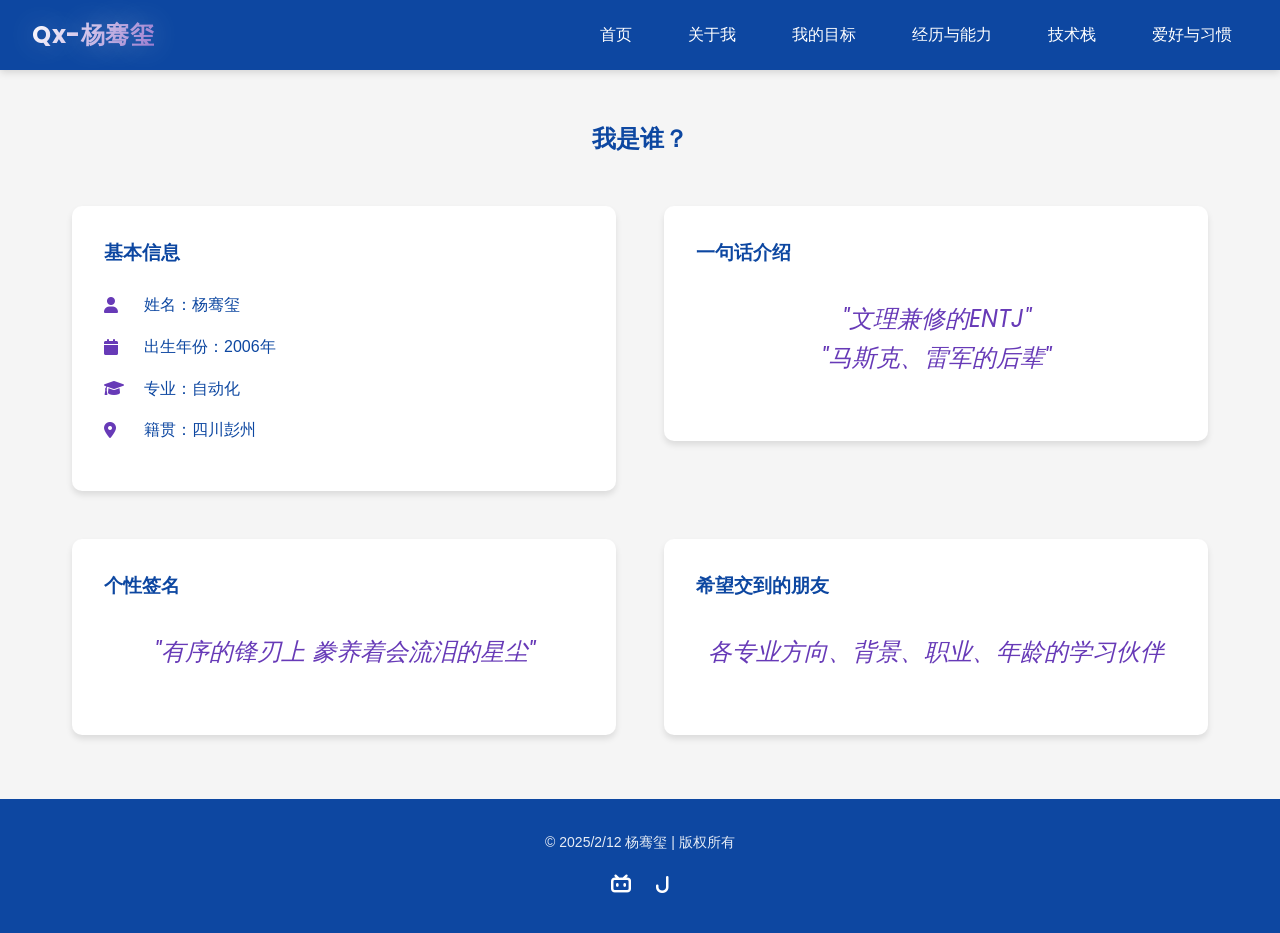
<file: about.html>
<!DOCTYPE html>
<html lang="zh-CN">
<head>
    <meta charset="UTF-8">
    <meta name="viewport" content="width=device-width, initial-scale=1.0">
    <title>关于我 - Qx-杨骞玺</title>
    <link rel="icon" type="image/png" href="images/favicon.png">
    <link rel="shortcut icon" type="image/x-icon" href="images/favicon.ico">
    <meta name="description" content="了解更多关于杨骞玺的信息">
    <link href="https://fonts.googleapis.com/css2?family=Roboto:wght@400;500;700&family=Poppins:wght@600&display=swap" rel="stylesheet">
    <link rel="stylesheet" href="https://cdnjs.cloudflare.com/ajax/libs/font-awesome/6.0.0/css/all.min.css">
    <link rel="stylesheet" href="css/style.css">
    <style>
        .about-section {
            padding: 120px 2rem 4rem;
            max-width: 1200px;
            margin: 0 auto;
        }

        .about-header {
            text-align: center;
            margin-bottom: 3rem;
        }

        .about-content {
            display: grid;
            grid-template-columns: 1fr 1fr;
            gap: 3rem;
            align-items: start;
        }

        .basic-info {
            background: white;
            padding: 2rem;
            border-radius: 10px;
            box-shadow: 0 4px 6px rgba(0,0,0,0.1);
        }

        .basic-info h3 {
            color: var(--primary-color);
            margin-bottom: 1.5rem;
            font-family: var(--font-heading);
        }

        .info-list {
            list-style: none;
        }

        .info-list li {
            margin-bottom: 1rem;
            display: flex;
            align-items: center;
        }

        .info-list i {
            color: var(--secondary-color);
            margin-right: 1rem;
            width: 24px;
        }

        .personal-statement {
            background: white;
            padding: 2rem;
            border-radius: 10px;
            box-shadow: 0 4px 6px rgba(0,0,0,0.1);
        }

        .quote {
            font-size: 1.5rem;
            font-style: italic;
            color: var(--secondary-color);
            text-align: center;
            margin: 2rem 0;
            font-family: var(--font-heading);
        }

        @media screen and (max-width: 768px) {
            .about-content {
                grid-template-columns: 1fr;
            }
        }
    </style>
</head>
<body>
    <!-- 导航栏 -->
    <nav class="navbar">
        <div class="nav-brand">
            <a href="index.html">Qx-杨骞玺</a>
        </div>
        <button class="nav-toggle">
            <i class="fas fa-bars"></i>
        </button>
        <ul class="nav-menu">
            <li><a href="index.html">首页</a></li>
            <li><a href="about.html" class="active">关于我</a></li>
            <li><a href="goals.html">我的目标</a></li>
            <li><a href="skills.html">经历与能力</a></li>
            <li><a href="tech.html">技术栈</a></li>
            <li><a href="hobbies.html">爱好与习惯</a></li>
        </ul>
    </nav>

    <!-- 关于我部分 -->
    <section class="about-section">
        <div class="about-header">
            <h1>我是谁？</h1>
        </div>
        
        <div class="about-content">
            <div class="basic-info">
                <h3>基本信息</h3>
                <ul class="info-list">
                    <li>
                        <i class="fas fa-user"></i>
                        <span>姓名：杨骞玺</span>
                    </li>
                    <li>
                        <i class="fas fa-calendar"></i>
                        <span>出生年份：2006年</span>
                    </li>
                    <li>
                        <i class="fas fa-graduation-cap"></i>
                        <span>专业：自动化</span>
                    </li>
                    <li>
                        <i class="fas fa-map-marker-alt"></i>
                        <span>籍贯：四川彭州</span>
                    </li>
                </ul>
            </div>

            <div class="personal-statement">
                <h3>一句话介绍</h3>
                <div class="quote">
                    "文理兼修的ENTJ"<br>
                    "马斯克、雷军的后辈"
                </div>
            </div>
            <div class="personal-statement">
                <h3>个性签名</h3>
                <div class="quote">
                    "有序的锋刃上 豢养着会流泪的星尘"
                </div>
            </div>
            <div class="personal-statement">
                <h3>希望交到的朋友</h3>
                <div class="quote">
                    各专业方向、背景、职业、年龄的学习伙伴
                </div>
            </div>
        </div>
    </section>

    <!-- 页脚 -->
    <footer class="footer">
        <div class="footer-content">
            <div class="copyright">
                © 2025/2/12 杨骞玺 | 版权所有
            </div>
            <div class="social-links">
                <a href="https://space.bilibili.com/3494371362081330?spm_id_from=333.1007.0.0" target="_blank"><i class="fab fa-bilibili"></i></a>
                <a href="https://web.okjike.com/me" target="_blank"><i class="fa-solid fa-j"></i></a>
            </div>
        </div>
        <button id="back-to-top" class="back-to-top">
            <i class="fas fa-arrow-up"></i>
        </button>
    </footer>

    <!-- JavaScript -->
    <script src="js/main.js"></script>
</body>
</html>
</file>
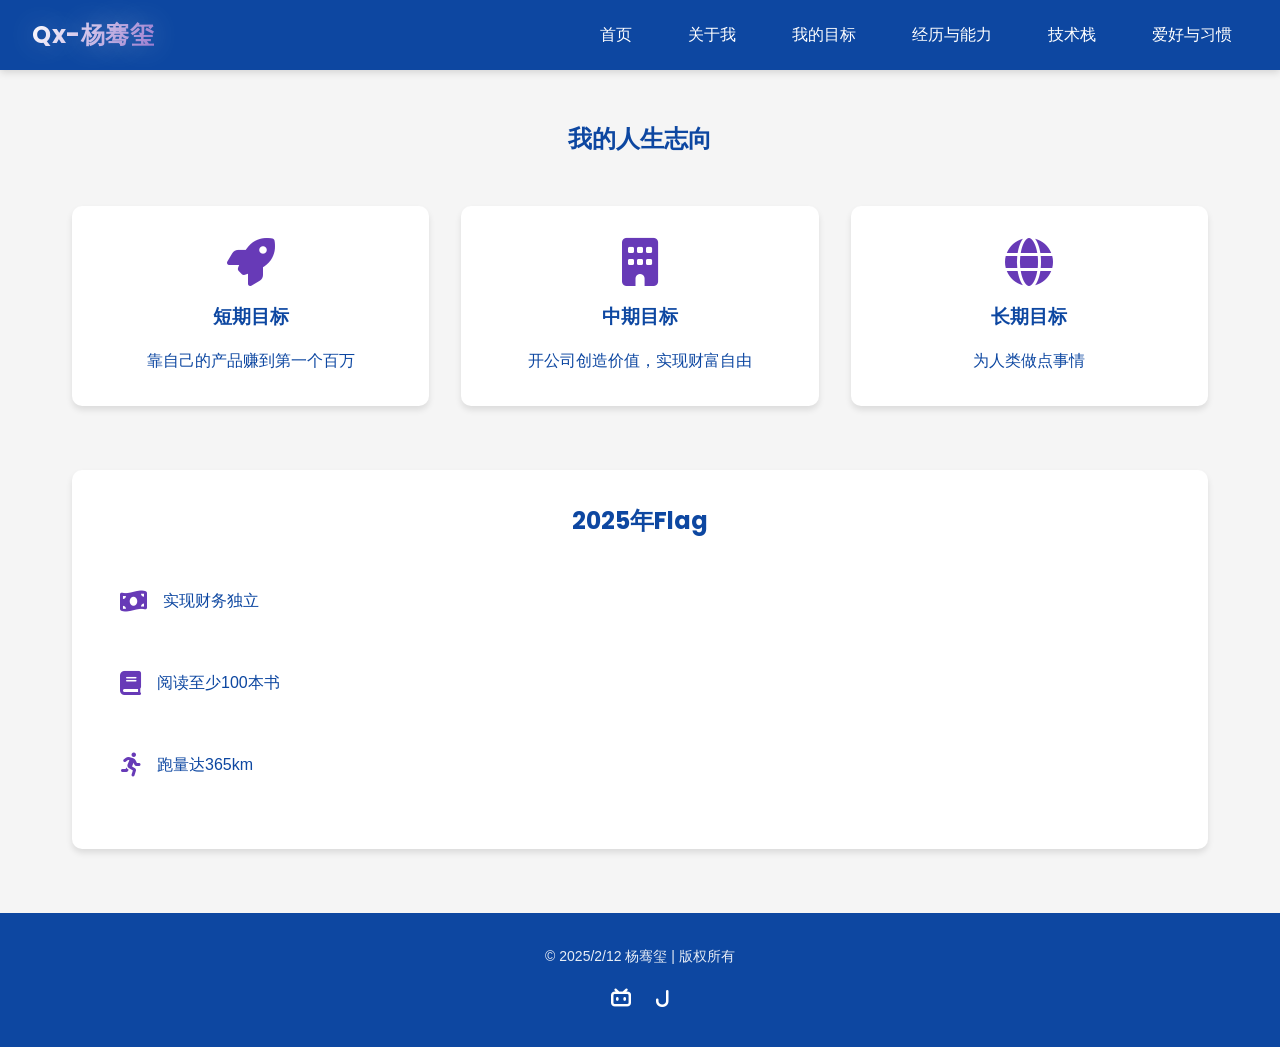
<file: goals.html>
<!DOCTYPE html>
<html lang="zh-CN">
<head>
    <meta charset="UTF-8">
    <meta name="viewport" content="width=device-width, initial-scale=1.0">
    <title>我的目标 - Qx-杨骞玺</title>
    <link rel="icon" type="image/png" href="images/favicon.png">
    <link rel="shortcut icon" type="image/x-icon" href="images/favicon.ico">
    <meta name="description" content="了解我的人生目标和规划">
    <link href="https://fonts.googleapis.com/css2?family=Roboto:wght@400;500;700&family=Poppins:wght@600&display=swap" rel="stylesheet">
    <link rel="stylesheet" href="https://cdnjs.cloudflare.com/ajax/libs/font-awesome/6.0.0/css/all.min.css">
    <link rel="stylesheet" href="css/style.css">
    <style>
        .goals-section {
            padding: 120px 2rem 4rem;
            max-width: 1200px;
            margin: 0 auto;
        }

        .goals-header {
            text-align: center;
            margin-bottom: 3rem;
        }

        .goals-container {
            display: grid;
            grid-template-columns: repeat(3, 1fr);
            gap: 2rem;
            margin-bottom: 4rem;
        }

        .goal-card {
            background: white;
            padding: 2rem;
            border-radius: 10px;
            box-shadow: 0 4px 6px rgba(0,0,0,0.1);
            text-align: center;
            transition: transform 0.3s ease;
        }

        .goal-card:hover {
            transform: translateY(-10px);
        }

        .goal-icon {
            font-size: 3rem;
            color: var(--secondary-color);
            margin-bottom: 1rem;
        }

        .goal-title {
            color: var(--primary-color);
            margin-bottom: 1rem;
            font-family: var(--font-heading);
        }

        .goal-description {
            color: var(--text-color);
            line-height: 1.6;
        }

        .flag-section {
            background: white;
            padding: 2rem;
            border-radius: 10px;
            box-shadow: 0 4px 6px rgba(0,0,0,0.1);
        }

        .flag-title {
            color: var(--primary-color);
            text-align: center;
            margin-bottom: 2rem;
            font-family: var(--font-heading);
        }

        .flag-list {
            list-style: none;
            padding: 0;
        }

        .flag-item {
            display: flex;
            align-items: center;
            margin-bottom: 1.5rem;
            padding: 1rem;
            background: var(--background-color);
            border-radius: 5px;
            transition: transform 0.3s ease;
        }

        .flag-item:hover {
            transform: translateX(10px);
        }

        .flag-icon {
            color: var(--secondary-color);
            font-size: 1.5rem;
            margin-right: 1rem;
        }

        @media screen and (max-width: 768px) {
            .goals-container {
                grid-template-columns: 1fr;
            }
        }
    </style>
</head>
<body>
    <!-- 导航栏 -->
    <nav class="navbar">
        <div class="nav-brand">
            <a href="index.html">Qx-杨骞玺</a>
        </div>
        <button class="nav-toggle">
            <i class="fas fa-bars"></i>
        </button>
        <ul class="nav-menu">
            <li><a href="index.html">首页</a></li>
            <li><a href="about.html">关于我</a></li>
            <li><a href="goals.html" class="active">我的目标</a></li>
            <li><a href="skills.html">经历与能力</a></li>
            <li><a href="tech.html">技术栈</a></li>
            <li><a href="hobbies.html">爱好与习惯</a></li>
        </ul>
    </nav>

    <!-- 目标部分 -->
    <section class="goals-section">
        <div class="goals-header">
            <h1>我的人生志向</h1>
        </div>
        
        <div class="goals-container">
            <div class="goal-card">
                <i class="fas fa-rocket goal-icon"></i>
                <h3 class="goal-title">短期目标</h3>
                <p class="goal-description">靠自己的产品赚到第一个百万</p>
            </div>

            <div class="goal-card">
                <i class="fas fa-building goal-icon"></i>
                <h3 class="goal-title">中期目标</h3>
                <p class="goal-description">开公司创造价值，实现财富自由</p>
            </div>

            <div class="goal-card">
                <i class="fas fa-globe goal-icon"></i>
                <h3 class="goal-title">长期目标</h3>
                <p class="goal-description">为人类做点事情</p>
            </div>
        </div>

        <div class="flag-section">
            <h2 class="flag-title">2025年Flag</h2>
            <ul class="flag-list">
                <li class="flag-item">
                    <i class="fas fa-money-bill-wave flag-icon"></i>
                    <span>实现财务独立</span>
                </li>
                <li class="flag-item">
                    <i class="fas fa-book flag-icon"></i>
                    <span>阅读至少100本书</span>
                </li>
                <li class="flag-item">
                    <i class="fas fa-running flag-icon"></i>
                    <span>跑量达365km</span>
                </li>
            </ul>
        </div>
    </section>

    <!-- 页脚 -->
    <footer class="footer">
        <div class="footer-content">
            <div class="copyright">
                © 2025/2/12 杨骞玺 | 版权所有
            </div>
            <div class="social-links">
                <a href="https://space.bilibili.com/3494371362081330?spm_id_from=333.1007.0.0" target="_blank"><i class="fab fa-bilibili"></i></a>
                <a href="https://web.okjike.com/me" target="_blank"><i class="fa-solid fa-j"></i></a>
            </div>
        </div>
        <button id="back-to-top" class="back-to-top">
            <i class="fas fa-arrow-up"></i>
        </button>
    </footer>

    <!-- JavaScript -->
    <script src="js/main.js"></script>
</body>
</html>
</file>
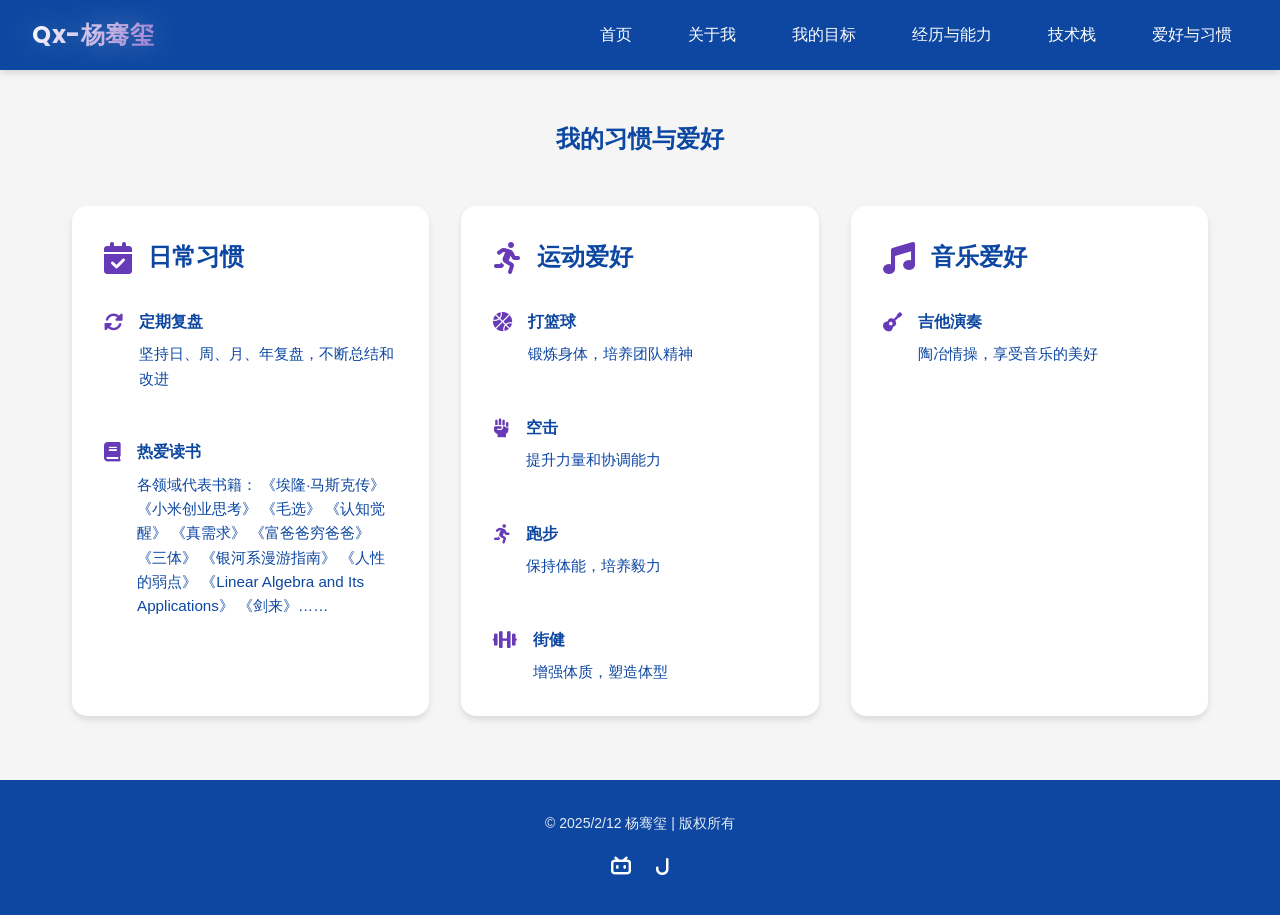
<file: hobbies.html>
<!DOCTYPE html>
<html lang="zh-CN">
<head>
    <meta charset="UTF-8">
    <meta name="viewport" content="width=device-width, initial-scale=1.0">
    <title>爱好与习惯 - Qx-杨骞玺</title>
    <link rel="icon" type="image/png" href="images/favicon.png">
    <link rel="shortcut icon" type="image/x-icon" href="images/favicon.ico">
    <meta name="description" content="了解我的爱好与日常习惯">
    <link href="https://fonts.googleapis.com/css2?family=Roboto:wght@400;500;700&family=Poppins:wght@600&display=swap" rel="stylesheet">
    <link rel="stylesheet" href="https://cdnjs.cloudflare.com/ajax/libs/font-awesome/6.0.0/css/all.min.css">
    <link rel="stylesheet" href="css/style.css">
    <style>
        .hobbies-section {
            padding: 120px 2rem 4rem;
            max-width: 1200px;
            margin: 0 auto;
        }

        .hobbies-header {
            text-align: center;
            margin-bottom: 3rem;
        }

        .hobbies-container {
            display: grid;
            grid-template-columns: repeat(auto-fit, minmax(300px, 1fr));
            gap: 2rem;
        }

        .hobby-category {
            background: white;
            padding: 2rem;
            border-radius: 15px;
            box-shadow: 0 4px 6px rgba(0,0,0,0.1);
            transition: transform 0.3s ease;
        }

        .hobby-category:hover {
            transform: translateY(-10px);
        }

        .category-header {
            display: flex;
            align-items: center;
            margin-bottom: 2rem;
            color: var(--primary-color);
        }

        .category-header i {
            font-size: 2rem;
            margin-right: 1rem;
            color: var(--secondary-color);
        }

        .category-title {
            font-family: var(--font-heading);
            font-size: 1.5rem;
        }

        .hobby-list {
            list-style: none;
            padding: 0;
        }

        .hobby-item {
            display: flex;
            align-items: flex-start;
            margin-bottom: 1.5rem;
            padding-bottom: 1.5rem;
            border-bottom: 1px solid var(--background-color);
        }

        .hobby-item:last-child {
            border-bottom: none;
            margin-bottom: 0;
            padding-bottom: 0;
        }

        .hobby-icon {
            font-size: 1.2rem;
            color: var(--secondary-color);
            margin-right: 1rem;
            margin-top: 0.2rem;
        }

        .hobby-content h4 {
            color: var(--primary-color);
            margin-bottom: 0.5rem;
            font-family: var(--font-heading);
        }

        .hobby-content p {
            color: var(--text-color);
            font-size: 0.95rem;
            line-height: 1.6;
        }

        .book-list {
            display: grid;
            grid-template-columns: repeat(auto-fill, minmax(150px, 1fr));
            gap: 1rem;
            margin-top: 1rem;
        }

        .book-item {
            background: var(--background-color);
            padding: 1rem;
            border-radius: 8px;
            text-align: center;
            transition: all 0.3s ease;
        }

        .book-item:hover {
            background: var(--secondary-color);
            color: white;
            transform: scale(1.05);
        }

        .book-item i {
            font-size: 1.5rem;
            margin-bottom: 0.5rem;
        }

        @media screen and (max-width: 768px) {
            .hobbies-container {
                grid-template-columns: 1fr;
            }
        }
    </style>
</head>
<body>
    <!-- 导航栏 -->
    <nav class="navbar">
        <div class="nav-brand">
            <a href="index.html">Qx-杨骞玺</a>
        </div>
        <button class="nav-toggle">
            <i class="fas fa-bars"></i>
        </button>
        <ul class="nav-menu">
            <li><a href="index.html">首页</a></li>
            <li><a href="about.html">关于我</a></li>
            <li><a href="goals.html">我的目标</a></li>
            <li><a href="skills.html">经历与能力</a></li>
            <li><a href="tech.html">技术栈</a></li>
            <li><a href="hobbies.html" class="active">爱好与习惯</a></li>
        </ul>
    </nav>

    <!-- 爱好与习惯部分 -->
    <section class="hobbies-section">
        <div class="hobbies-header">
            <h1>我的习惯与爱好</h1>
        </div>
        
        <div class="hobbies-container">
            <div class="hobby-category">
                <div class="category-header">
                    <i class="fas fa-calendar-check"></i>
                    <h3 class="category-title">日常习惯</h3>
                </div>
                <ul class="hobby-list">
                    <li class="hobby-item">
                        <i class="fas fa-sync-alt hobby-icon"></i>
                        <div class="hobby-content">
                            <h4>定期复盘</h4>
                            <p>坚持日、周、月、年复盘，不断总结和改进</p>
                        </div>
                    </li>
                    <li class="hobby-item">
                        <i class="fas fa-book hobby-icon"></i>
                        <div class="hobby-content">
                            <h4>热爱读书</h4>
                            <p>各领域代表书籍：
                            《埃隆·马斯克传》
                            《小米创业思考》
                            《毛选》
                            《认知觉醒》
                            《真需求》
                            《富爸爸穷爸爸》
                            《三体》
                            《银河系漫游指南》
                            《人性的弱点》
                            《Linear Algebra and Its Applications》
                            《剑来》……
                            </p>
                        </div>
                    </li>
                </ul>
            </div>

            <div class="hobby-category">
                <div class="category-header">
                    <i class="fas fa-running"></i>
                    <h3 class="category-title">运动爱好</h3>
                </div>
                <ul class="hobby-list">
                    <li class="hobby-item">
                        <i class="fas fa-basketball-ball hobby-icon"></i>
                        <div class="hobby-content">
                            <h4>打篮球</h4>
                            <p>锻炼身体，培养团队精神</p>
                        </div>
                    </li>
                    <li class="hobby-item">
                        <i class="fas fa-fist-raised hobby-icon"></i>
                        <div class="hobby-content">
                            <h4>空击</h4>
                            <p>提升力量和协调能力</p>
                        </div>
                    </li>
                    <li class="hobby-item">
                        <i class="fas fa-running hobby-icon"></i>
                        <div class="hobby-content">
                            <h4>跑步</h4>
                            <p>保持体能，培养毅力</p>
                        </div>
                    </li>
                    <li class="hobby-item">
                        <i class="fas fa-dumbbell hobby-icon"></i>
                        <div class="hobby-content">
                            <h4>街健</h4>
                            <p>增强体质，塑造体型</p>
                        </div>
                    </li>
                </ul>
            </div>

            <div class="hobby-category">
                <div class="category-header">
                    <i class="fas fa-music"></i>
                    <h3 class="category-title">音乐爱好</h3>
                </div>
                <ul class="hobby-list">
                    <li class="hobby-item">
                        <i class="fas fa-guitar hobby-icon"></i>
                        <div class="hobby-content">
                            <h4>吉他演奏</h4>
                            <p>陶冶情操，享受音乐的美好</p>
                        </div>
                    </li>
                </ul>
            </div>
        </div>
    </section>

    <!-- 页脚 -->
    <footer class="footer">
        <div class="footer-content">
            <div class="copyright">
                © 2025/2/12 杨骞玺 | 版权所有
            </div>
            <div class="social-links">
                <a href="https://space.bilibili.com/3494371362081330?spm_id_from=333.1007.0.0" target="_blank"><i class="fab fa-bilibili"></i></a>
                <a href="https://web.okjike.com/me" target="_blank"><i class="fa-solid fa-j"></i></a>
            </div>
        </div>
        <button id="back-to-top" class="back-to-top">
            <i class="fas fa-arrow-up"></i>
        </button>
    </footer>

    <!-- JavaScript -->
    <script src="js/main.js"></script>
</body>
</html>
</file>
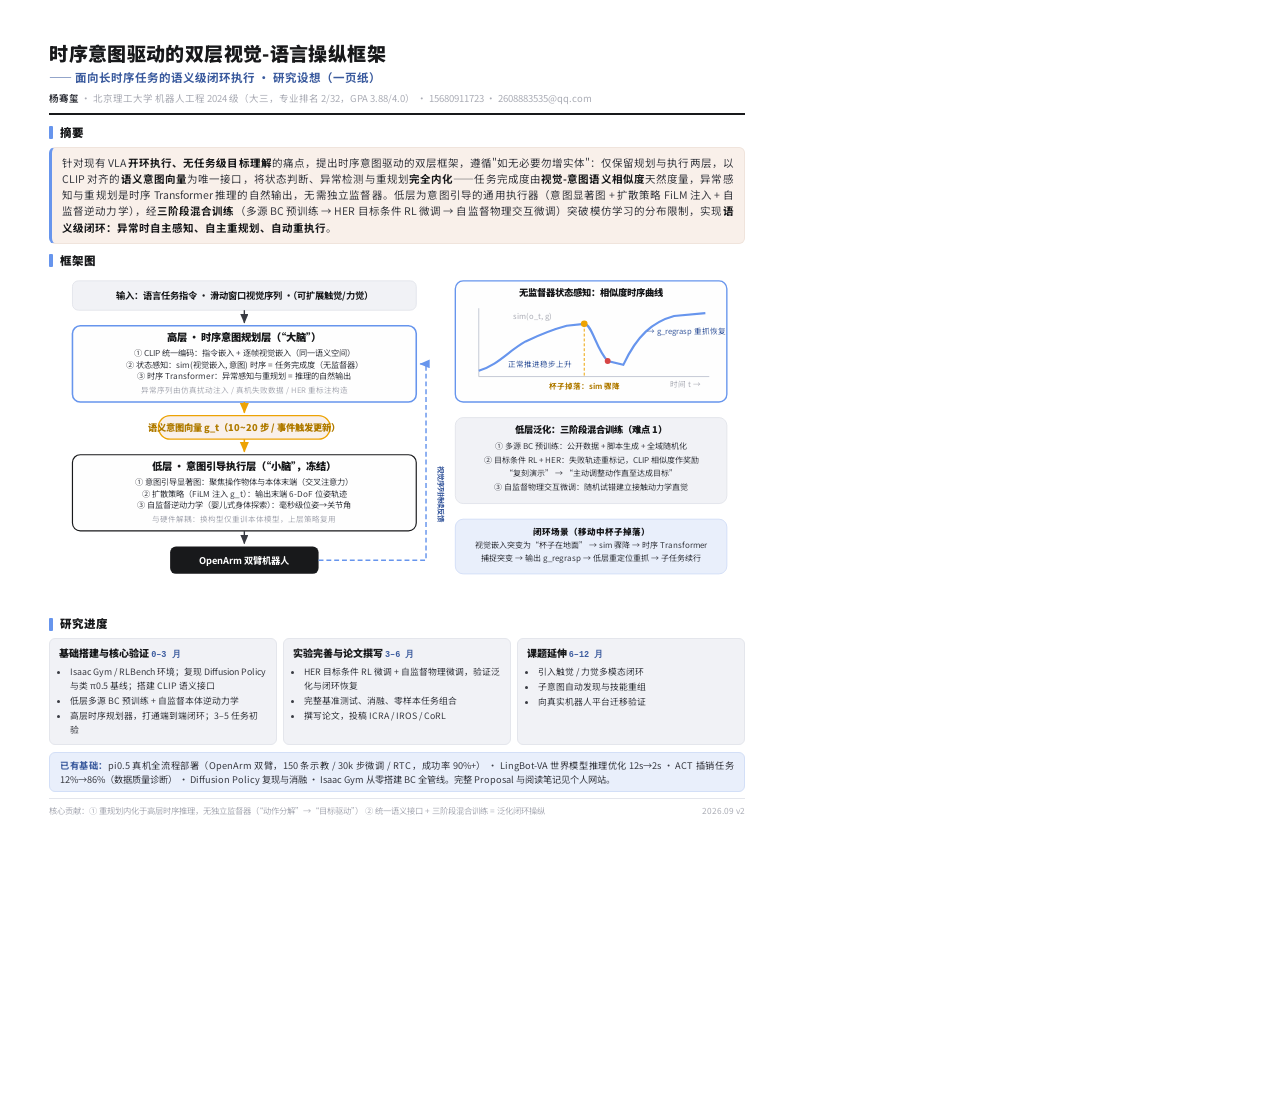
<file: proposal-onepager.html>
<!DOCTYPE html>
<html lang="zh-CN">
<head>
<meta charset="UTF-8">
<title>研究设想一页纸 · 杨骞玺</title>
<link rel="preconnect" href="https://fonts.googleapis.com">
<link rel="preconnect" href="https://fonts.gstatic.com" crossorigin>
<link href="https://fonts.googleapis.com/css2?family=Noto+Sans+SC:wght@400;500;700;900&display=swap" rel="stylesheet">
<style>
  @page { size: A4; margin: 0; }
  * { box-sizing: border-box; margin: 0; padding: 0; }
  body {
    width: 210mm; min-height: 296mm;
    padding: 10mm 13mm 8mm;
    font-family: 'Noto Sans SC','Noto Sans CJK SC','AR PL UKai CN',sans-serif;
    color: #393B42; font-size: 10.5px; line-height: 1.55;
  }
  .hdr { border-bottom: 2.5px solid #18191B; padding-bottom: 7px; margin-bottom: 9px; }
  .hdr h1 { font-size: 19px; font-weight: 900; color: #18191B; letter-spacing: .02em; }
  .hdr .sub { font-size: 11.5px; color: #3B5B9E; font-weight: 700; margin-top: 2px; }
  .hdr .who { font-size: 9.5px; color: #AAACB5; margin-top: 4px; }
  .hdr .who b { color: #393B42; font-weight: 700; }
  .sec-t {
    font-size: 11.5px; font-weight: 900; color: #18191B; margin: 8px 0 5px;
    display: flex; align-items: center; gap: 7px;
  }
  .sec-t::before { content: ""; width: 4px; height: 13px; background: #6795ED; border-radius: 1px; }
  .abstract {
    background: #F9F0EA; border: 1px solid #F0E4DC; border-left: 3px solid #6795ED;
    border-radius: 6px; padding: 7px 10px; text-align: justify;
  }
  .abstract b { color: #18191B; }
  svg text { font-family: 'Noto Sans SC','Noto Sans CJK SC',sans-serif; }
  .tl { display: grid; grid-template-columns: 1fr 1fr 1fr; gap: 6px; }
  .tl .ph { background: #F1F2F6; border: 1px solid #E4E6EC; border-radius: 6px; padding: 6px 9px; }
  .tl .ph h4 { font-size: 10px; color: #18191B; font-weight: 900; }
  .tl .ph .rng { font-size: 8.5px; font-family: monospace; color: #3B5B9E; font-weight: 700; }
  .tl .ph ul { margin: 3px 0 0 11px; }
  .tl .ph li { font-size: 8.8px; margin: 1.5px 0; }
  .base {
    margin-top: 7px; background: #E9EFFB; border: 1px solid #D3DFF7; border-radius: 6px;
    padding: 5px 10px; font-size: 9.2px; text-align: justify;
  }
  .base b { color: #3B5B9E; }
  .foot { margin-top: 6px; padding-top: 5px; border-top: 1px solid #E4E6EC;
    font-size: 8.3px; color: #AAACB5; display: flex; justify-content: space-between; }
</style>
</head>
<body>

  <div class="hdr">
    <h1>时序意图驱动的双层视觉-语言操纵框架</h1>
    <div class="sub">—— 面向长时序任务的语义级闭环执行 · 研究设想（一页纸）</div>
    <div class="who"><b>杨骞玺</b> · 北京理工大学 机器人工程 2024 级（大三，专业排名 2/32，GPA 3.88/4.0） · 15680911723 · 2608883535@qq.com</div>
  </div>

  <div class="sec-t">摘要</div>
  <div class="abstract">
    针对现有 VLA <b>开环执行、无任务级目标理解</b>的痛点，提出时序意图驱动的双层框架，遵循"如无必要勿增实体"：仅保留规划与执行两层，以 CLIP 对齐的<b>语义意图向量</b>为唯一接口，将状态判断、异常检测与重规划<b>完全内化</b>——任务完成度由<b>视觉-意图语义相似度</b>天然度量，异常感知与重规划是时序 Transformer 推理的自然输出，无需独立监督器。低层为意图引导的通用执行器（意图显著图 + 扩散策略 FiLM 注入 + 自监督逆动力学），经<b>三阶段混合训练</b>（多源 BC 预训练 → HER 目标条件 RL 微调 → 自监督物理交互微调）突破模仿学习的分布限制，实现<b>语义级闭环：异常时自主感知、自主重规划、自动重执行</b>。
  </div>

  <div class="sec-t">框架图</div>
  <svg viewBox="0 0 712 336" width="100%">
    <defs>
      <marker id="ar" markerWidth="8" markerHeight="8" refX="6.5" refY="3" orient="auto"><path d="M0,0 L7,3 L0,6 Z" fill="#393B42"/></marker>
      <marker id="arA" markerWidth="8" markerHeight="8" refX="6.5" refY="3" orient="auto"><path d="M0,0 L7,3 L0,6 Z" fill="#EDA304"/></marker>
      <marker id="arB" markerWidth="8" markerHeight="8" refX="6.5" refY="3" orient="auto"><path d="M0,0 L7,3 L0,6 Z" fill="#6795ED"/></marker>
    </defs>

    <!-- 输入 -->
    <rect x="24" y="6" width="352" height="30" rx="6" fill="#F1F2F6" stroke="#E4E6EC"/>
    <text x="200" y="25" text-anchor="middle" font-size="9.5" font-weight="700" fill="#18191B">输入：语言任务指令 · 滑动窗口视觉序列 ·（可扩展触觉/力觉）</text>

    <!-- 高层 -->
    <rect x="24" y="52" width="352" height="78" rx="8" fill="#FEFEFE" stroke="#6795ED" stroke-width="1.6"/>
    <text x="200" y="68" text-anchor="middle" font-size="10.5" font-weight="900" fill="#18191B">高层 · 时序意图规划层（“大脑”）</text>
    <text x="200" y="83" text-anchor="middle" font-size="8.4" fill="#393B42">① CLIP 统一编码：指令嵌入 + 逐帧视觉嵌入（同一语义空间）</text>
    <text x="200" y="95" text-anchor="middle" font-size="8.4" fill="#393B42">② 状态感知：sim(视觉嵌入, 意图) 时序 = 任务完成度（无监督器）</text>
    <text x="200" y="107" text-anchor="middle" font-size="8.4" fill="#393B42">③ 时序 Transformer：异常感知与重规划 = 推理的自然输出</text>
    <text x="200" y="121" text-anchor="middle" font-size="7.8" fill="#AAACB5">异常序列由仿真扰动注入 / 真机失败数据 / HER 重标注构造</text>

    <!-- 意图向量 -->
    <rect x="112" y="144" width="176" height="24" rx="12" fill="#F9F0EA" stroke="#EDA304" stroke-width="1.4"/>
    <text x="200" y="160" text-anchor="middle" font-size="9.5" font-weight="900" fill="#B07B00">语义意图向量 g_t（10~20 步 / 事件触发更新）</text>

    <!-- 低层 -->
    <rect x="24" y="184" width="352" height="78" rx="8" fill="#FEFEFE" stroke="#18191B" stroke-width="1.2"/>
    <text x="200" y="200" text-anchor="middle" font-size="10.5" font-weight="900" fill="#18191B">低层 · 意图引导执行层（“小脑”，冻结）</text>
    <text x="200" y="215" text-anchor="middle" font-size="8.4" fill="#393B42">① 意图引导显著图：聚焦操作物体与本体末端（交叉注意力）</text>
    <text x="200" y="227" text-anchor="middle" font-size="8.4" fill="#393B42">② 扩散策略（FiLM 注入 g_t）：输出末端 6-DoF 位姿轨迹</text>
    <text x="200" y="239" text-anchor="middle" font-size="8.4" fill="#393B42">③ 自监督逆动力学（婴儿式身体探索）：毫秒级位姿→关节角</text>
    <text x="200" y="253" text-anchor="middle" font-size="7.8" fill="#AAACB5">与硬件解耦：换构型仅重训本体模型，上层策略复用</text>

    <!-- 机器人 -->
    <rect x="124" y="278" width="152" height="28" rx="6" fill="#18191B"/>
    <text x="200" y="296" text-anchor="middle" font-size="9.5" font-weight="700" fill="#FFFFFF">OpenArm 双臂机器人</text>

    <!-- 主链路箭头 -->
    <line x1="200" y1="36" x2="200" y2="49" stroke="#393B42" stroke-width="1.4" marker-end="url(#ar)"/>
    <line x1="200" y1="130" x2="200" y2="141" stroke="#EDA304" stroke-width="1.6" marker-end="url(#arA)"/>
    <line x1="200" y1="168" x2="200" y2="181" stroke="#EDA304" stroke-width="1.6" marker-end="url(#arA)"/>
    <line x1="200" y1="262" x2="200" y2="275" stroke="#393B42" stroke-width="1.4" marker-end="url(#ar)"/>

    <!-- 右侧：相似度监测曲线（核心新机制） -->
    <rect x="416" y="6" width="278" height="124" rx="8" fill="#FEFEFE" stroke="#6795ED" stroke-width="1.4"/>
    <text x="555" y="22" text-anchor="middle" font-size="9.5" font-weight="900" fill="#18191B">无监督器状态感知：相似度时序曲线</text>
    <!-- 坐标轴 -->
    <line x1="440" y1="104" x2="676" y2="104" stroke="#C4C9D4" stroke-width="1"/>
    <line x1="440" y1="104" x2="440" y2="34" stroke="#C4C9D4" stroke-width="1"/>
    <!-- 相似度曲线：上升→骤降→恢复 -->
    <path d="M 440 98 C 460 92, 470 78, 488 68 C 505 60, 515 56, 530 52 L 548 50 C 556 50, 560 76, 572 88 L 588 92 C 602 62, 618 48, 640 42 L 672 39"
          fill="none" stroke="#6795ED" stroke-width="2.2"/>
    <!-- 异常标记 -->
    <circle cx="548" cy="50" r="3.4" fill="#EDA304"/>
    <line x1="548" y1="50" x2="548" y2="104" stroke="#EDA304" stroke-width="1" stroke-dasharray="3,2"/>
    <text x="548" y="117" text-anchor="middle" font-size="7.8" fill="#B07B00" font-weight="700">杯子掉落：sim 骤降</text>
    <circle cx="572" cy="88" r="3" fill="#D64545"/>
    <text x="475" y="45" font-size="7.8" fill="#AAACB5">sim(o_t, g)</text>
    <text x="668" y="115" text-anchor="end" font-size="7.8" fill="#AAACB5">时间 t →</text>
    <text x="612" y="60" font-size="7.8" fill="#3B5B9E">→ g_regrasp 重抓恢复</text>
    <text x="470" y="94" font-size="7.8" fill="#3B5B9E">正常推进稳步上升</text>

    <!-- 右侧：三阶段混合训练 -->
    <rect x="416" y="146" width="278" height="88" rx="8" fill="#F1F2F6" stroke="#E4E6EC"/>
    <text x="555" y="162" text-anchor="middle" font-size="9.5" font-weight="900" fill="#18191B">低层泛化：三阶段混合训练（难点 1）</text>
    <text x="555" y="178" text-anchor="middle" font-size="8.2" fill="#393B42">① 多源 BC 预训练：公开数据 + 脚本生成 + 全域随机化</text>
    <text x="555" y="192" text-anchor="middle" font-size="8.2" fill="#393B42">② 目标条件 RL + HER：失败轨迹重标记，CLIP 相似度作奖励</text>
    <text x="555" y="206" text-anchor="middle" font-size="8.2" fill="#393B42">“复刻演示” → “主动调整动作直至达成目标”</text>
    <text x="555" y="220" text-anchor="middle" font-size="8.2" fill="#393B42">③ 自监督物理交互微调：随机试错建立接触动力学直觉</text>

    <!-- 右侧：闭环场景 -->
    <rect x="416" y="250" width="278" height="56" rx="8" fill="#E9EFFB" stroke="#D3DFF7"/>
    <text x="555" y="266" text-anchor="middle" font-size="8.8" font-weight="900" fill="#18191B">闭环场景（移动中杯子掉落）</text>
    <text x="555" y="280" text-anchor="middle" font-size="8.2" fill="#393B42">视觉嵌入突变为“杯子在地面” → sim 骤降 → 时序 Transformer</text>
    <text x="555" y="293" text-anchor="middle" font-size="8.2" fill="#393B42">捕捉突变 → 输出 g_regrasp → 低层重定位重抓 → 子任务续行</text>

    <!-- 反馈虚线：机器人 → 高层（视觉反馈） -->
    <path d="M 276 292 L 386 292 L 386 91 L 380 91" fill="none" stroke="#6795ED" stroke-width="1.5" stroke-dasharray="5,3" marker-end="url(#arB)"/>
    <text x="398" y="196" font-size="7.6" fill="#3B5B9E" font-weight="700" transform="rotate(90 398 196)">视觉序列持续反馈</text>
  </svg>

  <div class="sec-t">研究进度</div>
  <div class="tl">
    <div class="ph">
      <h4>基础搭建与核心验证 <span class="rng">0–3 月</span></h4>
      <ul>
        <li>Isaac Gym / RLBench 环境；复现 Diffusion Policy 与类 π0.5 基线；搭建 CLIP 语义接口</li>
        <li>低层多源 BC 预训练 + 自监督本体逆动力学</li>
        <li>高层时序规划器，打通端到端闭环；3–5 任务初验</li>
      </ul>
    </div>
    <div class="ph">
      <h4>实验完善与论文撰写 <span class="rng">3–6 月</span></h4>
      <ul>
        <li>HER 目标条件 RL 微调 + 自监督物理微调，验证泛化与闭环恢复</li>
        <li>完整基准测试、消融、零样本任务组合</li>
        <li>撰写论文，投稿 ICRA / IROS / CoRL</li>
      </ul>
    </div>
    <div class="ph">
      <h4>课题延伸 <span class="rng">6–12 月</span></h4>
      <ul>
        <li>引入触觉 / 力觉多模态闭环</li>
        <li>子意图自动发现与技能重组</li>
        <li>向真实机器人平台迁移验证</li>
      </ul>
    </div>
  </div>

  <div class="base">
    <b>已有基础：</b>pi0.5 真机全流程部署（OpenArm 双臂，150 条示教 / 30k 步微调 / RTC，成功率 90%+） · LingBot-VA 世界模型推理优化 12s→2s · ACT 插销任务 12%→86%（数据质量诊断） · Diffusion Policy 复现与消融 · Isaac Gym 从零搭建 BC 全管线。完整 Proposal 与阅读笔记见个人网站。
  </div>

  <div class="foot">
    <span>核心贡献：① 重规划内化于高层时序推理，无独立监督器（“动作分解”→“目标驱动”） ② 统一语义接口 + 三阶段混合训练 = 泛化闭环操纵</span>
    <span>2026.09 v2</span>
  </div>

</body>
</html>
</file>
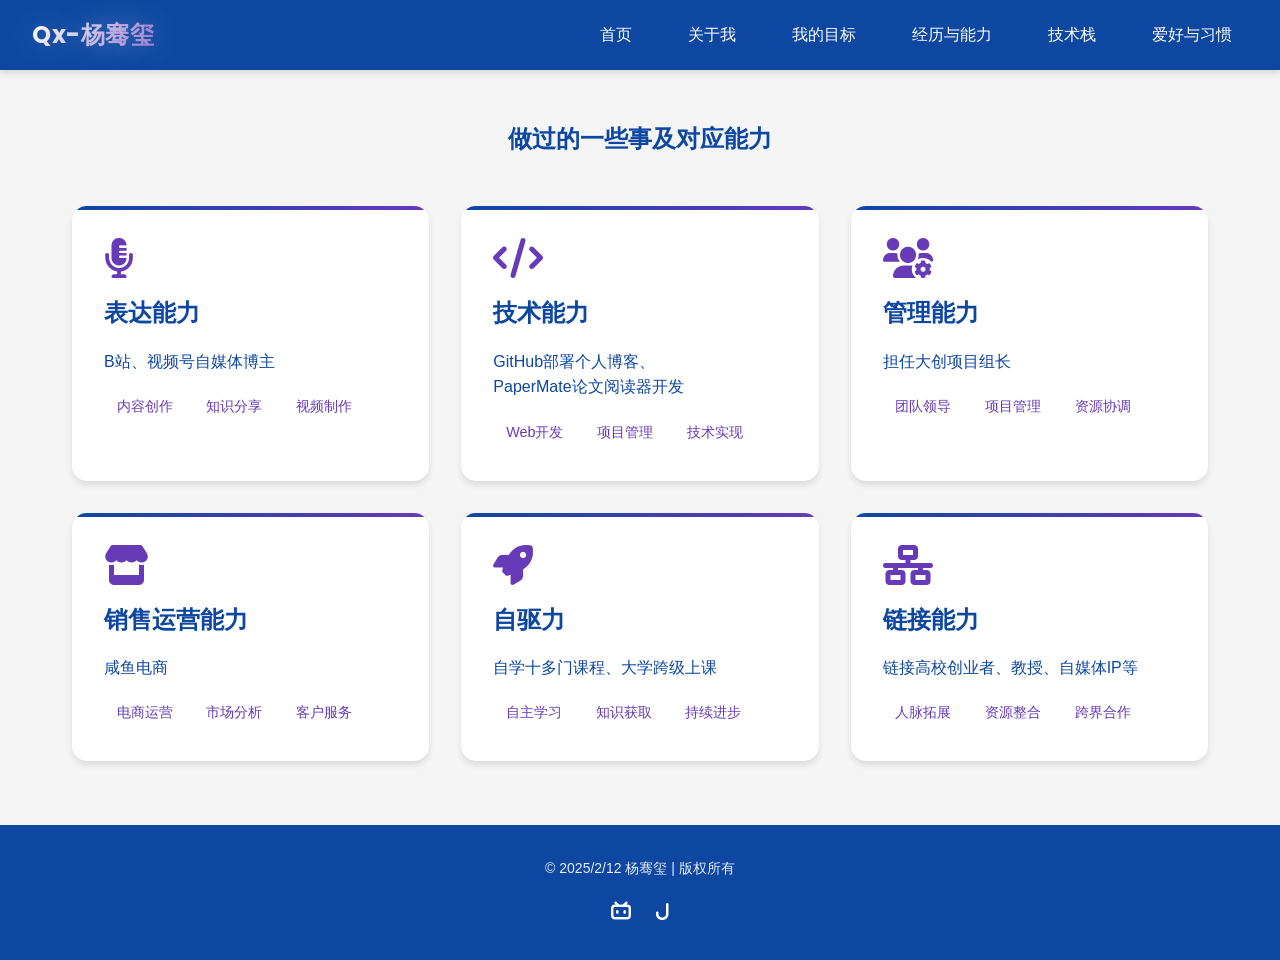
<file: skills.html>
<!DOCTYPE html>
<html lang="zh-CN">
<head>
    <meta charset="UTF-8">
    <meta name="viewport" content="width=device-width, initial-scale=1.0">
    <title>经历与能力 - Qx-杨骞玺</title>
    <link rel="icon" type="image/png" href="images/favicon.png">
    <link rel="shortcut icon" type="image/x-icon" href="images/favicon.ico">
    <meta name="description" content="我的经历与能力展示">
    <link href="https://fonts.googleapis.com/css2?family=Roboto:wght@400;500;700&family=Poppins:wght@600&display=swap" rel="stylesheet">
    <link rel="stylesheet" href="https://cdnjs.cloudflare.com/ajax/libs/font-awesome/6.0.0/css/all.min.css">
    <link rel="stylesheet" href="css/style.css">
    <style>
        .skills-section {
            padding: 120px 2rem 4rem;
            max-width: 1200px;
            margin: 0 auto;
        }

        .skills-header {
            text-align: center;
            margin-bottom: 3rem;
        }

        .skills-grid {
            display: grid;
            grid-template-columns: repeat(auto-fit, minmax(300px, 1fr));
            gap: 2rem;
        }

        .skill-card {
            background: white;
            border-radius: 15px;
            padding: 2rem;
            box-shadow: 0 4px 6px rgba(0,0,0,0.1);
            transition: all 0.3s ease;
            position: relative;
            overflow: hidden;
        }

        .skill-card::before {
            content: '';
            position: absolute;
            top: 0;
            left: 0;
            width: 100%;
            height: 4px;
            background: linear-gradient(to right, var(--primary-color), var(--secondary-color));
        }

        .skill-card:hover {
            transform: translateY(-10px);
            box-shadow: 0 10px 20px rgba(0,0,0,0.15);
        }

        .skill-icon {
            font-size: 2.5rem;
            color: var(--secondary-color);
            margin-bottom: 1rem;
        }

        .skill-title {
            color: var(--primary-color);
            font-size: 1.5rem;
            margin-bottom: 1rem;
            font-family: var(--font-heading);
        }

        .skill-description {
            color: var(--text-color);
            line-height: 1.6;
            margin-bottom: 1rem;
        }

        .skill-tags {
            display: flex;
            flex-wrap: wrap;
            gap: 0.5rem;
            margin-top: 1rem;
        }

        .skill-tag {
            background: var(--background-color);
            padding: 0.3rem 0.8rem;
            border-radius: 15px;
            font-size: 0.9rem;
            color: var(--secondary-color);
        }

        @media screen and (max-width: 768px) {
            .skills-grid {
                grid-template-columns: 1fr;
            }
        }

        /* 动画效果 */
        .skill-card {
            opacity: 0;
            transform: translateY(20px);
            animation: fadeInUp 0.6s ease forwards;
        }

        .skill-card:nth-child(2) {
            animation-delay: 0.2s;
        }

        .skill-card:nth-child(3) {
            animation-delay: 0.4s;
        }

        .skill-card:nth-child(4) {
            animation-delay: 0.6s;
        }

        .skill-card:nth-child(5) {
            animation-delay: 0.8s;
        }

        .skill-card:nth-child(6) {
            animation-delay: 1s;
        }

        @keyframes fadeInUp {
            to {
                opacity: 1;
                transform: translateY(0);
            }
        }
    </style>
</head>
<body>
    <!-- 导航栏 -->
    <nav class="navbar">
        <div class="nav-brand">
            <a href="index.html">Qx-杨骞玺</a>
        </div>
        <button class="nav-toggle">
            <i class="fas fa-bars"></i>
        </button>
        <ul class="nav-menu">
            <li><a href="index.html">首页</a></li>
            <li><a href="about.html">关于我</a></li>
            <li><a href="goals.html">我的目标</a></li>
            <li><a href="skills.html" class="active">经历与能力</a></li>
            <li><a href="tech.html">技术栈</a></li>
            <li><a href="hobbies.html">爱好与习惯</a></li>
        </ul>
    </nav>

    <!-- 经历与能力部分 -->
    <section class="skills-section">
        <div class="skills-header">
            <h1>做过的一些事及对应能力</h1>
        </div>
        
        <div class="skills-grid">
            <div class="skill-card">
                <i class="fas fa-microphone-alt skill-icon"></i>
                <h3 class="skill-title">表达能力</h3>
                <p class="skill-description">B站、视频号自媒体博主</p>
                <div class="skill-tags">
                    <span class="skill-tag">内容创作</span>
                    <span class="skill-tag">知识分享</span>
                    <span class="skill-tag">视频制作</span>
                </div>
            </div>

            <div class="skill-card">
                <i class="fas fa-code skill-icon"></i>
                <h3 class="skill-title">技术能力</h3>
                <p class="skill-description">GitHub部署个人博客、<br>PaperMate论文阅读器开发</p>
                <div class="skill-tags">
                    <span class="skill-tag">Web开发</span>
                    <span class="skill-tag">项目管理</span>
                    <span class="skill-tag">技术实现</span>
                </div>
            </div>

            <div class="skill-card">
                <i class="fas fa-users-cog skill-icon"></i>
                <h3 class="skill-title">管理能力</h3>
                <p class="skill-description">担任大创项目组长<br></p>
                <div class="skill-tags">
                    <span class="skill-tag">团队领导</span>
                    <span class="skill-tag">项目管理</span>
                    <span class="skill-tag">资源协调</span>
                </div>
            </div>

            <div class="skill-card">
                <i class="fas fa-store skill-icon"></i>
                <h3 class="skill-title">销售运营能力</h3>
                <p class="skill-description">咸鱼电商</p>
                <div class="skill-tags">
                    <span class="skill-tag">电商运营</span>
                    <span class="skill-tag">市场分析</span>
                    <span class="skill-tag">客户服务</span>
                </div>
            </div>

            <div class="skill-card">
                <i class="fas fa-rocket skill-icon"></i>
                <h3 class="skill-title">自驱力</h3>
                <p class="skill-description">自学十多门课程、大学跨级上课</p>
                <div class="skill-tags">
                    <span class="skill-tag">自主学习</span>
                    <span class="skill-tag">知识获取</span>
                    <span class="skill-tag">持续进步</span>
                </div>
            </div>

            <div class="skill-card">
                <i class="fas fa-network-wired skill-icon"></i>
                <h3 class="skill-title">链接能力</h3>
                <p class="skill-description">链接高校创业者、教授、自媒体IP等</p>
                <div class="skill-tags">
                    <span class="skill-tag">人脉拓展</span>
                    <span class="skill-tag">资源整合</span>
                    <span class="skill-tag">跨界合作</span>
                </div>
            </div>
        </div>
    </section>

    <!-- 页脚 -->
    <footer class="footer">
        <div class="footer-content">
            <div class="copyright">
                © 2025/2/12 杨骞玺 | 版权所有
            </div>
            <div class="social-links">
                <a href="https://space.bilibili.com/3494371362081330?spm_id_from=333.1007.0.0" target="_blank"><i class="fab fa-bilibili"></i></a>
                <a href="https://web.okjike.com/me" target="_blank"><i class="fa-solid fa-j"></i></a>
            </div>
        </div>
        <button id="back-to-top" class="back-to-top">
            <i class="fas fa-arrow-up"></i>
        </button>
    </footer>

    <!-- JavaScript -->
    <script src="js/main.js"></script>
</body>
</html>
</file>
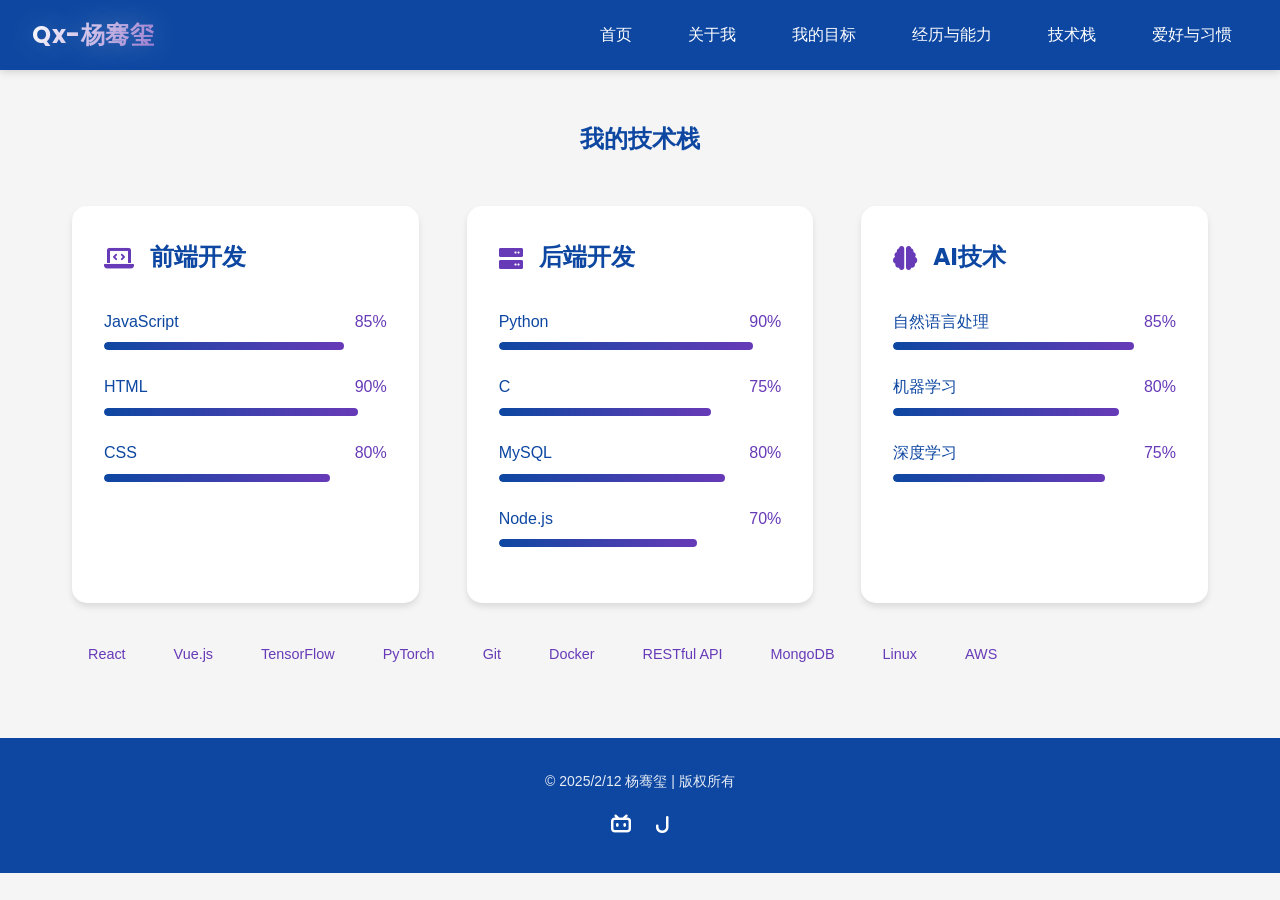
<file: tech.html>
<!DOCTYPE html>
<html lang="zh-CN">
<head>
    <meta charset="UTF-8">
    <meta name="viewport" content="width=device-width, initial-scale=1.0">
    <title>技术栈 - Qx-杨骞玺</title>
    <link rel="icon" type="image/png" href="images/favicon.png">
    <link rel="shortcut icon" type="image/x-icon" href="images/favicon.ico">
    <meta name="description" content="我的技术栈展示">
    <link href="https://fonts.googleapis.com/css2?family=Roboto:wght@400;500;700&family=Poppins:wght@600&display=swap" rel="stylesheet">
    <link rel="stylesheet" href="https://cdnjs.cloudflare.com/ajax/libs/font-awesome/6.0.0/css/all.min.css">
    <link rel="stylesheet" href="css/style.css">
    <style>
        .tech-section {
            padding: 120px 2rem 4rem;
            max-width: 1200px;
            margin: 0 auto;
        }

        .tech-header {
            text-align: center;
            margin-bottom: 3rem;
        }

        .tech-container {
            display: grid;
            grid-template-columns: repeat(auto-fit, minmax(300px, 1fr));
            gap: 3rem;
        }

        .tech-category {
            background: white;
            padding: 2rem;
            border-radius: 15px;
            box-shadow: 0 4px 6px rgba(0,0,0,0.1);
        }

        .category-title {
            color: var(--primary-color);
            font-size: 1.5rem;
            margin-bottom: 2rem;
            font-family: var(--font-heading);
            display: flex;
            align-items: center;
        }

        .category-title i {
            margin-right: 1rem;
            color: var(--secondary-color);
        }

        .skill-bar {
            margin-bottom: 1.5rem;
        }

        .skill-info {
            display: flex;
            justify-content: space-between;
            margin-bottom: 0.5rem;
        }

        .skill-name {
            color: var(--text-color);
            font-weight: 500;
        }

        .skill-level {
            color: var(--secondary-color);
        }

        .skill-progress {
            height: 8px;
            background: var(--background-color);
            border-radius: 4px;
            overflow: hidden;
            position: relative;
        }

        .skill-progress-bar {
            position: absolute;
            top: 0;
            left: 0;
            height: 100%;
            background: linear-gradient(to right, var(--primary-color), var(--secondary-color));
            border-radius: 4px;
            width: 0;
            transition: width 1s ease;
        }

        .tag-cloud {
            display: flex;
            flex-wrap: wrap;
            gap: 1rem;
            margin-top: 2rem;
        }

        .tech-tag {
            padding: 0.5rem 1rem;
            background: var(--background-color);
            border-radius: 20px;
            color: var(--secondary-color);
            font-size: 0.9rem;
            transition: all 0.3s ease;
        }

        .tech-tag:hover {
            transform: scale(1.1);
            background: var(--secondary-color);
            color: white;
        }

        @media screen and (max-width: 768px) {
            .tech-container {
                grid-template-columns: 1fr;
            }
        }
    </style>
</head>
<body>
    <!-- 导航栏 -->
    <nav class="navbar">
        <div class="nav-brand">
            <a href="index.html">Qx-杨骞玺</a>
        </div>
        <button class="nav-toggle">
            <i class="fas fa-bars"></i>
        </button>
        <ul class="nav-menu">
            <li><a href="index.html">首页</a></li>
            <li><a href="about.html">关于我</a></li>
            <li><a href="goals.html">我的目标</a></li>
            <li><a href="skills.html">经历与能力</a></li>
            <li><a href="tech.html" class="active">技术栈</a></li>
            <li><a href="hobbies.html">爱好与习惯</a></li>
        </ul>
    </nav>

    <!-- 技术栈部分 -->
    <section class="tech-section">
        <div class="tech-header">
            <h1>我的技术栈</h1>
        </div>
        
        <div class="tech-container">
            <div class="tech-category">
                <h3 class="category-title">
                    <i class="fas fa-laptop-code"></i>
                    前端开发
                </h3>
                <div class="skill-bar">
                    <div class="skill-info">
                        <span class="skill-name">JavaScript</span>
                        <span class="skill-level">85%</span>
                    </div>
                    <div class="skill-progress">
                        <div class="skill-progress-bar" style="width: 85%"></div>
                    </div>
                </div>
                <div class="skill-bar">
                    <div class="skill-info">
                        <span class="skill-name">HTML</span>
                        <span class="skill-level">90%</span>
                    </div>
                    <div class="skill-progress">
                        <div class="skill-progress-bar" style="width: 90%"></div>
                    </div>
                </div>
                <div class="skill-bar">
                    <div class="skill-info">
                        <span class="skill-name">CSS</span>
                        <span class="skill-level">80%</span>
                    </div>
                    <div class="skill-progress">
                        <div class="skill-progress-bar" style="width: 80%"></div>
                    </div>
                </div>
            </div>

            <div class="tech-category">
                <h3 class="category-title">
                    <i class="fas fa-server"></i>
                    后端开发
                </h3>
                <div class="skill-bar">
                    <div class="skill-info">
                        <span class="skill-name">Python</span>
                        <span class="skill-level">90%</span>
                    </div>
                    <div class="skill-progress">
                        <div class="skill-progress-bar" style="width: 90%"></div>
                    </div>
                </div>
                <div class="skill-bar">
                    <div class="skill-info">
                        <span class="skill-name">C</span>
                        <span class="skill-level">75%</span>
                    </div>
                    <div class="skill-progress">
                        <div class="skill-progress-bar" style="width: 75%"></div>
                    </div>
                </div>
                <div class="skill-bar">
                    <div class="skill-info">
                        <span class="skill-name">MySQL</span>
                        <span class="skill-level">80%</span>
                    </div>
                    <div class="skill-progress">
                        <div class="skill-progress-bar" style="width: 80%"></div>
                    </div>
                </div>
                <div class="skill-bar">
                    <div class="skill-info">
                        <span class="skill-name">Node.js</span>
                        <span class="skill-level">70%</span>
                    </div>
                    <div class="skill-progress">
                        <div class="skill-progress-bar" style="width: 70%"></div>
                    </div>
                </div>
            </div>

            <div class="tech-category">
                <h3 class="category-title">
                    <i class="fas fa-brain"></i>
                    AI技术
                </h3>
                <div class="skill-bar">
                    <div class="skill-info">
                        <span class="skill-name">自然语言处理</span>
                        <span class="skill-level">85%</span>
                    </div>
                    <div class="skill-progress">
                        <div class="skill-progress-bar" style="width: 85%"></div>
                    </div>
                </div>
                <div class="skill-bar">
                    <div class="skill-info">
                        <span class="skill-name">机器学习</span>
                        <span class="skill-level">80%</span>
                    </div>
                    <div class="skill-progress">
                        <div class="skill-progress-bar" style="width: 80%"></div>
                    </div>
                </div>
                <div class="skill-bar">
                    <div class="skill-info">
                        <span class="skill-name">深度学习</span>
                        <span class="skill-level">75%</span>
                    </div>
                    <div class="skill-progress">
                        <div class="skill-progress-bar" style="width: 75%"></div>
                    </div>
                </div>
            </div>
        </div>

        <div class="tag-cloud">
            <span class="tech-tag">React</span>
            <span class="tech-tag">Vue.js</span>
            <span class="tech-tag">TensorFlow</span>
            <span class="tech-tag">PyTorch</span>
            <span class="tech-tag">Git</span>
            <span class="tech-tag">Docker</span>
            <span class="tech-tag">RESTful API</span>
            <span class="tech-tag">MongoDB</span>
            <span class="tech-tag">Linux</span>
            <span class="tech-tag">AWS</span>
        </div>
    </section>

    <!-- 页脚 -->
    <footer class="footer">
        <div class="footer-content">
            <div class="copyright">
                © 2025/2/12 杨骞玺 | 版权所有
            </div>
            <div class="social-links">
                <a href="https://space.bilibili.com/3494371362081330?spm_id_from=333.1007.0.0" target="_blank"><i class="fab fa-bilibili"></i></a>
                <a href="https://web.okjike.com/me" target="_blank"><i class="fa-solid fa-j"></i></a>
            </div>
        </div>
        <button id="back-to-top" class="back-to-top">
            <i class="fas fa-arrow-up"></i>
        </button>
    </footer>

    <!-- JavaScript -->
    <script src="js/main.js"></script>
    <script>
        // 技能条动画
        document.addEventListener('DOMContentLoaded', () => {
            const observer = new IntersectionObserver((entries) => {
                entries.forEach(entry => {
                    if (entry.isIntersecting) {
                        entry.target.style.width = entry.target.getAttribute('data-width');
                    }
                });
            });

            document.querySelectorAll('.skill-progress-bar').forEach(bar => {
                bar.setAttribute('data-width', bar.style.width);
                bar.style.width = '0';
                observer.observe(bar);
            });
        });
    </script>
</body>
</html>
</file>
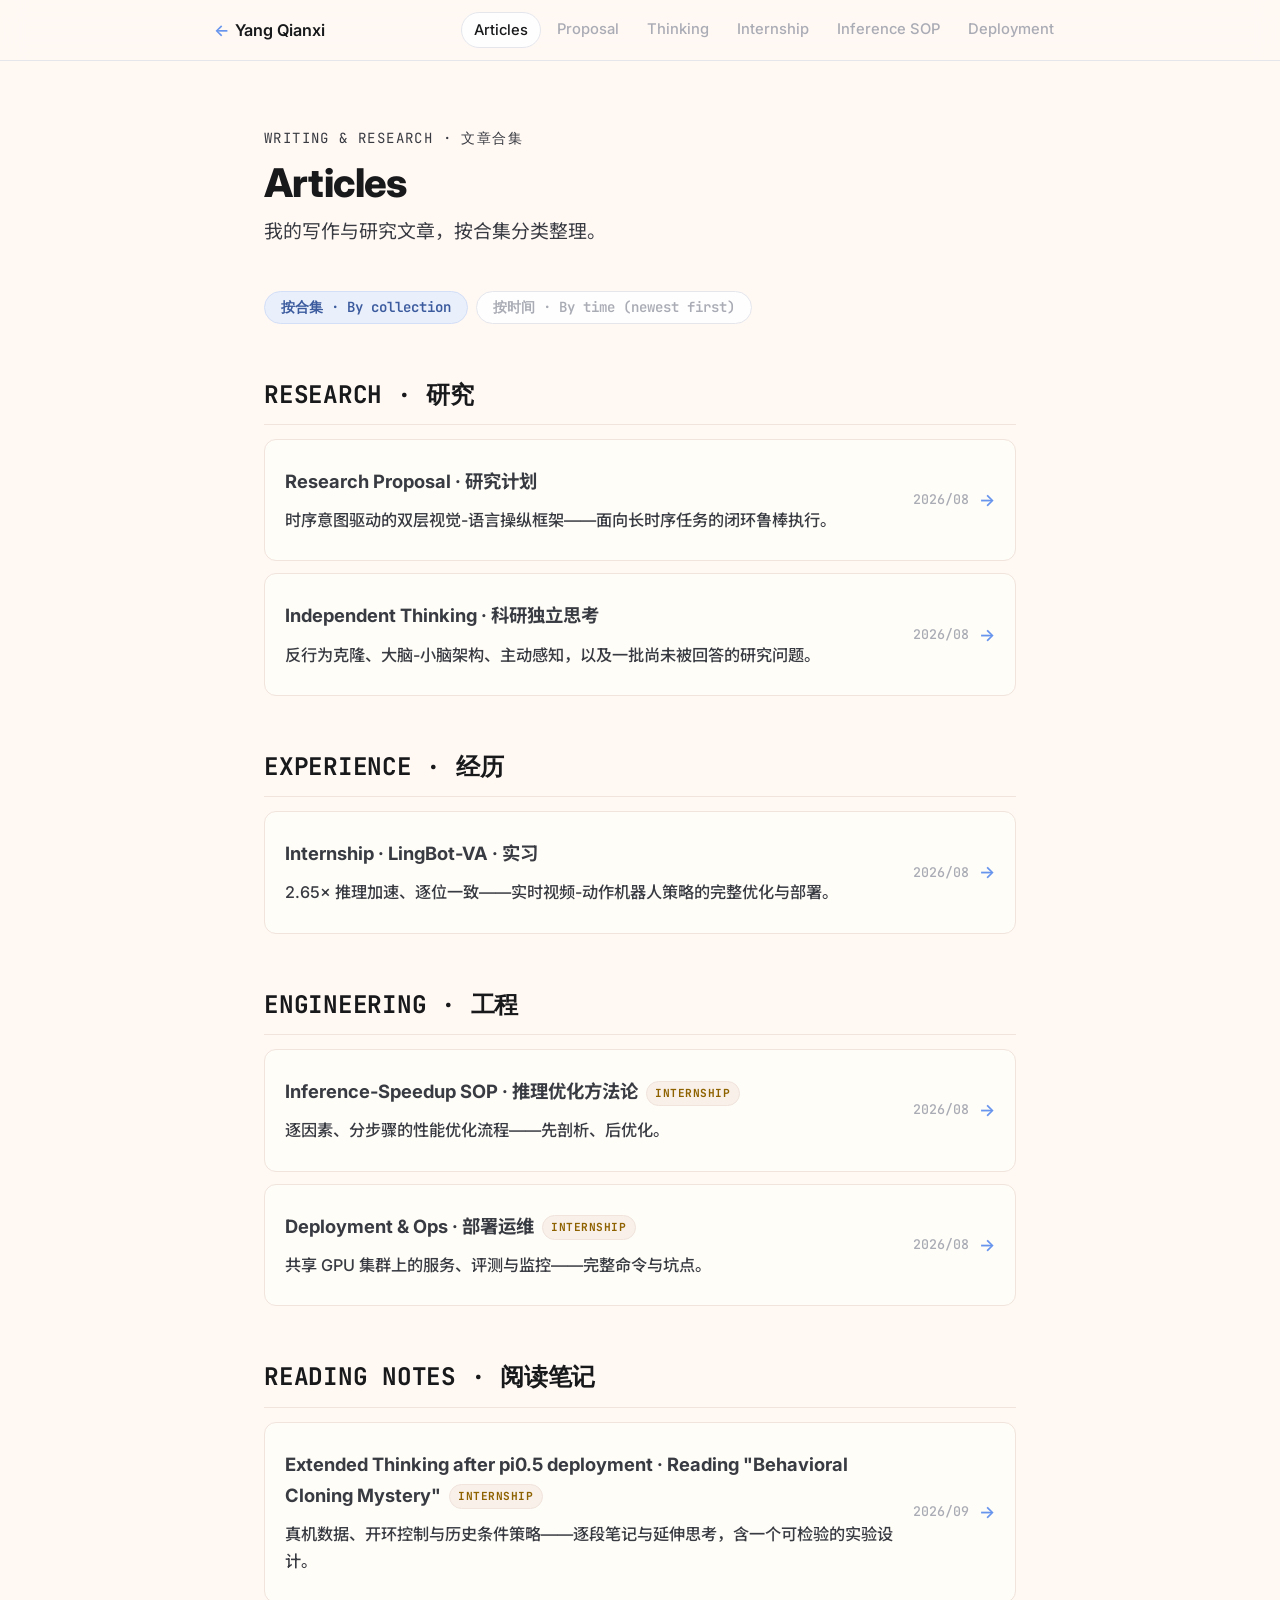
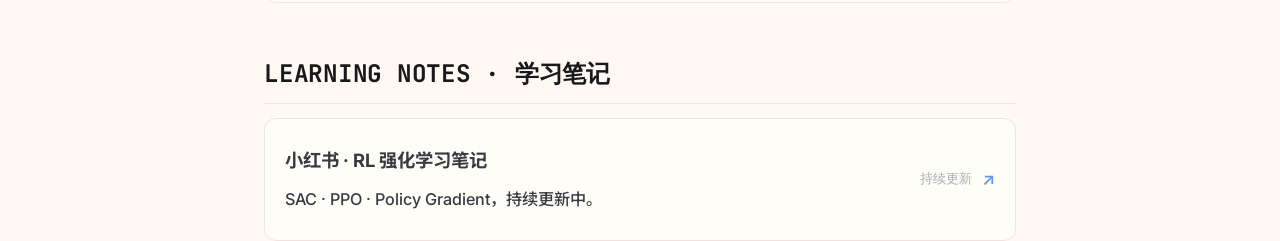
<file: docs/articles.html>
<!DOCTYPE html>
<html lang="zh-CN">
<head>
  <meta charset="UTF-8">
  <meta name="viewport" content="width=device-width, initial-scale=1.0">
  <title>Articles · 文章合集 · 杨骞玺</title>
  <meta name="description" content="杨骞玺的写作与研究文章合集，按合集分类：研究、经历、工程、学习笔记。">
  <link rel="icon" type="image/svg+xml" href="../assets/avatar.svg">
  <link rel="preconnect" href="https://fonts.googleapis.com">
  <link rel="preconnect" href="https://fonts.gstatic.com" crossorigin>
  <link href="https://fonts.googleapis.com/css2?family=Inter:wght@400;500;600;700;800&family=JetBrains+Mono:wght@400;500;600&family=Noto+Sans+SC:wght@400;500;700&display=swap" rel="stylesheet">
  <link rel="stylesheet" href="../styles.css">
  <link rel="stylesheet" href="docs.css">
</head>
<body class="warm-page">

  <nav class="doc-nav">
    <div class="doc-nav-inner">
      <a href="../index.html" class="back"><span class="arrow">←</span> Yang Qianxi</a>
      <div class="doc-tabs">
        <a href="articles.html" class="active">Articles</a>
        <a href="research-proposal.html">Proposal</a>
        <a href="research-independent-thinking.html">Thinking</a>
        <a href="lingbot-va-internship.html">Internship</a>
        <a href="lingbot-va-inference-sop.html">Inference SOP</a>
        <a href="lingbot-va-deployment.html">Deployment</a>
      </div>
    </div>
  </nav>

  <header class="doc-hero">
    <div class="doc">
      <p class="doc-eyebrow">Writing &amp; Research · 文章合集</p>
      <h1 class="doc-title">Articles</h1>
      <p class="doc-sub">我的写作与研究文章，按合集分类整理。</p>
    </div>
  </header>

  <main class="doc">

    <div class="view-toggle">
      <button class="view-btn active" id="btnCollections" type="button">按合集 · By collection</button>
      <button class="view-btn" id="btnTimeline" type="button">按时间 · By time (newest first)</button>
    </div>

    <div id="view-collections">
      <section class="collection">
        <h2 class="collection-title">Research · 研究</h2>
        <div class="collection-list">
          <a class="article-card" href="research-proposal.html">
            <div>
              <p class="article-title">Research Proposal · 研究计划</p>
              <p class="article-desc">时序意图驱动的双层视觉-语言操纵框架——面向长时序任务的闭环鲁棒执行。</p>
            </div>
            <span class="article-meta"><span class="article-date">2026/08</span><span class="article-arrow">→</span></span>
          </a>
          <a class="article-card" href="research-independent-thinking.html">
            <div>
              <p class="article-title">Independent Thinking · 科研独立思考</p>
              <p class="article-desc">反行为克隆、大脑-小脑架构、主动感知，以及一批尚未被回答的研究问题。</p>
            </div>
            <span class="article-meta"><span class="article-date">2026/08</span><span class="article-arrow">→</span></span>
          </a>
        </div>
      </section>

      <section class="collection">
        <h2 class="collection-title">Experience · 经历</h2>
        <div class="collection-list">
          <a class="article-card" href="lingbot-va-internship.html">
            <div>
              <p class="article-title">Internship · LingBot-VA · 实习</p>
              <p class="article-desc">2.65× 推理加速、逐位一致——实时视频-动作机器人策略的完整优化与部署。</p>
            </div>
            <span class="article-meta"><span class="article-date">2026/08</span><span class="article-arrow">→</span></span>
          </a>
        </div>
      </section>

      <section class="collection">
        <h2 class="collection-title">Engineering · 工程</h2>
        <div class="collection-list">
          <a class="article-card" href="lingbot-va-inference-sop.html">
            <div>
              <p class="article-title">Inference-Speedup SOP · 推理优化方法论<span class="article-badge">Internship</span></p>
              <p class="article-desc">逐因素、分步骤的性能优化流程——先剖析、后优化。</p>
            </div>
            <span class="article-meta"><span class="article-date">2026/08</span><span class="article-arrow">→</span></span>
          </a>
          <a class="article-card" href="lingbot-va-deployment.html">
            <div>
              <p class="article-title">Deployment &amp; Ops · 部署运维<span class="article-badge">Internship</span></p>
              <p class="article-desc">共享 GPU 集群上的服务、评测与监控——完整命令与坑点。</p>
            </div>
            <span class="article-meta"><span class="article-date">2026/08</span><span class="article-arrow">→</span></span>
          </a>
        </div>
      </section>

      <section class="collection">
        <h2 class="collection-title">Reading Notes · 阅读笔记</h2>
        <div class="collection-list">
          <a class="article-card" href="pi05-bc-mystery-note.html">
            <div>
              <p class="article-title">Extended Thinking after pi0.5 deployment · Reading "Behavioral Cloning Mystery"<span class="article-badge">Internship</span></p>
              <p class="article-desc">真机数据、开环控制与历史条件策略——逐段笔记与延伸思考，含一个可检验的实验设计。</p>
            </div>
            <span class="article-meta"><span class="article-date">2026/09</span><span class="article-arrow">→</span></span>
          </a>
        </div>
      </section>

      <section class="collection">
        <h2 class="collection-title">Learning Notes · 学习笔记</h2>
        <div class="collection-list">
          <a class="article-card" href="https://www.xiaohongshu.com/user/profile/674b2ab1000000001d02c51f" target="_blank" rel="noopener">
            <div>
              <p class="article-title">小红书 · RL 强化学习笔记</p>
              <p class="article-desc">SAC · PPO · Policy Gradient，持续更新中。</p>
            </div>
            <span class="article-meta"><span class="article-date">持续更新</span><span class="article-arrow">↗</span></span>
          </a>
        </div>
      </section>
    </div>

    <div id="view-timeline" style="display:none">
      <h2 class="time-group-label">2026 / 09</h2>
      <div class="collection-list">
        <a class="article-card" href="pi05-bc-mystery-note.html">
          <div>
            <p class="article-title">Extended Thinking after pi0.5 deployment · Reading "Behavioral Cloning Mystery"<span class="article-badge">Internship</span></p>
            <p class="article-desc">真机数据、开环控制与历史条件策略——逐段笔记与延伸思考，含一个可检验的实验设计。</p>
          </div>
          <span class="article-meta"><span class="article-date">2026/09/04</span><span class="article-arrow">→</span></span>
        </a>
      </div>

      <h2 class="time-group-label">2026 / 08</h2>
      <div class="collection-list">
        <a class="article-card" href="lingbot-va-deployment.html">
          <div>
            <p class="article-title">Deployment &amp; Ops · 部署运维<span class="article-badge">Internship</span></p>
            <p class="article-desc">共享 GPU 集群上的服务、评测与监控——完整命令与坑点。</p>
          </div>
          <span class="article-meta"><span class="article-date">2026/08/29</span><span class="article-arrow">→</span></span>
        </a>
        <a class="article-card" href="lingbot-va-inference-sop.html">
          <div>
            <p class="article-title">Inference-Speedup SOP · 推理优化方法论<span class="article-badge">Internship</span></p>
            <p class="article-desc">逐因素、分步骤的性能优化流程——先剖析、后优化。</p>
          </div>
          <span class="article-meta"><span class="article-date">2026/08/28</span><span class="article-arrow">→</span></span>
        </a>
        <a class="article-card" href="lingbot-va-internship.html">
          <div>
            <p class="article-title">Internship · LingBot-VA · 实习</p>
            <p class="article-desc">2.65× 推理加速、逐位一致——实时视频-动作机器人策略的完整优化与部署。</p>
          </div>
          <span class="article-meta"><span class="article-date">2026/08/27</span><span class="article-arrow">→</span></span>
        </a>
        <a class="article-card" href="research-independent-thinking.html">
          <div>
            <p class="article-title">Independent Thinking · 科研独立思考</p>
            <p class="article-desc">反行为克隆、大脑-小脑架构、主动感知，以及一批尚未被回答的研究问题。</p>
          </div>
          <span class="article-meta"><span class="article-date">2026/08/25</span><span class="article-arrow">→</span></span>
        </a>
        <a class="article-card" href="research-proposal.html">
          <div>
            <p class="article-title">Research Proposal · 研究计划</p>
            <p class="article-desc">时序意图驱动的双层视觉-语言操纵框架——面向长时序任务的闭环鲁棒执行。</p>
          </div>
          <span class="article-meta"><span class="article-date">2026/08/17</span><span class="article-arrow">→</span></span>
        </a>
      </div>
    </div>

  </main>

  <script>
    (function () {
      var btnC = document.getElementById('btnCollections');
      var btnT = document.getElementById('btnTimeline');
      var vC = document.getElementById('view-collections');
      var vT = document.getElementById('view-timeline');
      function show(isCollections) {
        vC.style.display = isCollections ? '' : 'none';
        vT.style.display = isCollections ? 'none' : '';
        btnC.classList.toggle('active', isCollections);
        btnT.classList.toggle('active', !isCollections);
      }
      btnC.addEventListener('click', function () { show(true); });
      btnT.addEventListener('click', function () { show(false); });
    })();
  </script>

</body>
</html>
</file>
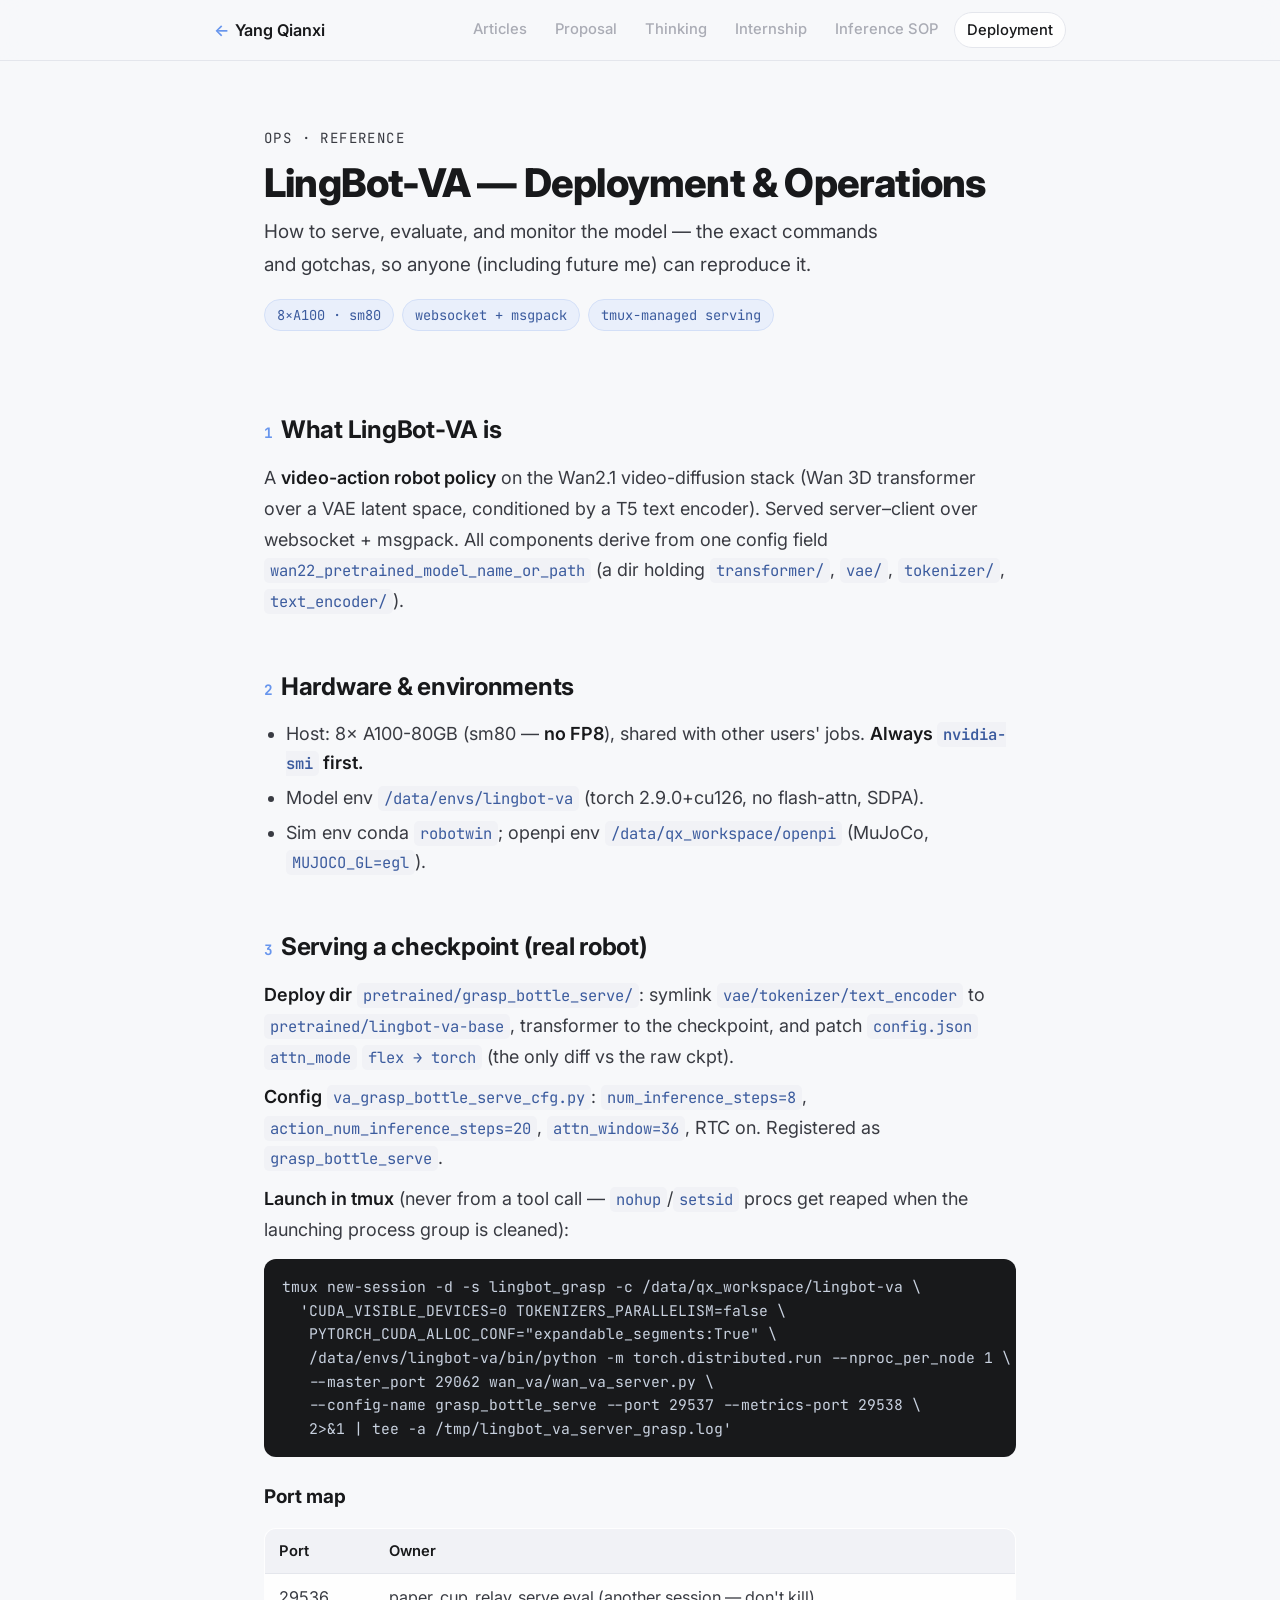
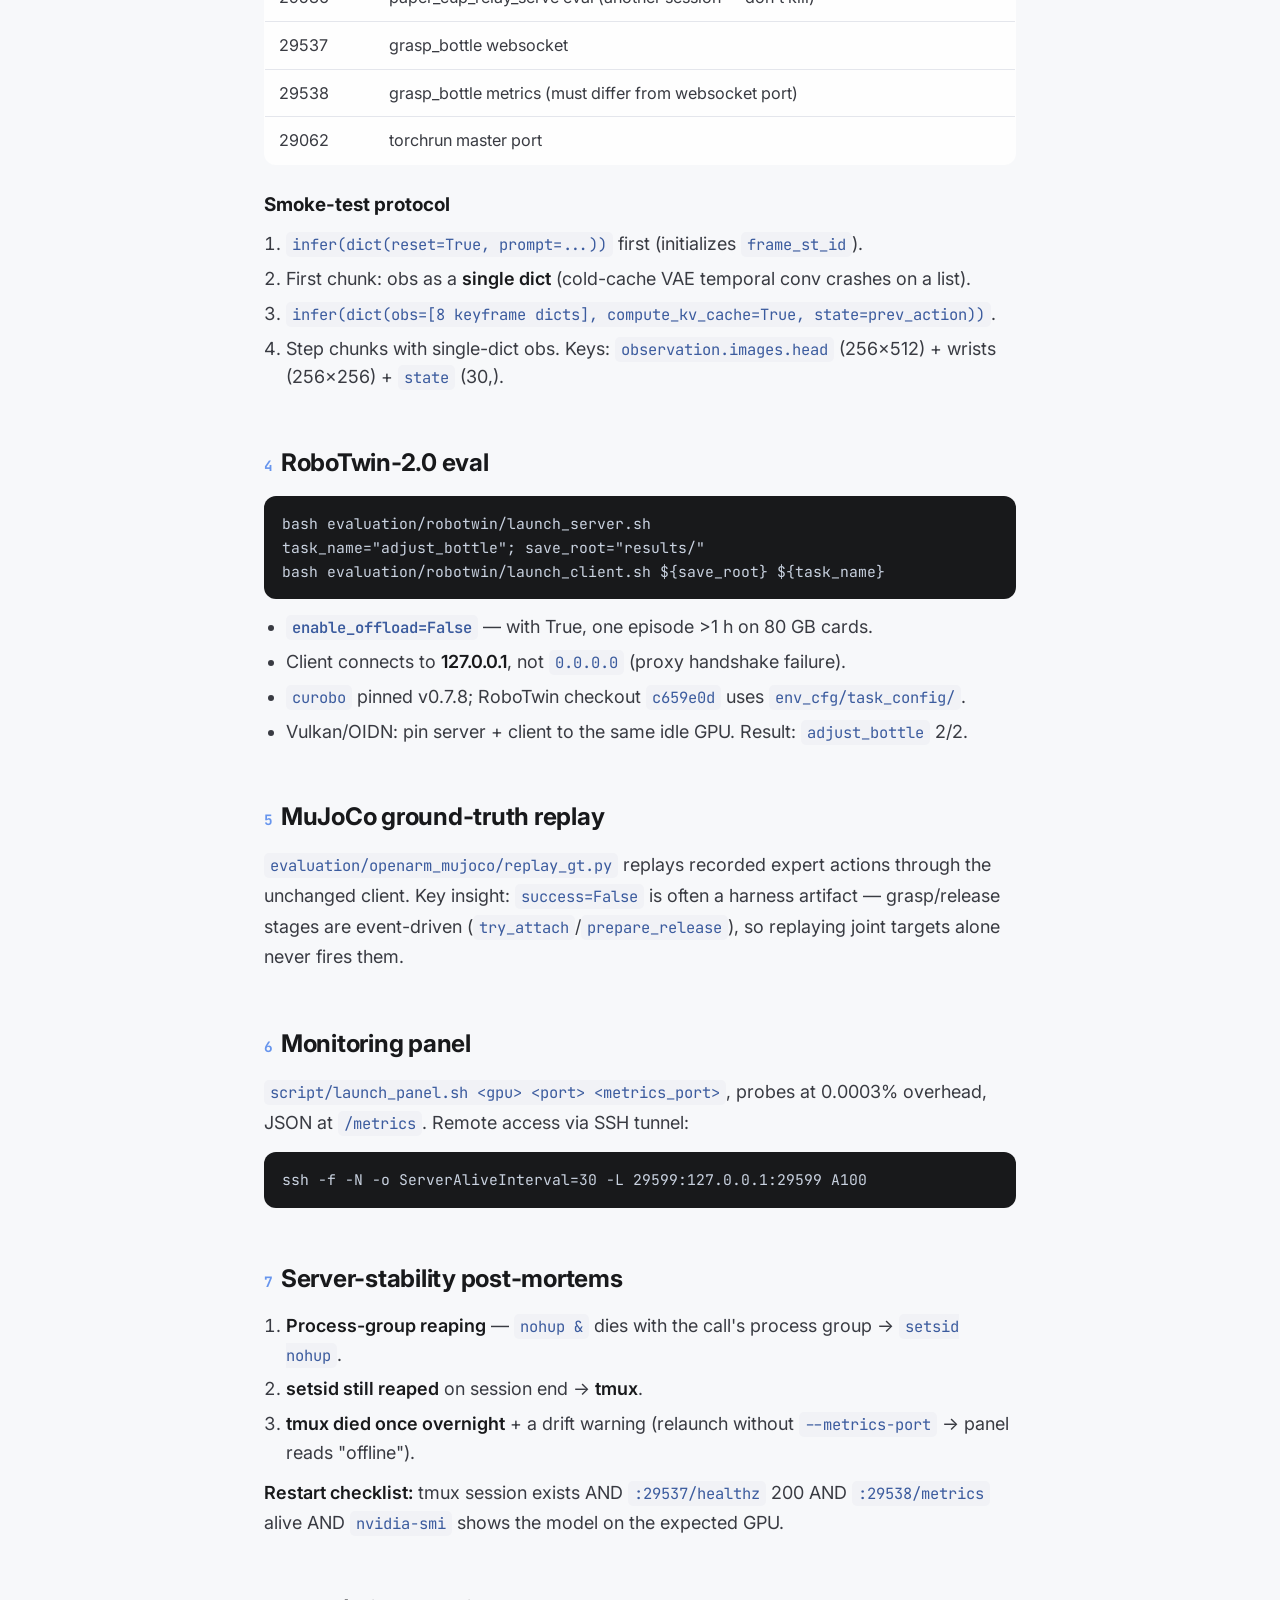
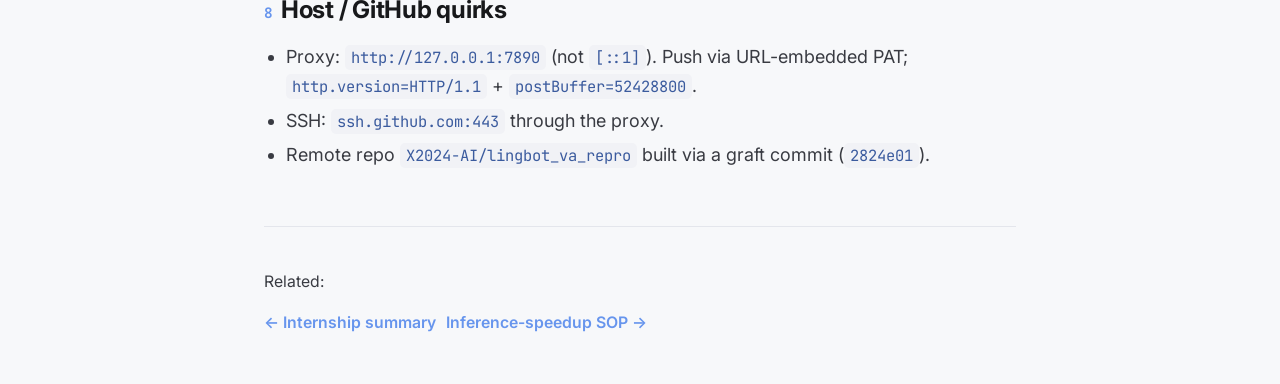
<file: docs/lingbot-va-deployment.html>
<!DOCTYPE html>
<html lang="en">
<head>
  <meta charset="UTF-8">
  <meta name="viewport" content="width=device-width, initial-scale=1.0">
  <title>Deployment & Ops Guide — LingBot-VA · Yang Qianxi</title>
  <meta name="description" content="How-to for serving, evaluating, and monitoring the LingBot-VA robot model — real-robot grasp_bottle, RoboTwin eval, MuJoCo harness, panel.">
  <link rel="icon" type="image/svg+xml" href="../assets/avatar.svg">
  <link rel="preconnect" href="https://fonts.googleapis.com">
  <link rel="preconnect" href="https://fonts.gstatic.com" crossorigin>
  <link href="https://fonts.googleapis.com/css2?family=Inter:wght@400;500;600;700;800&family=JetBrains+Mono:wght@400;500;600&family=Noto+Sans+SC:wght@400;500;700&display=swap" rel="stylesheet">
  <link rel="stylesheet" href="../styles.css">
  <link rel="stylesheet" href="docs.css">
</head>
<body>

  <nav class="doc-nav">
    <div class="doc-nav-inner">
      <a href="../index.html" class="back"><span class="arrow">←</span> Yang Qianxi</a>
      <div class="doc-tabs">
        <a href="articles.html">Articles</a>
        <a href="research-proposal.html">Proposal</a>
        <a href="research-independent-thinking.html">Thinking</a>
        <a href="lingbot-va-internship.html">Internship</a>
        <a href="lingbot-va-inference-sop.html">Inference SOP</a>
        <a href="lingbot-va-deployment.html" class="active">Deployment</a>
      </div>
    </div>
  </nav>

  <header class="doc-hero">
    <div class="doc">
      <p class="doc-eyebrow">Ops · Reference</p>
      <h1 class="doc-title">LingBot-VA — Deployment &amp; Operations</h1>
      <p class="doc-sub">How to serve, evaluate, and monitor the model — the exact commands and gotchas, so anyone (including future me) can reproduce it.</p>
      <div class="doc-meta">
        <span class="chip">8×A100 · sm80</span>
        <span class="chip">websocket + msgpack</span>
        <span class="chip">tmux-managed serving</span>
      </div>
    </div>
  </header>

  <main class="doc">

    <h2><span class="sect-num">1</span>What LingBot-VA is</h2>
    <p>A <strong>video-action robot policy</strong> on the Wan2.1 video-diffusion stack (Wan 3D transformer over a VAE latent space, conditioned by a T5 text encoder). Served server–client over websocket + msgpack. All components derive from one config field <code>wan22_pretrained_model_name_or_path</code> (a dir holding <code>transformer/</code>, <code>vae/</code>, <code>tokenizer/</code>, <code>text_encoder/</code>).</p>

    <h2><span class="sect-num">2</span>Hardware &amp; environments</h2>
    <ul>
      <li>Host: 8× A100-80GB (sm80 — <strong>no FP8</strong>), shared with other users' jobs. <strong>Always <code>nvidia-smi</code> first.</strong></li>
      <li>Model env <code>/data/envs/lingbot-va</code> (torch 2.9.0+cu126, no flash-attn, SDPA).</li>
      <li>Sim env conda <code>robotwin</code>; openpi env <code>/data/qx_workspace/openpi</code> (MuJoCo, <code>MUJOCO_GL=egl</code>).</li>
    </ul>

    <h2><span class="sect-num">3</span>Serving a checkpoint (real robot)</h2>
    <p><strong>Deploy dir</strong> <code>pretrained/grasp_bottle_serve/</code>: symlink <code>vae/tokenizer/text_encoder</code> to <code>pretrained/lingbot-va-base</code>, transformer to the checkpoint, and patch <code>config.json</code> <code>attn_mode</code> <code>flex → torch</code> (the only diff vs the raw ckpt).</p>
    <p><strong>Config</strong> <code>va_grasp_bottle_serve_cfg.py</code>: <code>num_inference_steps=8</code>, <code>action_num_inference_steps=20</code>, <code>attn_window=36</code>, RTC on. Registered as <code>grasp_bottle_serve</code>.</p>
    <p><strong>Launch in tmux</strong> (never from a tool call — <code>nohup</code>/<code>setsid</code> procs get reaped when the launching process group is cleaned):</p>
    <pre>tmux new-session -d -s lingbot_grasp -c /data/qx_workspace/lingbot-va \
  'CUDA_VISIBLE_DEVICES=0 TOKENIZERS_PARALLELISM=false \
   PYTORCH_CUDA_ALLOC_CONF="expandable_segments:True" \
   /data/envs/lingbot-va/bin/python -m torch.distributed.run --nproc_per_node 1 \
   --master_port 29062 wan_va/wan_va_server.py \
   --config-name grasp_bottle_serve --port 29537 --metrics-port 29538 \
   2>&1 | tee -a /tmp/lingbot_va_server_grasp.log'</pre>

    <h3>Port map</h3>
    <table>
      <tr><th>Port</th><th>Owner</th></tr>
      <tr><td>29536</td><td>paper_cup_relay_serve eval (another session — don't kill)</td></tr>
      <tr><td>29537</td><td>grasp_bottle websocket</td></tr>
      <tr><td>29538</td><td>grasp_bottle metrics (must differ from websocket port)</td></tr>
      <tr><td>29062</td><td>torchrun master port</td></tr>
    </table>

    <h3>Smoke-test protocol</h3>
    <ol>
      <li><code>infer(dict(reset=True, prompt=...))</code> first (initializes <code>frame_st_id</code>).</li>
      <li>First chunk: obs as a <strong>single dict</strong> (cold-cache VAE temporal conv crashes on a list).</li>
      <li><code>infer(dict(obs=[8 keyframe dicts], compute_kv_cache=True, state=prev_action))</code>.</li>
      <li>Step chunks with single-dict obs. Keys: <code>observation.images.head</code> (256×512) + wrists (256×256) + <code>state</code> (30,).</li>
    </ol>

    <h2><span class="sect-num">4</span>RoboTwin-2.0 eval</h2>
    <pre>bash evaluation/robotwin/launch_server.sh
task_name="adjust_bottle"; save_root="results/"
bash evaluation/robotwin/launch_client.sh ${save_root} ${task_name}</pre>
    <ul>
      <li><strong><code>enable_offload=False</code></strong> — with True, one episode &gt;1 h on 80 GB cards.</li>
      <li>Client connects to <strong>127.0.0.1</strong>, not <code>0.0.0.0</code> (proxy handshake failure).</li>
      <li><code>curobo</code> pinned v0.7.8; RoboTwin checkout <code>c659e0d</code> uses <code>env_cfg/task_config/</code>.</li>
      <li>Vulkan/OIDN: pin server + client to the same idle GPU. Result: <code>adjust_bottle</code> 2/2.</li>
    </ul>

    <h2><span class="sect-num">5</span>MuJoCo ground-truth replay</h2>
    <p><code>evaluation/openarm_mujoco/replay_gt.py</code> replays recorded expert actions through the unchanged client. Key insight: <code>success=False</code> is often a harness artifact — grasp/release stages are event-driven (<code>try_attach</code>/<code>prepare_release</code>), so replaying joint targets alone never fires them.</p>

    <h2><span class="sect-num">6</span>Monitoring panel</h2>
    <p><code>script/launch_panel.sh &lt;gpu&gt; &lt;port&gt; &lt;metrics_port&gt;</code>, probes at 0.0003% overhead, JSON at <code>/metrics</code>. Remote access via SSH tunnel:</p>
    <pre>ssh -f -N -o ServerAliveInterval=30 -L 29599:127.0.0.1:29599 A100</pre>

    <h2><span class="sect-num">7</span>Server-stability post-mortems</h2>
    <ol>
      <li><strong>Process-group reaping</strong> — <code>nohup &</code> dies with the call's process group → <code>setsid nohup</code>.</li>
      <li><strong>setsid still reaped</strong> on session end → <strong>tmux</strong>.</li>
      <li><strong>tmux died once overnight</strong> + a drift warning (relaunch without <code>--metrics-port</code> → panel reads "offline").</li>
    </ol>
    <p><strong>Restart checklist:</strong> tmux session exists AND <code>:29537/healthz</code> 200 AND <code>:29538/metrics</code> alive AND <code>nvidia-smi</code> shows the model on the expected GPU.</p>

    <h2><span class="sect-num">8</span>Host / GitHub quirks</h2>
    <ul>
      <li>Proxy: <code>http://127.0.0.1:7890</code> (not <code>[::1]</code>). Push via URL-embedded PAT; <code>http.version=HTTP/1.1</code> + <code>postBuffer=52428800</code>.</li>
      <li>SSH: <code>ssh.github.com:443</code> through the proxy.</li>
      <li>Remote repo <code>X2024-AI/lingbot_va_repro</code> built via a graft commit (<code>2824e01</code>).</li>
    </ul>

    <div class="doc-footer">
      <p>Related:</p>
      <div class="next-docs">
        <a href="lingbot-va-internship.html">← Internship summary</a>
        <a href="lingbot-va-inference-sop.html">Inference-speedup SOP →</a>
      </div>
    </div>
  </main>

</body>
</html>
</file>
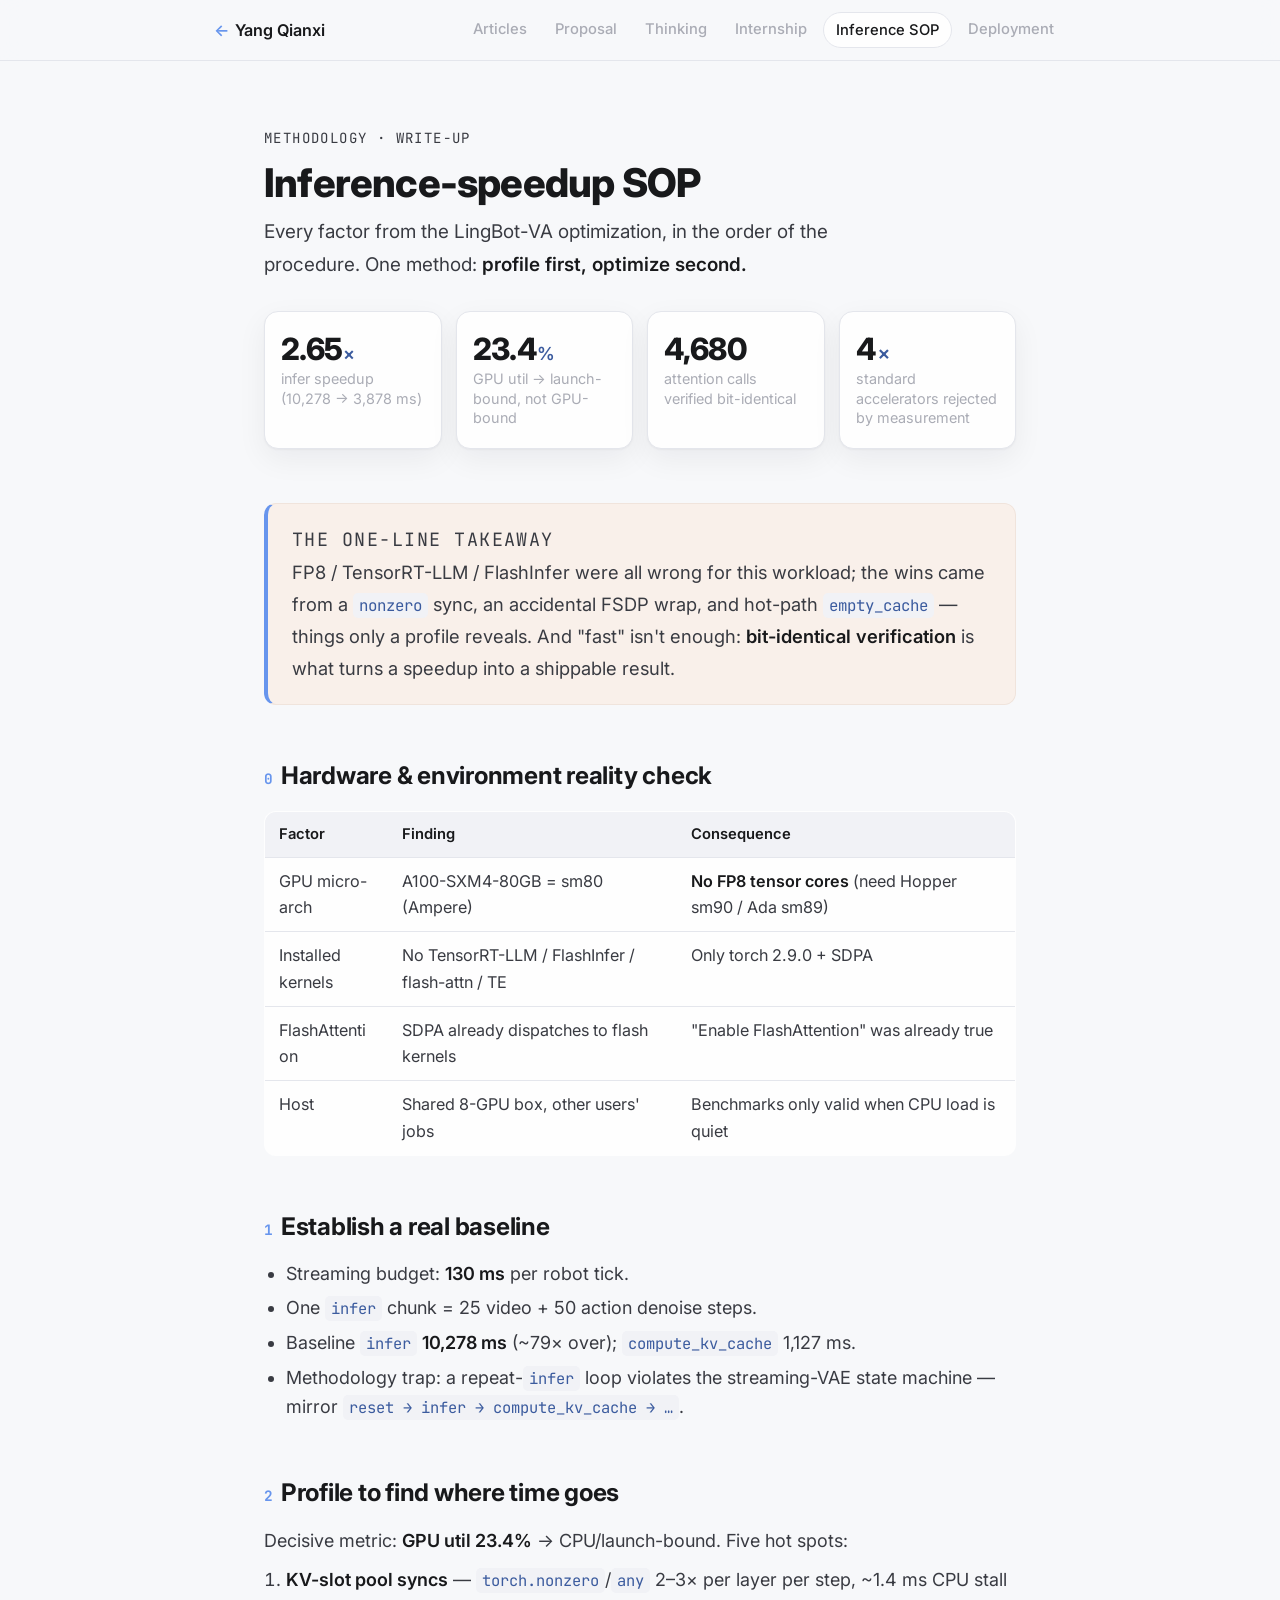
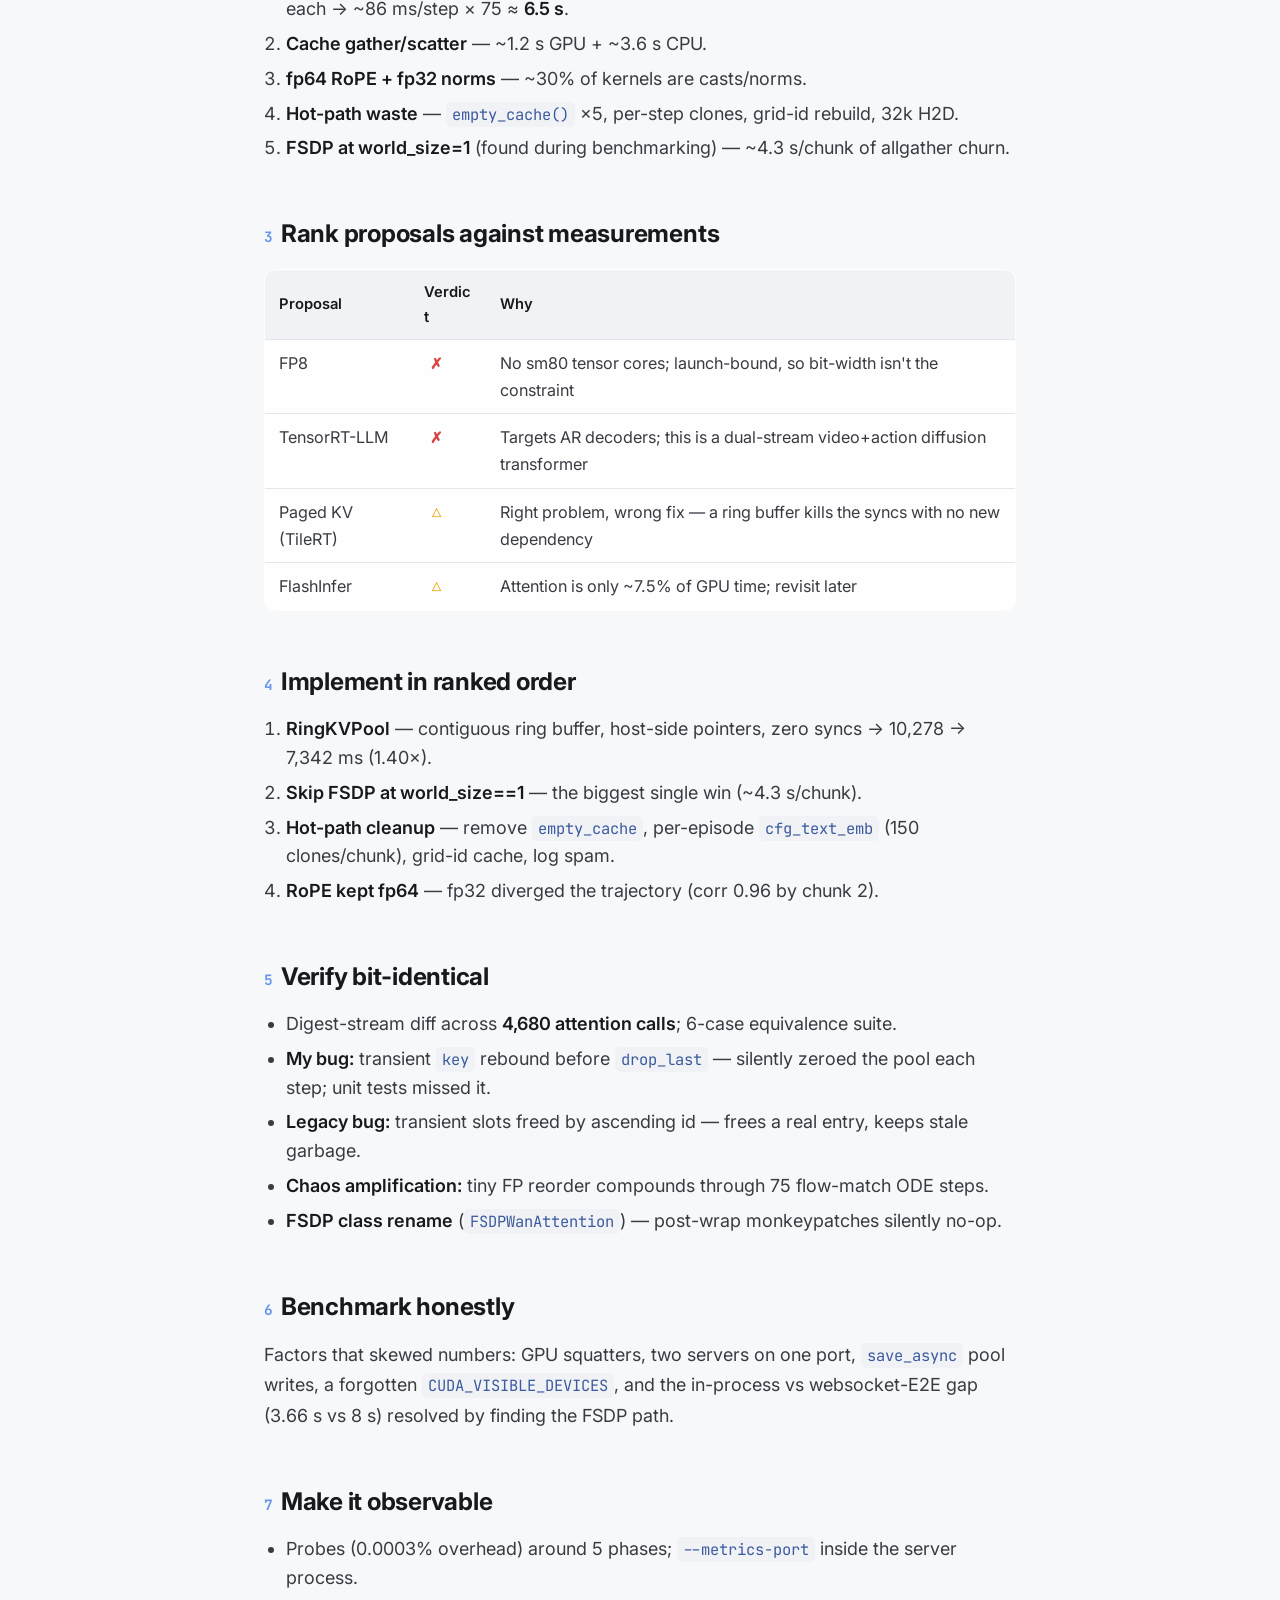
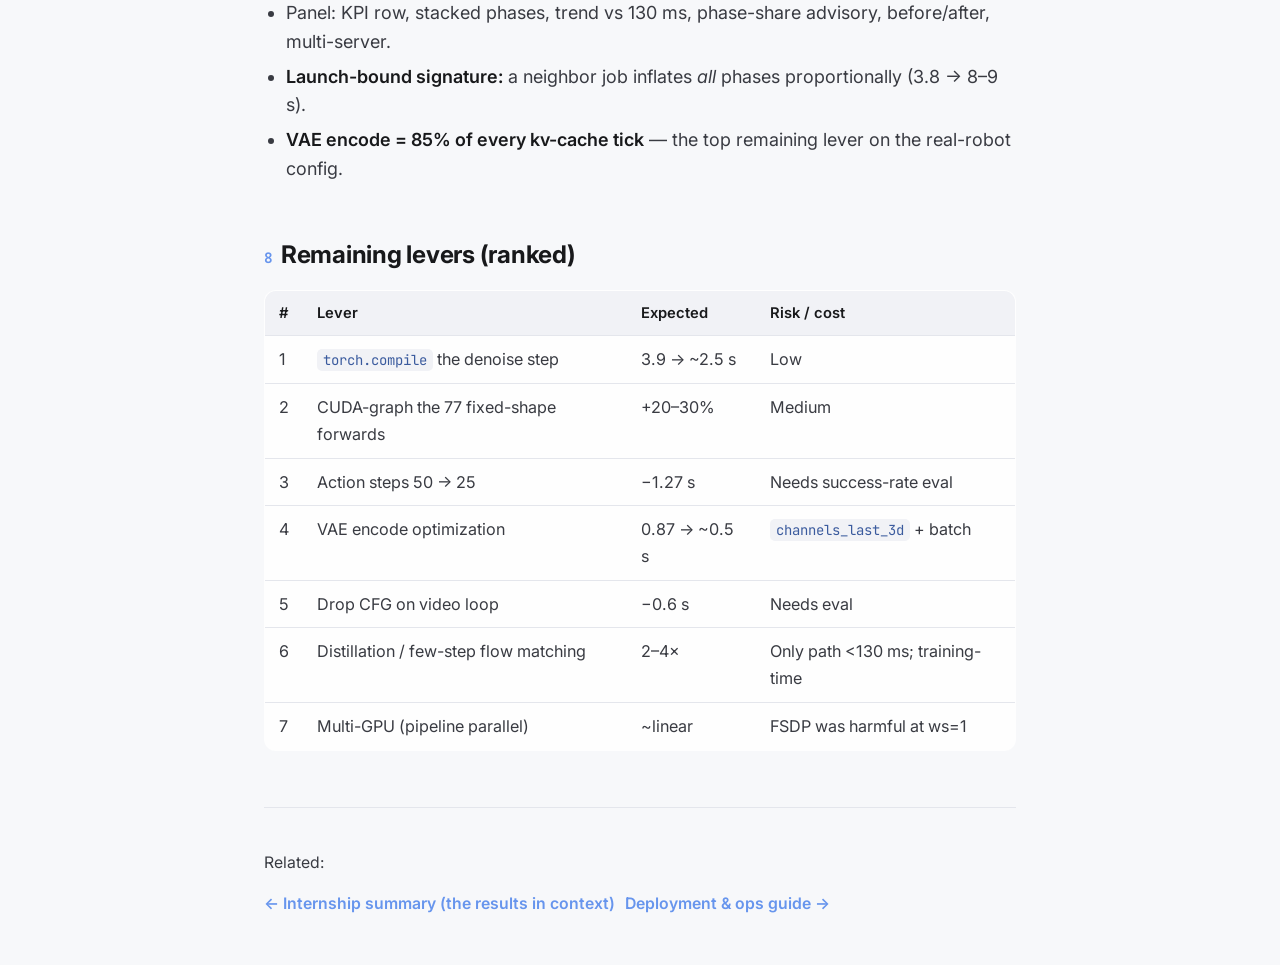
<file: docs/lingbot-va-inference-sop.html>
<!DOCTYPE html>
<html lang="en">
<head>
  <meta charset="UTF-8">
  <meta name="viewport" content="width=device-width, initial-scale=1.0">
  <title>Inference-Speedup SOP — LingBot-VA · Yang Qianxi</title>
  <meta name="description" content="Step-by-step SOP for optimizing LingBot-VA inference — every factor from profiling to bit-identical verification.">
  <link rel="icon" type="image/svg+xml" href="../assets/avatar.svg">
  <link rel="preconnect" href="https://fonts.googleapis.com">
  <link rel="preconnect" href="https://fonts.gstatic.com" crossorigin>
  <link href="https://fonts.googleapis.com/css2?family=Inter:wght@400;500;600;700;800&family=JetBrains+Mono:wght@400;500;600&family=Noto+Sans+SC:wght@400;500;700&display=swap" rel="stylesheet">
  <link rel="stylesheet" href="../styles.css">
  <link rel="stylesheet" href="docs.css">
</head>
<body>

  <nav class="doc-nav">
    <div class="doc-nav-inner">
      <a href="../index.html" class="back"><span class="arrow">←</span> Yang Qianxi</a>
      <div class="doc-tabs">
        <a href="articles.html">Articles</a>
        <a href="research-proposal.html">Proposal</a>
        <a href="research-independent-thinking.html">Thinking</a>
        <a href="lingbot-va-internship.html">Internship</a>
        <a href="lingbot-va-inference-sop.html" class="active">Inference SOP</a>
        <a href="lingbot-va-deployment.html">Deployment</a>
      </div>
    </div>
  </nav>

  <header class="doc-hero">
    <div class="doc">
      <p class="doc-eyebrow">Methodology · Write-up</p>
      <h1 class="doc-title">Inference-speedup SOP</h1>
      <p class="doc-sub">Every factor from the LingBot-VA optimization, in the order of the procedure. One method: <strong>profile first, optimize second.</strong></p>
      <div class="kpi-row">
        <div class="kpi"><div class="num">2.65<span class="unit">×</span></div><div class="lbl">infer speedup (10,278 → 3,878 ms)</div></div>
        <div class="kpi"><div class="num">23.4<span class="unit">%</span></div><div class="lbl">GPU util → launch-bound, not GPU-bound</div></div>
        <div class="kpi"><div class="num">4,680</div><div class="lbl">attention calls verified bit-identical</div></div>
        <div class="kpi"><div class="num">4<span class="unit">✗</span></div><div class="lbl">standard accelerators rejected by measurement</div></div>
      </div>
    </div>
  </header>

  <main class="doc">

    <div class="abstract">
      <p class="abstract-title">The one-line takeaway</p>
      <p>FP8 / TensorRT-LLM / FlashInfer were all wrong for this workload; the wins came from a <code>nonzero</code> sync, an accidental FSDP wrap, and hot-path <code>empty_cache</code> — things only a profile reveals. And "fast" isn't enough: <strong>bit-identical verification</strong> is what turns a speedup into a shippable result.</p>
    </div>

    <h2><span class="sect-num">0</span>Hardware &amp; environment reality check</h2>
    <table>
      <tr><th>Factor</th><th>Finding</th><th>Consequence</th></tr>
      <tr><td>GPU micro-arch</td><td>A100-SXM4-80GB = sm80 (Ampere)</td><td><strong>No FP8 tensor cores</strong> (need Hopper sm90 / Ada sm89)</td></tr>
      <tr><td>Installed kernels</td><td>No TensorRT-LLM / FlashInfer / flash-attn / TE</td><td>Only torch 2.9.0 + SDPA</td></tr>
      <tr><td>FlashAttention</td><td>SDPA already dispatches to flash kernels</td><td>"Enable FlashAttention" was already true</td></tr>
      <tr><td>Host</td><td>Shared 8-GPU box, other users' jobs</td><td>Benchmarks only valid when CPU load is quiet</td></tr>
    </table>

    <h2><span class="sect-num">1</span>Establish a real baseline</h2>
    <ul>
      <li>Streaming budget: <strong>130 ms</strong> per robot tick.</li>
      <li>One <code>infer</code> chunk = 25 video + 50 action denoise steps.</li>
      <li>Baseline <code>infer</code> <strong>10,278 ms</strong> (~79× over); <code>compute_kv_cache</code> 1,127 ms.</li>
      <li>Methodology trap: a repeat-<code>infer</code> loop violates the streaming-VAE state machine — mirror <code>reset → infer → compute_kv_cache → …</code>.</li>
    </ul>

    <h2><span class="sect-num">2</span>Profile to find where time goes</h2>
    <p>Decisive metric: <strong>GPU util 23.4%</strong> → CPU/launch-bound. Five hot spots:</p>
    <ol>
      <li><strong>KV-slot pool syncs</strong> — <code>torch.nonzero</code>/<code>any</code> 2–3× per layer per step, ~1.4 ms CPU stall each → ~86 ms/step × 75 ≈ <strong>6.5 s</strong>.</li>
      <li><strong>Cache gather/scatter</strong> — ~1.2 s GPU + ~3.6 s CPU.</li>
      <li><strong>fp64 RoPE + fp32 norms</strong> — ~30% of kernels are casts/norms.</li>
      <li><strong>Hot-path waste</strong> — <code>empty_cache()</code> ×5, per-step clones, grid-id rebuild, 32k H2D.</li>
      <li><strong>FSDP at world_size=1</strong> (found during benchmarking) — ~4.3 s/chunk of allgather churn.</li>
    </ol>

    <h2><span class="sect-num">3</span>Rank proposals against measurements</h2>
    <table>
      <tr><th>Proposal</th><th>Verdict</th><th>Why</th></tr>
      <tr><td>FP8</td><td><span class="vb no">✗</span></td><td>No sm80 tensor cores; launch-bound, so bit-width isn't the constraint</td></tr>
      <tr><td>TensorRT-LLM</td><td><span class="vb no">✗</span></td><td>Targets AR decoders; this is a dual-stream video+action diffusion transformer</td></tr>
      <tr><td>Paged KV (TileRT)</td><td><span class="vb mid">△</span></td><td>Right problem, wrong fix — a ring buffer kills the syncs with no new dependency</td></tr>
      <tr><td>FlashInfer</td><td><span class="vb mid">△</span></td><td>Attention is only ~7.5% of GPU time; revisit later</td></tr>
    </table>

    <h2><span class="sect-num">4</span>Implement in ranked order</h2>
    <ol>
      <li><strong>RingKVPool</strong> — contiguous ring buffer, host-side pointers, zero syncs → 10,278 → 7,342 ms (1.40×).</li>
      <li><strong>Skip FSDP at world_size==1</strong> — the biggest single win (~4.3 s/chunk).</li>
      <li><strong>Hot-path cleanup</strong> — remove <code>empty_cache</code>, per-episode <code>cfg_text_emb</code> (150 clones/chunk), grid-id cache, log spam.</li>
      <li><strong>RoPE kept fp64</strong> — fp32 diverged the trajectory (corr 0.96 by chunk 2).</li>
    </ol>

    <h2><span class="sect-num">5</span>Verify bit-identical</h2>
    <ul>
      <li>Digest-stream diff across <strong>4,680 attention calls</strong>; 6-case equivalence suite.</li>
      <li><strong>My bug:</strong> transient <code>key</code> rebound before <code>drop_last</code> — silently zeroed the pool each step; unit tests missed it.</li>
      <li><strong>Legacy bug:</strong> transient slots freed by ascending id — frees a real entry, keeps stale garbage.</li>
      <li><strong>Chaos amplification:</strong> tiny FP reorder compounds through 75 flow-match ODE steps.</li>
      <li><strong>FSDP class rename</strong> (<code>FSDPWanAttention</code>) — post-wrap monkeypatches silently no-op.</li>
    </ul>

    <h2><span class="sect-num">6</span>Benchmark honestly</h2>
    <p>Factors that skewed numbers: GPU squatters, two servers on one port, <code>save_async</code> pool writes, a forgotten <code>CUDA_VISIBLE_DEVICES</code>, and the in-process vs websocket-E2E gap (3.66 s vs 8 s) resolved by finding the FSDP path.</p>

    <h2><span class="sect-num">7</span>Make it observable</h2>
    <ul>
      <li>Probes (0.0003% overhead) around 5 phases; <code>--metrics-port</code> inside the server process.</li>
      <li>Panel: KPI row, stacked phases, trend vs 130 ms, phase-share advisory, before/after, multi-server.</li>
      <li><strong>Launch-bound signature:</strong> a neighbor job inflates <em>all</em> phases proportionally (3.8 → 8–9 s).</li>
      <li><strong>VAE encode = 85% of every kv-cache tick</strong> — the top remaining lever on the real-robot config.</li>
    </ul>

    <h2><span class="sect-num">8</span>Remaining levers (ranked)</h2>
    <table>
      <tr><th>#</th><th>Lever</th><th>Expected</th><th>Risk / cost</th></tr>
      <tr><td>1</td><td><code>torch.compile</code> the denoise step</td><td>3.9 → ~2.5 s</td><td>Low</td></tr>
      <tr><td>2</td><td>CUDA-graph the 77 fixed-shape forwards</td><td>+20–30%</td><td>Medium</td></tr>
      <tr><td>3</td><td>Action steps 50 → 25</td><td>−1.27 s</td><td>Needs success-rate eval</td></tr>
      <tr><td>4</td><td>VAE encode optimization</td><td>0.87 → ~0.5 s</td><td><code>channels_last_3d</code> + batch</td></tr>
      <tr><td>5</td><td>Drop CFG on video loop</td><td>−0.6 s</td><td>Needs eval</td></tr>
      <tr><td>6</td><td>Distillation / few-step flow matching</td><td>2–4×</td><td>Only path &lt;130 ms; training-time</td></tr>
      <tr><td>7</td><td>Multi-GPU (pipeline parallel)</td><td>~linear</td><td>FSDP was harmful at ws=1</td></tr>
    </table>

    <div class="doc-footer">
      <p>Related:</p>
      <div class="next-docs">
        <a href="lingbot-va-internship.html">← Internship summary (the results in context)</a>
        <a href="lingbot-va-deployment.html">Deployment &amp; ops guide →</a>
      </div>
    </div>
  </main>

</body>
</html>
</file>
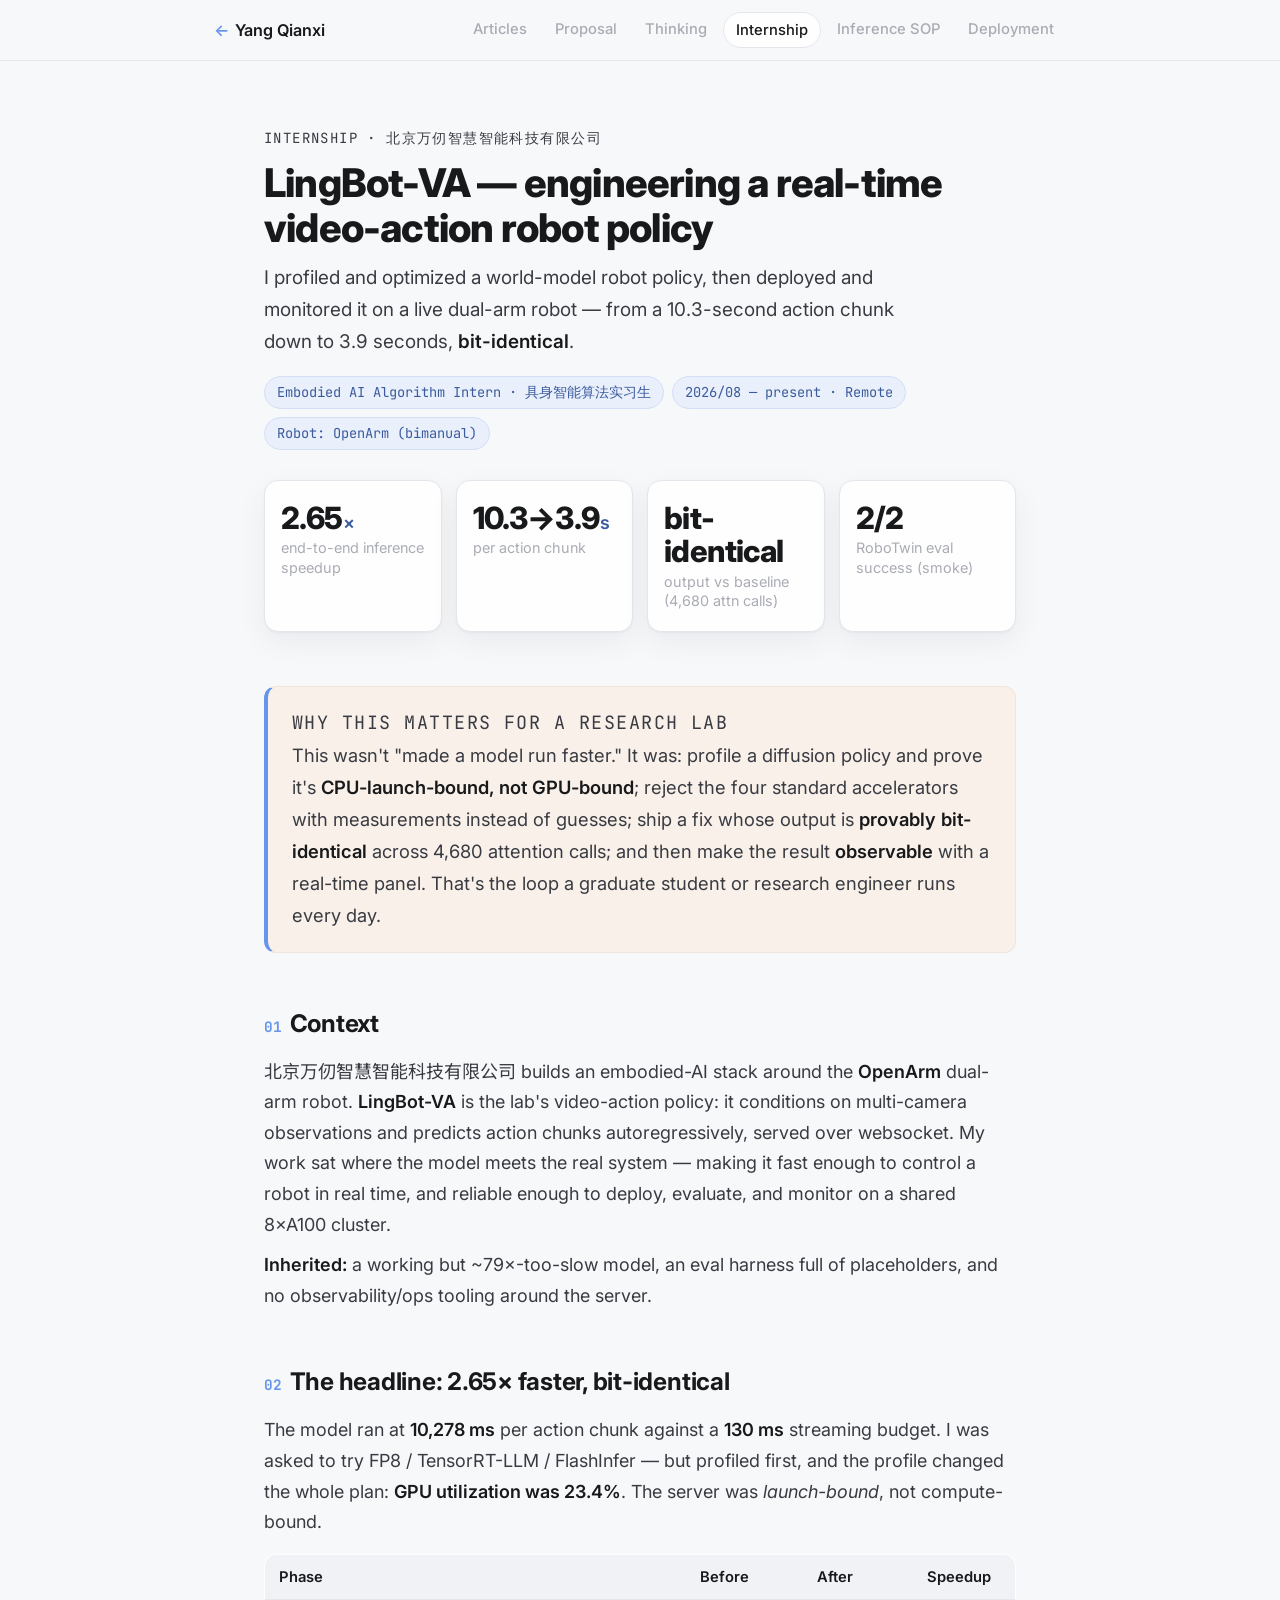
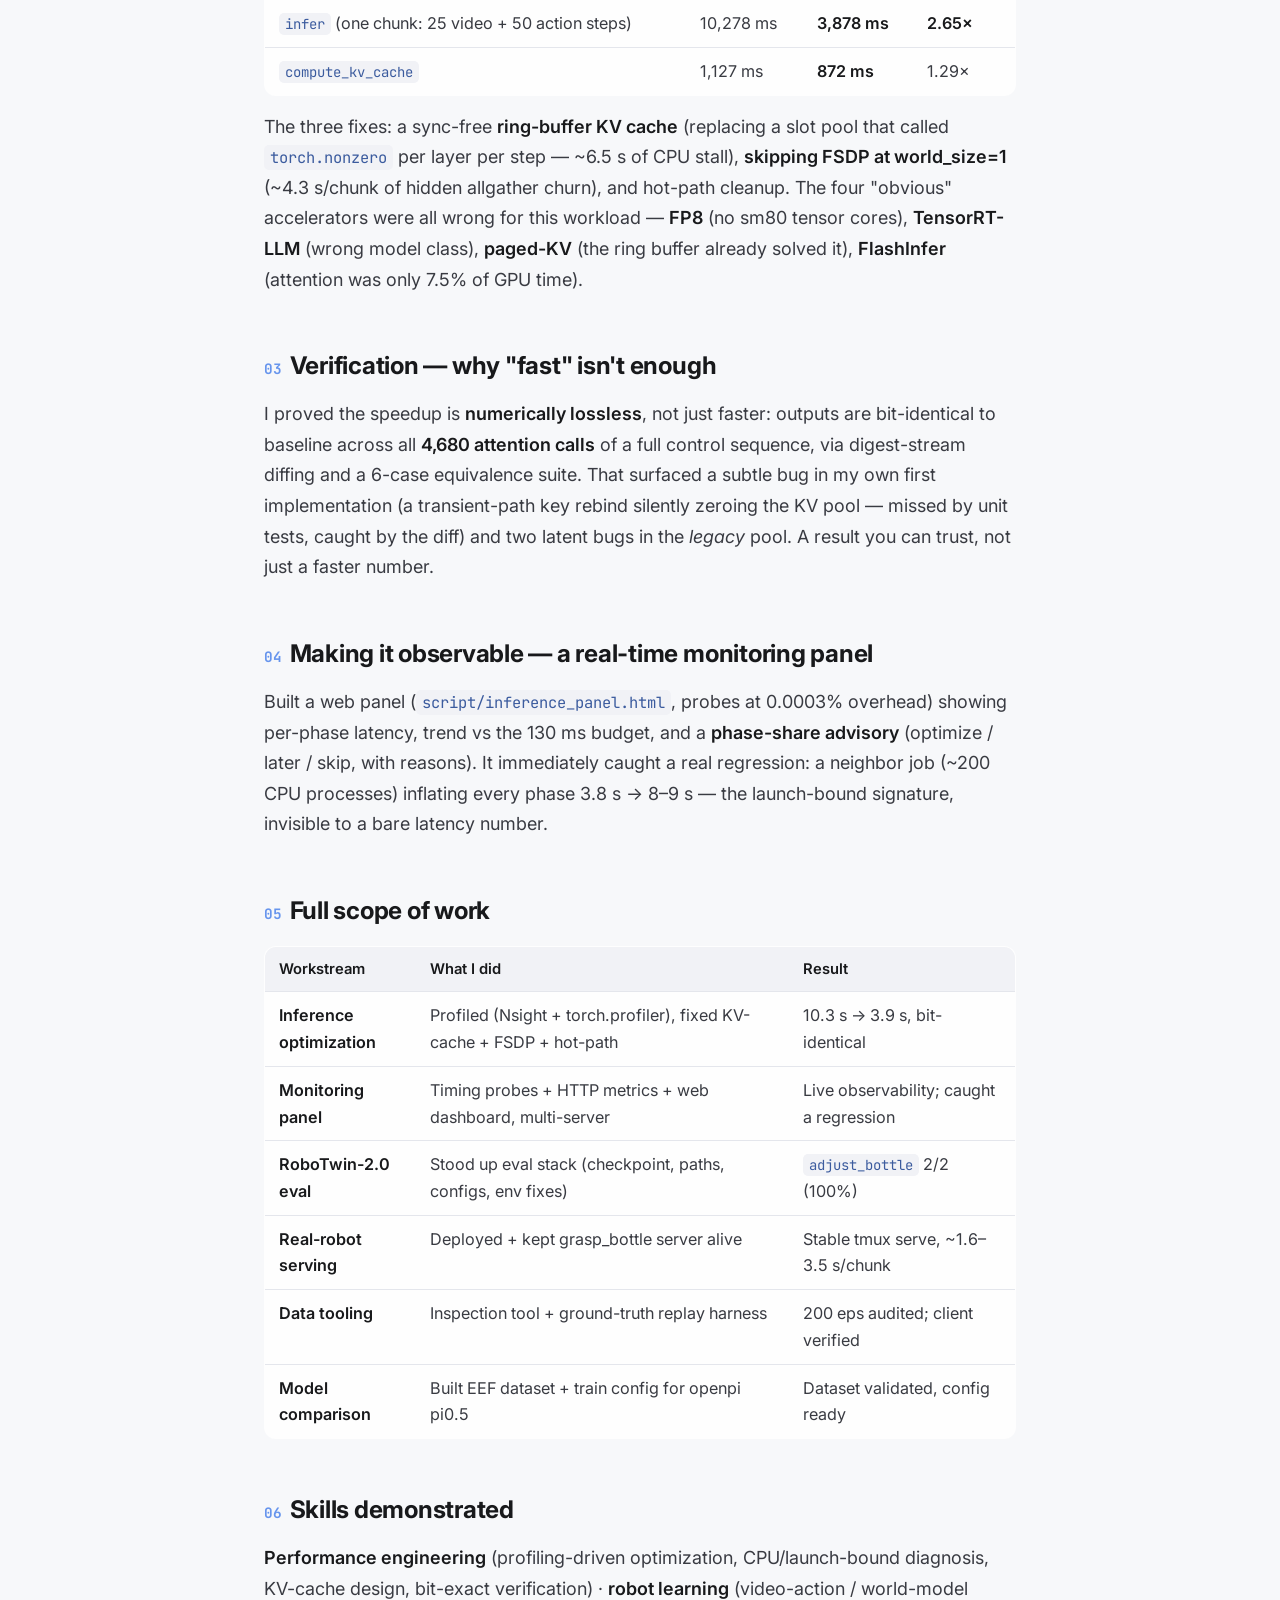
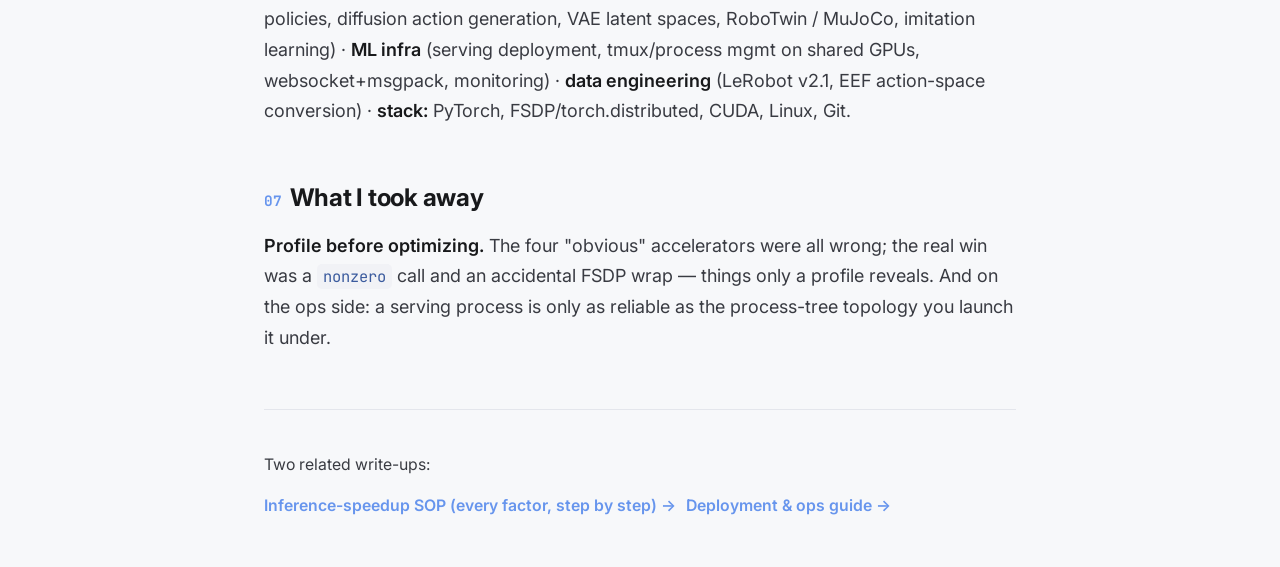
<file: docs/lingbot-va-internship.html>
<!DOCTYPE html>
<html lang="en">
<head>
  <meta charset="UTF-8">
  <meta name="viewport" content="width=device-width, initial-scale=1.0">
  <title>Internship — LingBot-VA · Yang Qianxi</title>
  <meta name="description" content="Internship experience of Yang Qianxi at 北京万仞智慧智能科技有限公司 on LingBot-VA — 2.65× inference speedup, bit-identical, real-robot deployment.">
  <link rel="icon" type="image/svg+xml" href="../assets/avatar.svg">
  <link rel="preconnect" href="https://fonts.googleapis.com">
  <link rel="preconnect" href="https://fonts.gstatic.com" crossorigin>
  <link href="https://fonts.googleapis.com/css2?family=Inter:wght@400;500;600;700;800&family=JetBrains+Mono:wght@400;500;600&family=Noto+Sans+SC:wght@400;500;700&display=swap" rel="stylesheet">
  <link rel="stylesheet" href="../styles.css">
  <link rel="stylesheet" href="docs.css">
</head>
<body>

  <nav class="doc-nav">
    <div class="doc-nav-inner">
      <a href="../index.html" class="back"><span class="arrow">←</span> Yang Qianxi</a>
      <div class="doc-tabs">
        <a href="articles.html">Articles</a>
        <a href="research-proposal.html">Proposal</a>
        <a href="research-independent-thinking.html">Thinking</a>
        <a href="lingbot-va-internship.html" class="active">Internship</a>
        <a href="lingbot-va-inference-sop.html">Inference SOP</a>
        <a href="lingbot-va-deployment.html">Deployment</a>
      </div>
    </div>
  </nav>

  <header class="doc-hero">
    <div class="doc">
      <p class="doc-eyebrow">Internship · 北京万仞智慧智能科技有限公司</p>
      <h1 class="doc-title">LingBot-VA — engineering a real-time video-action robot policy</h1>
      <p class="doc-sub">I profiled and optimized a world-model robot policy, then deployed and monitored it on a live dual-arm robot — from a 10.3-second action chunk down to 3.9 seconds, <strong>bit-identical</strong>.</p>
      <div class="doc-meta">
        <span class="chip">Embodied AI Algorithm Intern · 具身智能算法实习生</span>
        <span class="chip">2026/08 — present · Remote</span>
        <span class="chip">Robot: OpenArm (bimanual)</span>
      </div>

      <div class="kpi-row">
        <div class="kpi"><div class="num">2.65<span class="unit">×</span></div><div class="lbl">end-to-end inference speedup</div></div>
        <div class="kpi"><div class="num">10.3→3.9<span class="unit">s</span></div><div class="lbl">per action chunk</div></div>
        <div class="kpi"><div class="num">bit-identical</div><div class="lbl">output vs baseline (4,680 attn calls)</div></div>
        <div class="kpi"><div class="num">2/2</div><div class="lbl">RoboTwin eval success (smoke)</div></div>
      </div>
    </div>
  </header>

  <main class="doc">

    <div class="abstract">
      <p class="abstract-title">Why this matters for a research lab</p>
      <p>This wasn't "made a model run faster." It was: profile a diffusion policy and prove it's <strong>CPU-launch-bound, not GPU-bound</strong>; reject the four standard accelerators with measurements instead of guesses; ship a fix whose output is <strong>provably bit-identical</strong> across 4,680 attention calls; and then make the result <strong>observable</strong> with a real-time panel. That's the loop a graduate student or research engineer runs every day.</p>
    </div>

    <h2><span class="sect-num">01</span>Context</h2>
    <p>北京万仞智慧智能科技有限公司 builds an embodied-AI stack around the <strong>OpenArm</strong> dual-arm robot. <strong>LingBot-VA</strong> is the lab's video-action policy: it conditions on multi-camera observations and predicts action chunks autoregressively, served over websocket. My work sat where the model meets the real system — making it fast enough to control a robot in real time, and reliable enough to deploy, evaluate, and monitor on a shared 8×A100 cluster.</p>
    <p><strong>Inherited:</strong> a working but ~79×-too-slow model, an eval harness full of placeholders, and no observability/ops tooling around the server.</p>

    <h2><span class="sect-num">02</span>The headline: 2.65× faster, bit-identical</h2>
    <p>The model ran at <strong>10,278 ms</strong> per action chunk against a <strong>130 ms</strong> streaming budget. I was asked to try FP8 / TensorRT-LLM / FlashInfer — but profiled first, and the profile changed the whole plan: <strong>GPU utilization was 23.4%</strong>. The server was <em>launch-bound</em>, not compute-bound.</p>

    <table>
      <tr><th>Phase</th><th>Before</th><th>After</th><th>Speedup</th></tr>
      <tr><td><code>infer</code> (one chunk: 25 video + 50 action steps)</td><td>10,278 ms</td><td><strong>3,878 ms</strong></td><td><strong>2.65×</strong></td></tr>
      <tr><td><code>compute_kv_cache</code></td><td>1,127 ms</td><td><strong>872 ms</strong></td><td>1.29×</td></tr>
    </table>

    <p>The three fixes: a sync-free <strong>ring-buffer KV cache</strong> (replacing a slot pool that called <code>torch.nonzero</code> per layer per step — ~6.5 s of CPU stall), <strong>skipping FSDP at world_size=1</strong> (~4.3 s/chunk of hidden allgather churn), and hot-path cleanup. The four "obvious" accelerators were all wrong for this workload — <strong>FP8</strong> (no sm80 tensor cores), <strong>TensorRT-LLM</strong> (wrong model class), <strong>paged-KV</strong> (the ring buffer already solved it), <strong>FlashInfer</strong> (attention was only 7.5% of GPU time).</p>

    <h2><span class="sect-num">03</span>Verification — why "fast" isn't enough</h2>
    <p>I proved the speedup is <strong>numerically lossless</strong>, not just faster: outputs are bit-identical to baseline across all <strong>4,680 attention calls</strong> of a full control sequence, via digest-stream diffing and a 6-case equivalence suite. That surfaced a subtle bug in my own first implementation (a transient-path key rebind silently zeroing the KV pool — missed by unit tests, caught by the diff) and two latent bugs in the <em>legacy</em> pool. A result you can trust, not just a faster number.</p>

    <h2><span class="sect-num">04</span>Making it observable — a real-time monitoring panel</h2>
    <p>Built a web panel (<code>script/inference_panel.html</code>, probes at 0.0003% overhead) showing per-phase latency, trend vs the 130 ms budget, and a <strong>phase-share advisory</strong> (optimize / later / skip, with reasons). It immediately caught a real regression: a neighbor job (~200 CPU processes) inflating every phase 3.8 s → 8–9 s — the launch-bound signature, invisible to a bare latency number.</p>

    <h2><span class="sect-num">05</span>Full scope of work</h2>
    <table>
      <tr><th>Workstream</th><th>What I did</th><th>Result</th></tr>
      <tr><td><strong>Inference optimization</strong></td><td>Profiled (Nsight + torch.profiler), fixed KV-cache + FSDP + hot-path</td><td>10.3 s → 3.9 s, bit-identical</td></tr>
      <tr><td><strong>Monitoring panel</strong></td><td>Timing probes + HTTP metrics + web dashboard, multi-server</td><td>Live observability; caught a regression</td></tr>
      <tr><td><strong>RoboTwin-2.0 eval</strong></td><td>Stood up eval stack (checkpoint, paths, configs, env fixes)</td><td><code>adjust_bottle</code> 2/2 (100%)</td></tr>
      <tr><td><strong>Real-robot serving</strong></td><td>Deployed + kept grasp_bottle server alive</td><td>Stable tmux serve, ~1.6–3.5 s/chunk</td></tr>
      <tr><td><strong>Data tooling</strong></td><td>Inspection tool + ground-truth replay harness</td><td>200 eps audited; client verified</td></tr>
      <tr><td><strong>Model comparison</strong></td><td>Built EEF dataset + train config for openpi pi0.5</td><td>Dataset validated, config ready</td></tr>
    </table>

    <h2><span class="sect-num">06</span>Skills demonstrated</h2>
    <p><strong>Performance engineering</strong> (profiling-driven optimization, CPU/launch-bound diagnosis, KV-cache design, bit-exact verification) · <strong>robot learning</strong> (video-action / world-model policies, diffusion action generation, VAE latent spaces, RoboTwin / MuJoCo, imitation learning) · <strong>ML infra</strong> (serving deployment, tmux/process mgmt on shared GPUs, websocket+msgpack, monitoring) · <strong>data engineering</strong> (LeRobot v2.1, EEF action-space conversion) · <strong>stack:</strong> PyTorch, FSDP/torch.distributed, CUDA, Linux, Git.</p>

    <h2><span class="sect-num">07</span>What I took away</h2>
    <p><strong>Profile before optimizing.</strong> The four "obvious" accelerators were all wrong; the real win was a <code>nonzero</code> call and an accidental FSDP wrap — things only a profile reveals. And on the ops side: a serving process is only as reliable as the process-tree topology you launch it under.</p>

    <div class="doc-footer">
      <p>Two related write-ups:</p>
      <div class="next-docs">
        <a href="lingbot-va-inference-sop.html">Inference-speedup SOP (every factor, step by step) →</a>
        <a href="lingbot-va-deployment.html">Deployment &amp; ops guide →</a>
      </div>
    </div>
  </main>

</body>
</html>
</file>
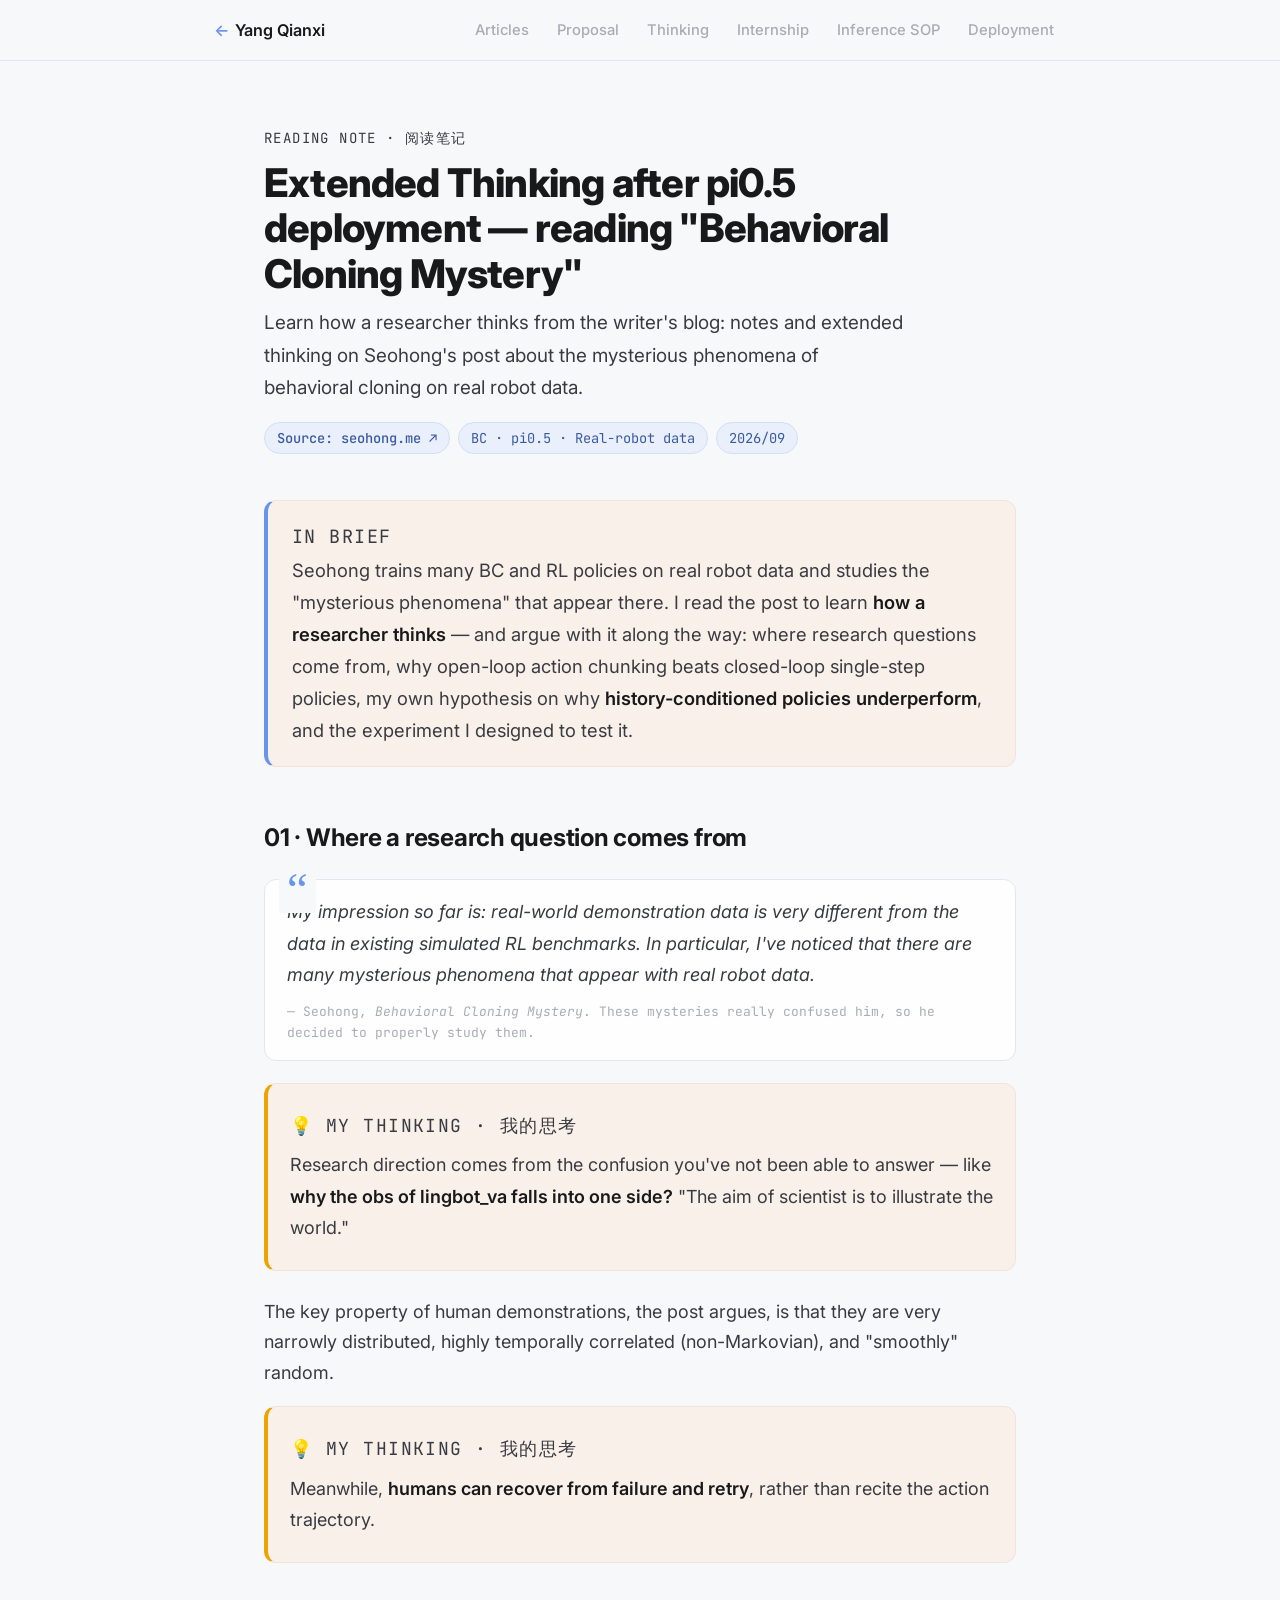
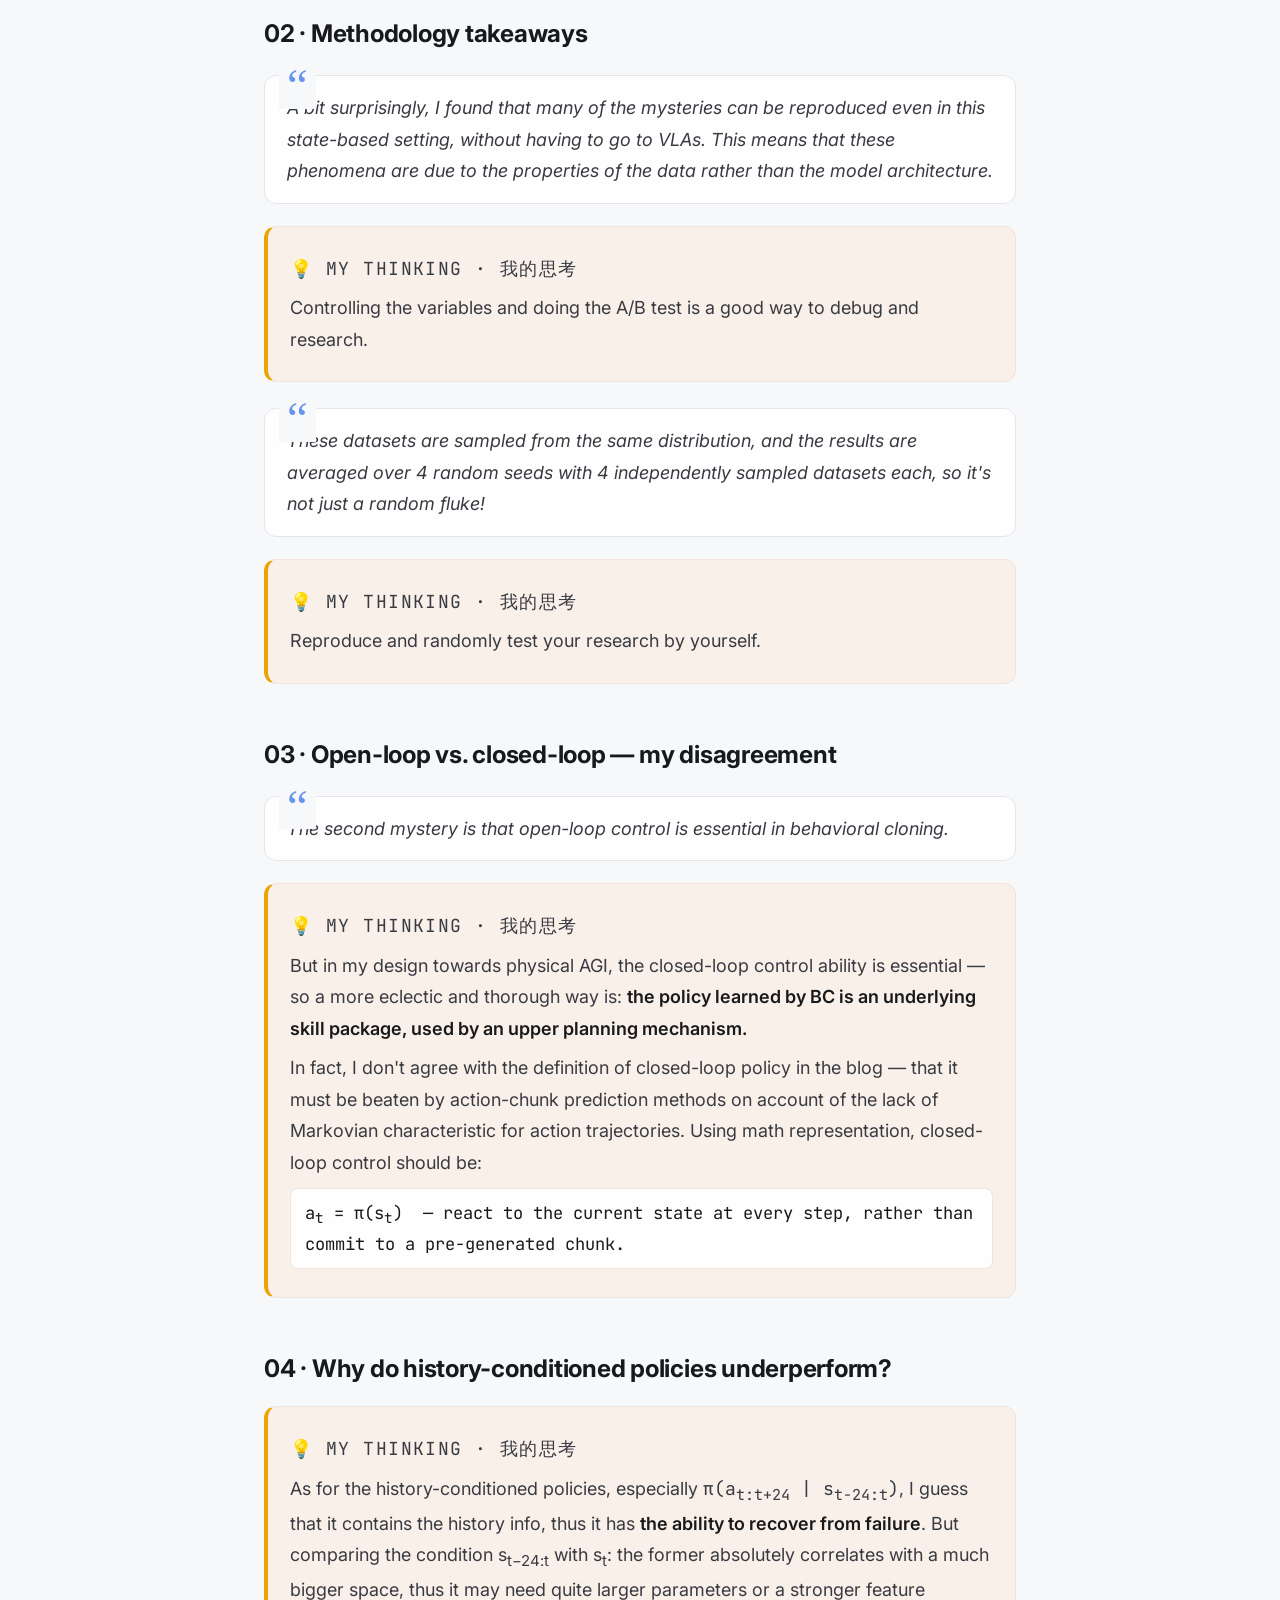
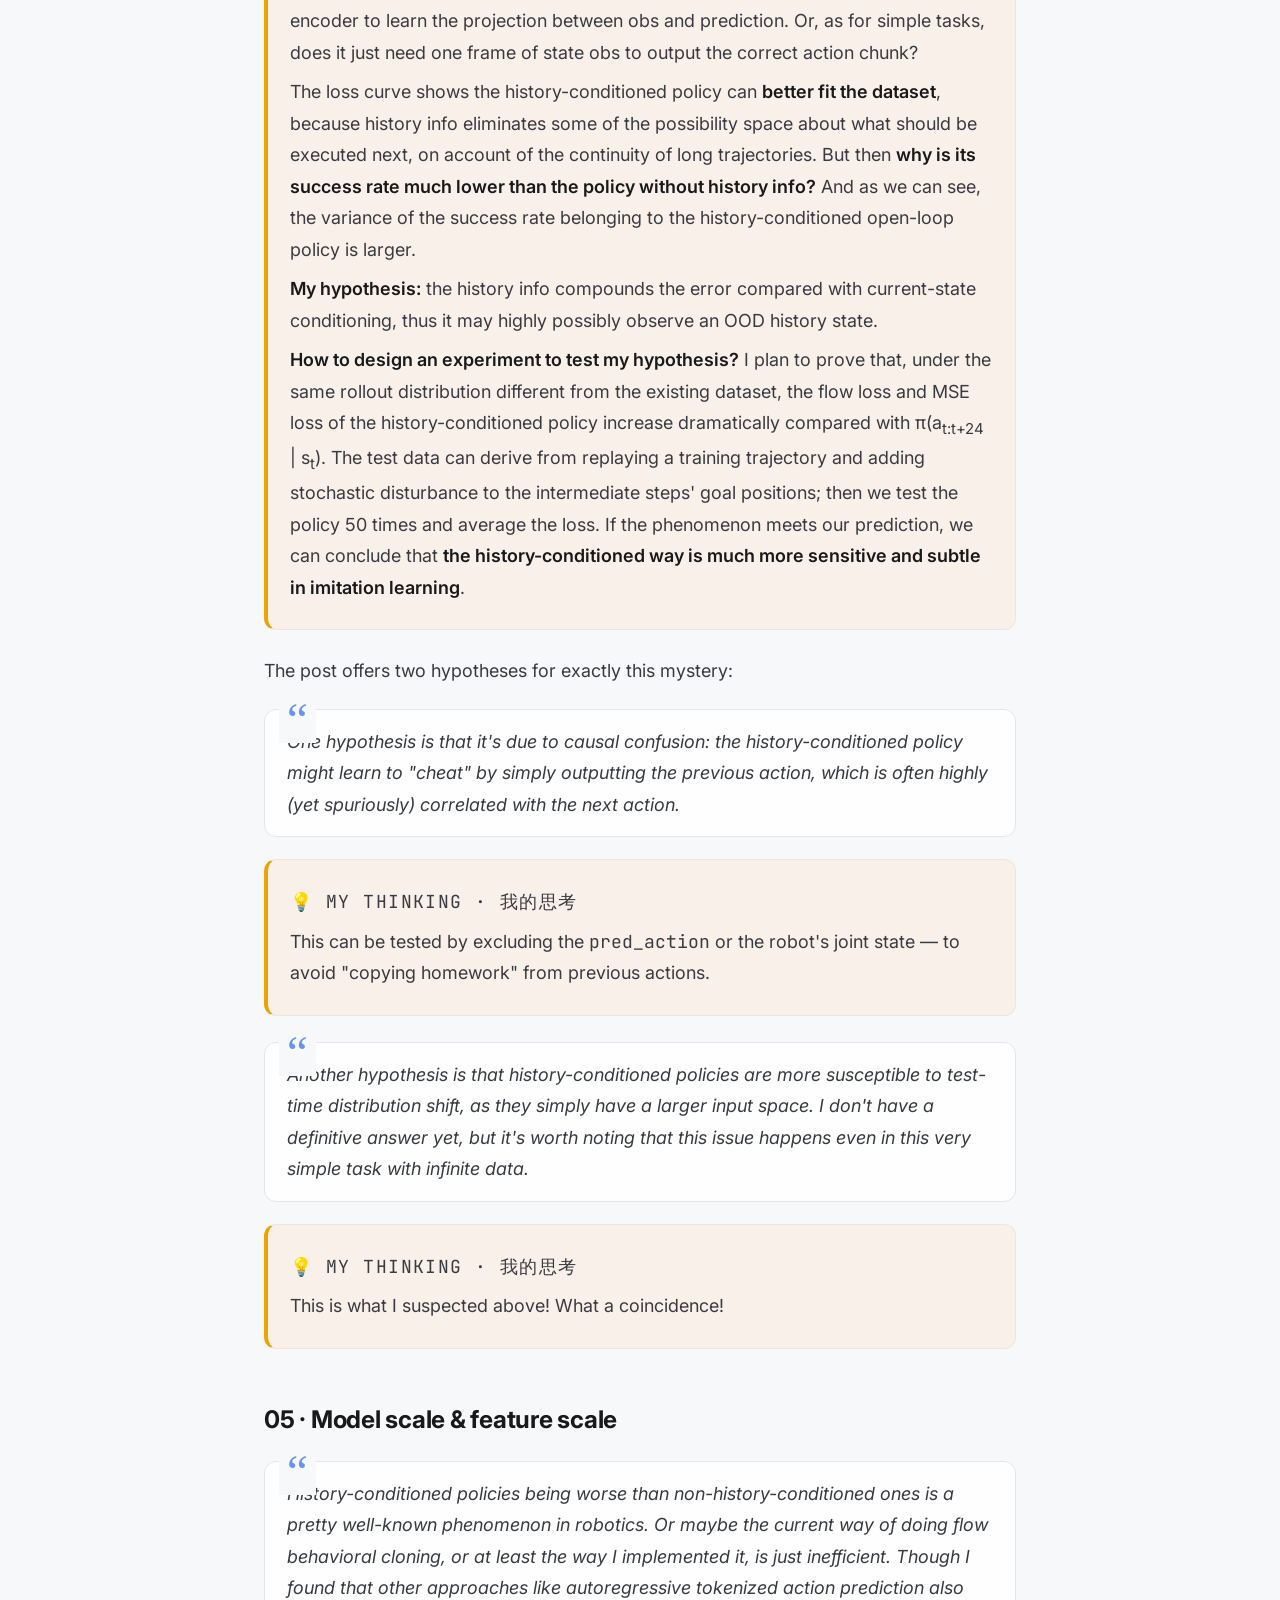
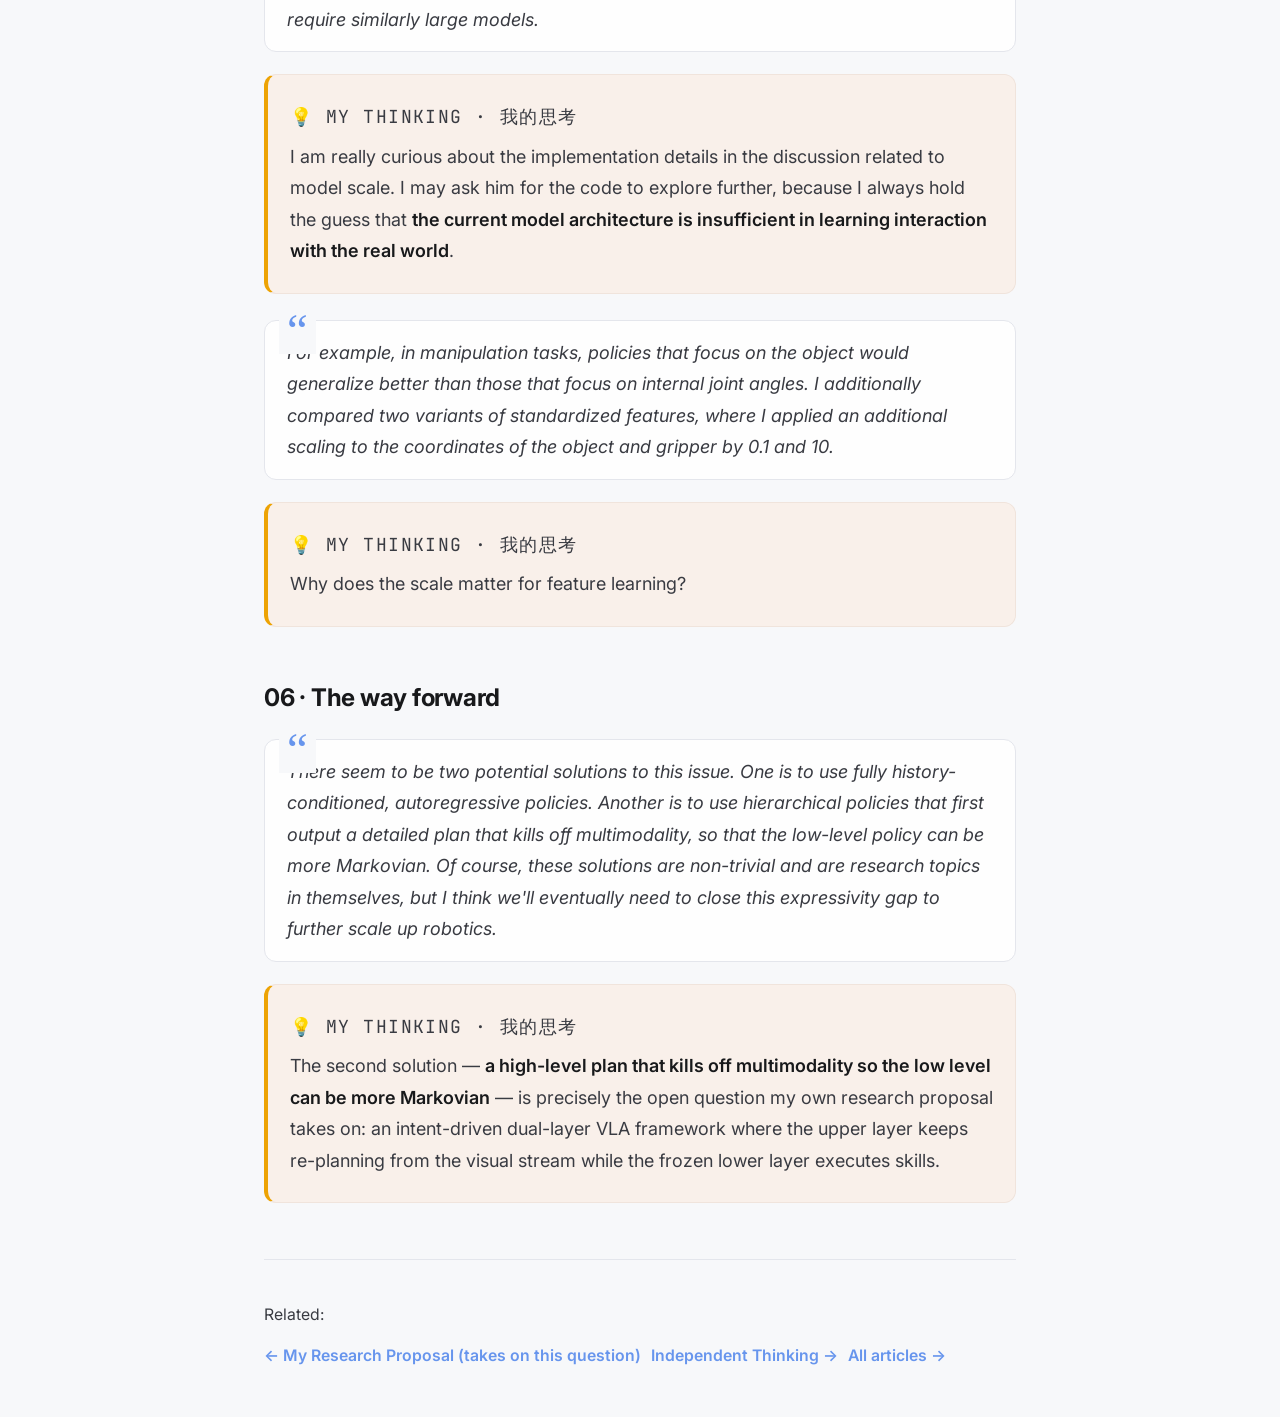
<file: docs/pi05-bc-mystery-note.html>
<!DOCTYPE html>
<html lang="en">
<head>
  <meta charset="UTF-8">
  <meta name="viewport" content="width=device-width, initial-scale=1.0">
  <title>Extended Thinking after pi0.5 deployment· Reading "Behavioral Cloning Mystery" · 杨骞玺</title>
  <meta name="description" content="杨骞玺的阅读笔记与延伸思考：Behavioral Cloning Mystery（Seohong 的博客）——关于真机数据、开环控制、历史条件策略与实验设计。">
  <link rel="icon" type="image/svg+xml" href="../assets/avatar.svg">
  <link rel="preconnect" href="https://fonts.googleapis.com">
  <link rel="preconnect" href="https://fonts.gstatic.com" crossorigin>
  <link href="https://fonts.googleapis.com/css2?family=Inter:wght@400;500;600;700;800&family=JetBrains+Mono:wght@400;500;600&family=Noto+Sans+SC:wght@400;500;700&display=swap" rel="stylesheet">
  <link rel="stylesheet" href="../styles.css">
  <link rel="stylesheet" href="docs.css">
</head>
<body>

  <nav class="doc-nav">
    <div class="doc-nav-inner">
      <a href="../index.html" class="back"><span class="arrow">←</span> Yang Qianxi</a>
      <div class="doc-tabs">
        <a href="articles.html">Articles</a>
        <a href="research-proposal.html">Proposal</a>
        <a href="research-independent-thinking.html">Thinking</a>
        <a href="lingbot-va-internship.html">Internship</a>
        <a href="lingbot-va-inference-sop.html">Inference SOP</a>
        <a href="lingbot-va-deployment.html">Deployment</a>
      </div>
    </div>
  </nav>

  <header class="doc-hero">
    <div class="doc">
      <p class="doc-eyebrow">Reading Note · 阅读笔记</p>
      <h1 class="doc-title">Extended Thinking after pi0.5 deployment — reading "Behavioral Cloning Mystery"</h1>
      <p class="doc-sub">Learn how a researcher thinks from the writer's blog: notes and extended thinking on Seohong's post about the mysterious phenomena of behavioral cloning on real robot data.</p>
      <div class="doc-meta">
        <span class="chip"><a href="https://seohong.me/blog/behavioral-cloning-mystery/" target="_blank" rel="noopener" style="color:inherit;text-decoration:none;">Source: seohong.me ↗</a></span>
        <span class="chip">BC · pi0.5 · Real-robot data</span>
        <span class="chip">2026/09</span>
      </div>
    </div>
  </header>

  <main class="doc">

    <div class="abstract">
      <p class="abstract-title">In brief</p>
      <p>Seohong trains many BC and RL policies on real robot data and studies the "mysterious phenomena" that appear there. I read the post to learn <strong>how a researcher thinks</strong> — and argue with it along the way: where research questions come from, why open-loop action chunking beats closed-loop single-step policies, my own hypothesis on why <strong>history-conditioned policies underperform</strong>, and the experiment I designed to test it.</p>
    </div>

    <h2>01 · Where a research question comes from</h2>

    <div class="bq">
      <p>My impression so far is: real-world demonstration data is very different from the data in existing simulated RL benchmarks. In particular, I've noticed that there are many mysterious phenomena that appear with real robot data.</p>
      <span class="bq-src">— Seohong, <em>Behavioral Cloning Mystery</em>. These mysteries really confused him, so he decided to properly study them.</span>
    </div>

    <div class="think">
      <p class="think-title">💡 My thinking · 我的思考</p>
      <p>Research direction comes from the confusion you've not been able to answer — like <strong>why the obs of lingbot_va falls into one side?</strong> "The aim of scientist is to illustrate the world."</p>
    </div>

    <p>The key property of human demonstrations, the post argues, is that they are very narrowly distributed, highly temporally correlated (non-Markovian), and "smoothly" random.</p>

    <div class="think">
      <p class="think-title">💡 My thinking · 我的思考</p>
      <p>Meanwhile, <strong>humans can recover from failure and retry</strong>, rather than recite the action trajectory.</p>
    </div>

    <h2>02 · Methodology takeaways</h2>

    <div class="bq">
      <p>A bit surprisingly, I found that many of the mysteries can be reproduced even in this state-based setting, without having to go to VLAs. This means that these phenomena are due to the properties of the data rather than the model architecture.</p>
    </div>

    <div class="think">
      <p class="think-title">💡 My thinking · 我的思考</p>
      <p>Controlling the variables and doing the A/B test is a good way to debug and research.</p>
    </div>

    <div class="bq">
      <p>These datasets are sampled from the same distribution, and the results are averaged over 4 random seeds with 4 independently sampled datasets each, so it's not just a random fluke!</p>
    </div>

    <div class="think">
      <p class="think-title">💡 My thinking · 我的思考</p>
      <p>Reproduce and randomly test your research by yourself.</p>
    </div>

    <h2>03 · Open-loop vs. closed-loop — my disagreement</h2>

    <div class="bq">
      <p>The second mystery is that open-loop control is essential in behavioral cloning.</p>
    </div>

    <div class="think">
      <p class="think-title">💡 My thinking · 我的思考</p>
      <p>But in my design towards physical AGI, the closed-loop control ability is essential — so a more eclectic and thorough way is: <strong>the policy learned by BC is an underlying skill package, used by an upper planning mechanism.</strong></p>
      <p>In fact, I don't agree with the definition of closed-loop policy in the blog — that it must be beaten by action-chunk prediction methods on account of the lack of Markovian characteristic for action trajectories. Using math representation, closed-loop control should be:</p>
      <span class="math">a<sub>t</sub> = π(s<sub>t</sub>) &nbsp;— react to the current state at every step, rather than commit to a pre-generated chunk.</span>
    </div>

    <h2>04 · Why do history-conditioned policies underperform?</h2>

    <div class="think">
      <p class="think-title">💡 My thinking · 我的思考</p>
      <p>As for the history-conditioned policies, especially <span style="font-family:var(--font-mono)">π(a<sub>t:t+24</sub> | s<sub>t−24:t</sub>)</span>, I guess that it contains the history info, thus it has <strong>the ability to recover from failure</strong>. But comparing the condition s<sub>t−24:t</sub> with s<sub>t</sub>: the former absolutely correlates with a much bigger space, thus it may need quite larger parameters or a stronger feature encoder to learn the projection between obs and prediction. Or, as for simple tasks, does it just need one frame of state obs to output the correct action chunk?</p>
      <p>The loss curve shows the history-conditioned policy can <strong>better fit the dataset</strong>, because history info eliminates some of the possibility space about what should be executed next, on account of the continuity of long trajectories. But then <strong>why is its success rate much lower than the policy without history info?</strong> And as we can see, the variance of the success rate belonging to the history-conditioned open-loop policy is larger.</p>
      <p><strong>My hypothesis:</strong> the history info compounds the error compared with current-state conditioning, thus it may highly possibly observe an OOD history state.</p>
      <p><strong>How to design an experiment to test my hypothesis?</strong> I plan to prove that, under the same rollout distribution different from the existing dataset, the flow loss and MSE loss of the history-conditioned policy increase dramatically compared with π(a<sub>t:t+24</sub> | s<sub>t</sub>). The test data can derive from replaying a training trajectory and adding stochastic disturbance to the intermediate steps' goal positions; then we test the policy 50 times and average the loss. If the phenomenon meets our prediction, we can conclude that <strong>the history-conditioned way is much more sensitive and subtle in imitation learning</strong>.</p>
    </div>

    <p>The post offers two hypotheses for exactly this mystery:</p>

    <div class="bq">
      <p>One hypothesis is that it's due to causal confusion: the history-conditioned policy might learn to "cheat" by simply outputting the previous action, which is often highly (yet spuriously) correlated with the next action.</p>
    </div>

    <div class="think">
      <p class="think-title">💡 My thinking · 我的思考</p>
      <p>This can be tested by excluding the <span style="font-family:var(--font-mono)">pred_action</span> or the robot's joint state — to avoid "copying homework" from previous actions.</p>
    </div>

    <div class="bq">
      <p>Another hypothesis is that history-conditioned policies are more susceptible to test-time distribution shift, as they simply have a larger input space. I don't have a definitive answer yet, but it's worth noting that this issue happens even in this very simple task with infinite data.</p>
    </div>

    <div class="think">
      <p class="think-title">💡 My thinking · 我的思考</p>
      <p>This is what I suspected above! What a coincidence!</p>
    </div>

    <h2>05 · Model scale &amp; feature scale</h2>

    <div class="bq">
      <p>History-conditioned policies being worse than non-history-conditioned ones is a pretty well-known phenomenon in robotics. Or maybe the current way of doing flow behavioral cloning, or at least the way I implemented it, is just inefficient. Though I found that other approaches like autoregressive tokenized action prediction also require similarly large models.</p>
    </div>

    <div class="think">
      <p class="think-title">💡 My thinking · 我的思考</p>
      <p>I am really curious about the implementation details in the discussion related to model scale. I may ask him for the code to explore further, because I always hold the guess that <strong>the current model architecture is insufficient in learning interaction with the real world</strong>.</p>
    </div>

    <div class="bq">
      <p>For example, in manipulation tasks, policies that focus on the object would generalize better than those that focus on internal joint angles. I additionally compared two variants of standardized features, where I applied an additional scaling to the coordinates of the object and gripper by 0.1 and 10.</p>
    </div>

    <div class="think">
      <p class="think-title">💡 My thinking · 我的思考</p>
      <p>Why does the scale matter for feature learning?</p>
    </div>

    <h2>06 · The way forward</h2>

    <div class="bq">
      <p>There seem to be two potential solutions to this issue. One is to use fully history-conditioned, autoregressive policies. Another is to use hierarchical policies that first output a detailed plan that kills off multimodality, so that the low-level policy can be more Markovian. Of course, these solutions are non-trivial and are research topics in themselves, but I think we'll eventually need to close this expressivity gap to further scale up robotics.</p>
    </div>

    <div class="think">
      <p class="think-title">💡 My thinking · 我的思考</p>
      <p>The second solution — <strong>a high-level plan that kills off multimodality so the low level can be more Markovian</strong> — is precisely the open question my own research proposal takes on: an intent-driven dual-layer VLA framework where the upper layer keeps re-planning from the visual stream while the frozen lower layer executes skills.</p>
    </div>

    <div class="doc-footer">
      <p>Related:</p>
      <div class="next-docs">
        <a href="research-proposal.html">← My Research Proposal (takes on this question)</a>
        <a href="research-independent-thinking.html">Independent Thinking →</a>
        <a href="articles.html">All articles →</a>
      </div>
    </div>
  </main>

</body>
</html>
</file>
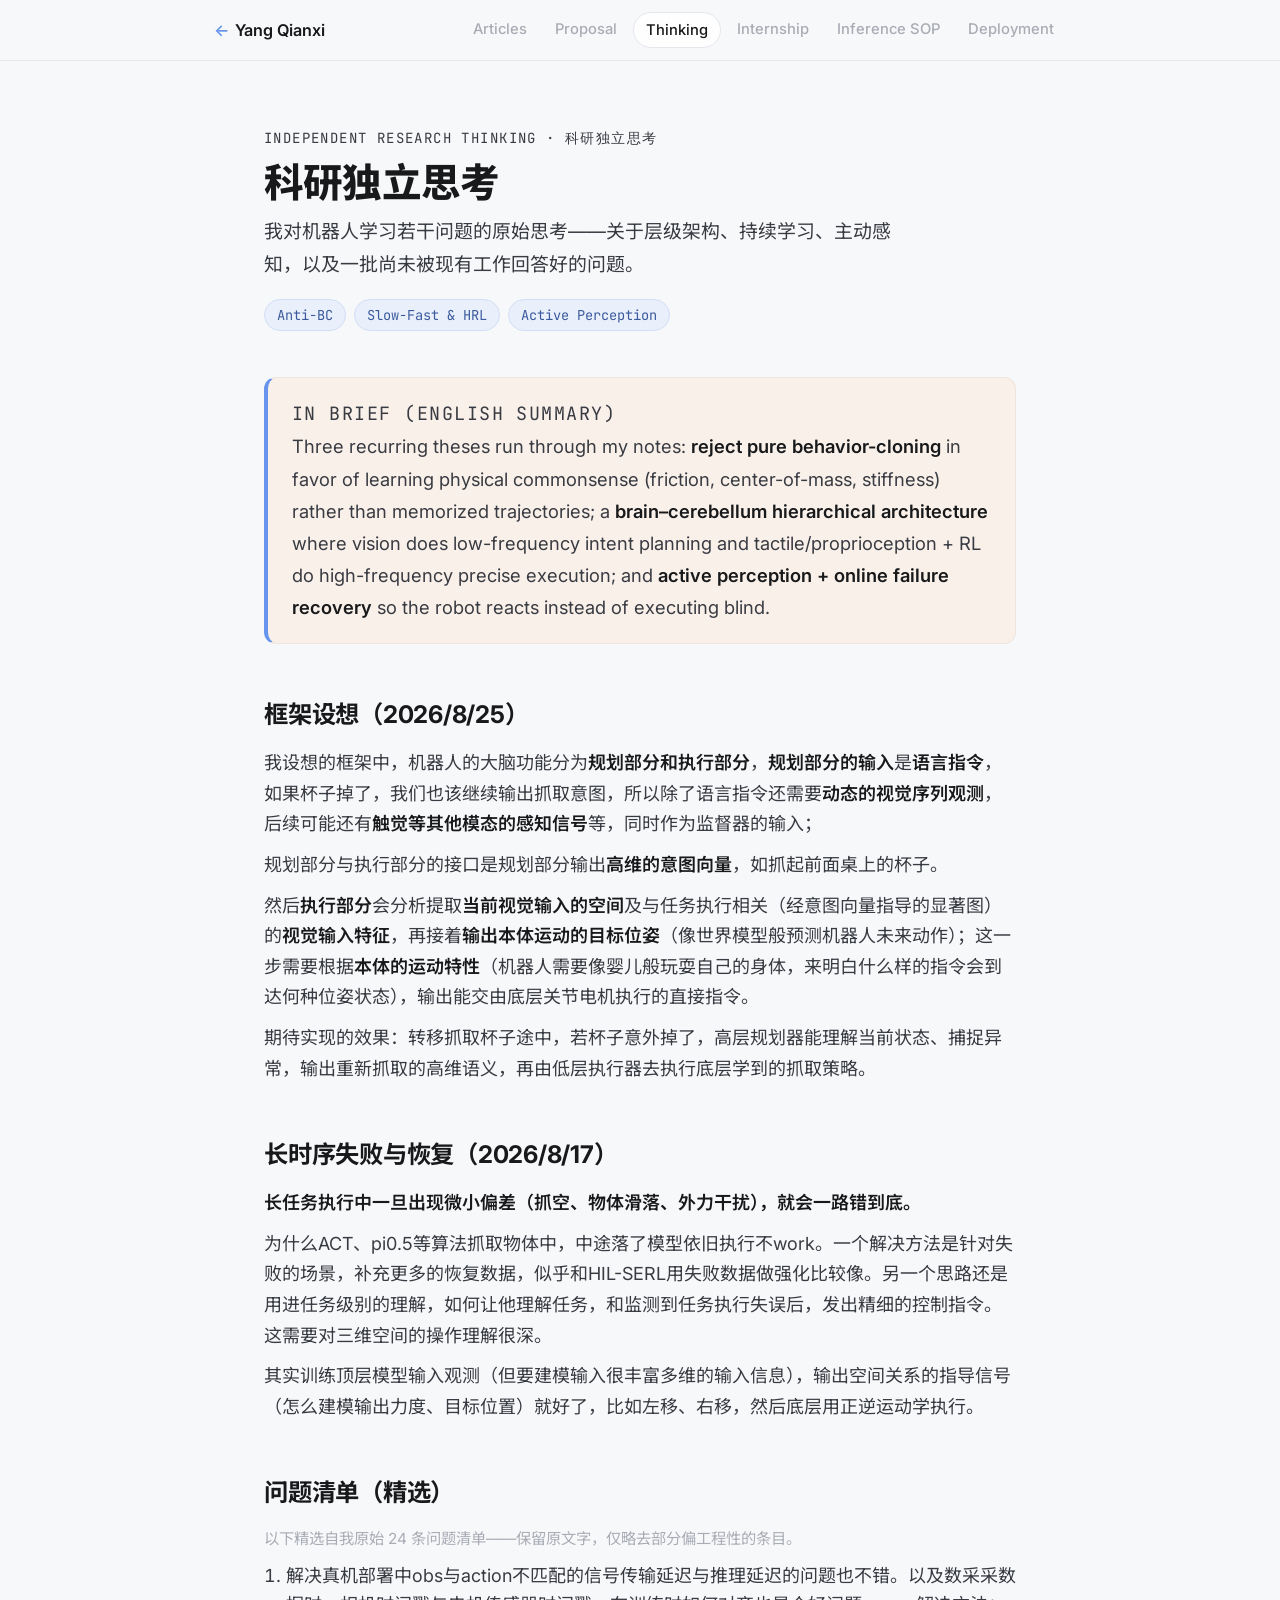
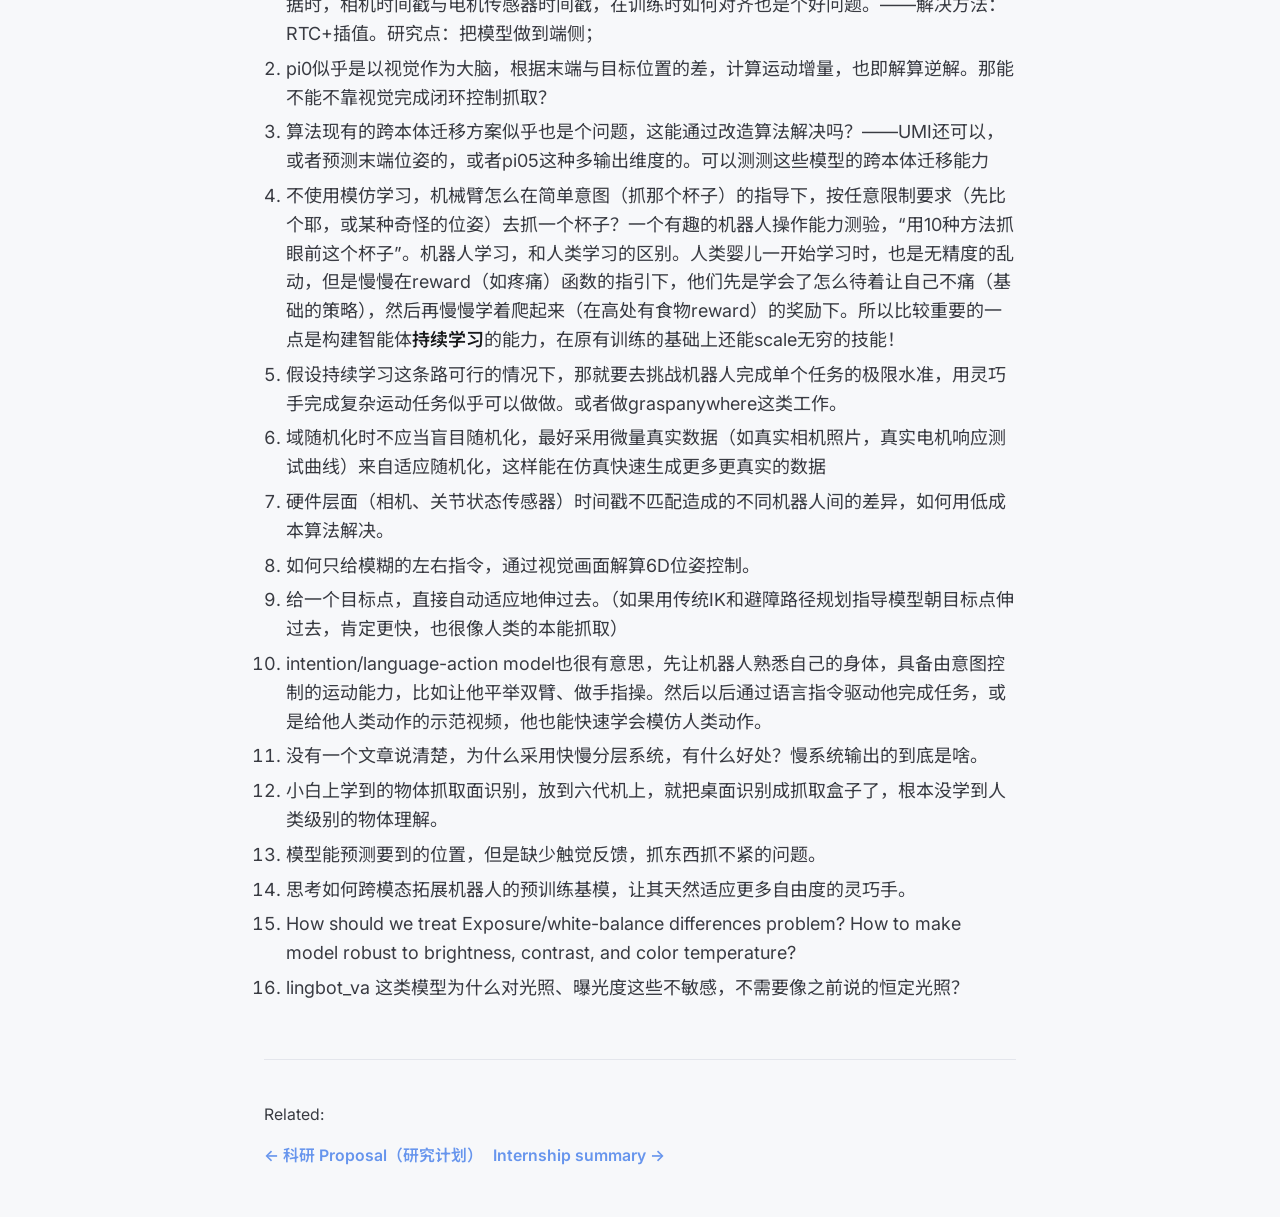
<file: docs/research-independent-thinking.html>
<!DOCTYPE html>
<html lang="zh-CN">
<head>
  <meta charset="UTF-8">
  <meta name="viewport" content="width=device-width, initial-scale=1.0">
  <title>科研独立思考 · 杨骞玺</title>
  <meta name="description" content="杨骞玺的科研独立思考与研究问题清单：反纯行为克隆、大脑-小脑架构、主动感知与在线纠错、持续学习等。">
  <link rel="icon" type="image/svg+xml" href="../assets/avatar.svg">
  <link rel="preconnect" href="https://fonts.googleapis.com">
  <link rel="preconnect" href="https://fonts.gstatic.com" crossorigin>
  <link href="https://fonts.googleapis.com/css2?family=Inter:wght@400;500;600;700;800&family=JetBrains+Mono:wght@400;500;600&family=Noto+Sans+SC:wght@400;500;700&display=swap" rel="stylesheet">
  <link rel="stylesheet" href="../styles.css">
  <link rel="stylesheet" href="docs.css">
</head>
<body>

  <nav class="doc-nav">
    <div class="doc-nav-inner">
      <a href="../index.html" class="back"><span class="arrow">←</span> Yang Qianxi</a>
      <div class="doc-tabs">
        <a href="articles.html">Articles</a>
        <a href="research-proposal.html">Proposal</a>
        <a href="research-independent-thinking.html" class="active">Thinking</a>
        <a href="lingbot-va-internship.html">Internship</a>
        <a href="lingbot-va-inference-sop.html">Inference SOP</a>
        <a href="lingbot-va-deployment.html">Deployment</a>
      </div>
    </div>
  </nav>

  <header class="doc-hero">
    <div class="doc">
      <p class="doc-eyebrow">Independent Research Thinking · 科研独立思考</p>
      <h1 class="doc-title">科研独立思考</h1>
      <p class="doc-sub">我对机器人学习若干问题的原始思考——关于层级架构、持续学习、主动感知，以及一批尚未被现有工作回答好的问题。</p>
      <div class="doc-meta">
        <span class="chip">Anti-BC</span>
        <span class="chip">Slow-Fast &amp; HRL</span>
        <span class="chip">Active Perception</span>
      </div>
    </div>
  </header>

  <main class="doc">

    <div class="abstract">
      <p class="abstract-title">In brief (English summary)</p>
      <p>Three recurring theses run through my notes: <strong>reject pure behavior-cloning</strong> in favor of learning physical commonsense (friction, center-of-mass, stiffness) rather than memorized trajectories; a <strong>brain–cerebellum hierarchical architecture</strong> where vision does low-frequency intent planning and tactile/proprioception + RL do high-frequency precise execution; and <strong>active perception + online failure recovery</strong> so the robot reacts instead of executing blind.</p>
    </div>

    <h2>框架设想（2026/8/25）</h2>
    <p>我设想的框架中，机器人的大脑功能分为<strong>规划部分和执行部分</strong>，<strong>规划部分的输入</strong>是<strong>语言指令</strong>，如果杯子掉了，我们也该继续输出抓取意图，所以除了语言指令还需要<strong>动态的视觉序列观测</strong>，后续可能还有<strong>触觉等其他模态的感知信号</strong>等，同时作为监督器的输入；</p>
    <p>规划部分与执行部分的接口是规划部分输出<strong>高维的意图向量</strong>，如抓起前面桌上的杯子。</p>
    <p>然后<strong>执行部分</strong>会分析提取<strong>当前视觉输入的空间</strong>及与任务执行相关（经意图向量指导的显著图）的<strong>视觉输入特征</strong>，再接着<strong>输出本体运动的目标位姿</strong>（像世界模型般预测机器人未来动作）；这一步需要根据<strong>本体的运动特性</strong>（机器人需要像婴儿般玩耍自己的身体，来明白什么样的指令会到达何种位姿状态），输出能交由底层关节电机执行的直接指令。</p>
    <p>期待实现的效果：转移抓取杯子途中，若杯子意外掉了，高层规划器能理解当前状态、捕捉异常，输出重新抓取的高维语义，再由低层执行器去执行底层学到的抓取策略。</p>

    <h2>长时序失败与恢复（2026/8/17）</h2>
    <p><strong>长任务执行中一旦出现微小偏差（抓空、物体滑落、外力干扰），就会一路错到底。</strong></p>
    <p>为什么ACT、pi0.5等算法抓取物体中，中途落了模型依旧执行不work。一个解决方法是针对失败的场景，补充更多的恢复数据，似乎和HIL-SERL用失败数据做强化比较像。另一个思路还是用进任务级别的理解，如何让他理解任务，和监测到任务执行失误后，发出精细的控制指令。这需要对三维空间的操作理解很深。</p>
    <p>其实训练顶层模型输入观测（但要建模输入很丰富多维的输入信息），输出空间关系的指导信号（怎么建模输出力度、目标位置）就好了，比如左移、右移，然后底层用正逆运动学执行。</p>

    <h2>问题清单（精选）</h2>
    <p style="color:var(--muted);font-size:.85rem;">以下精选自我原始 24 条问题清单——保留原文字，仅略去部分偏工程性的条目。</p>
    <ol>
      <li>解决真机部署中obs与action不匹配的信号传输延迟与推理延迟的问题也不错。以及数采采数据时，相机时间戳与电机传感器时间戳，在训练时如何对齐也是个好问题。——解决方法：RTC+插值。研究点：把模型做到端侧；</li>
      <li>pi0似乎是以视觉作为大脑，根据末端与目标位置的差，计算运动增量，也即解算逆解。那能不能不靠视觉完成闭环控制抓取？</li>
      <li>算法现有的跨本体迁移方案似乎也是个问题，这能通过改造算法解决吗？——UMI还可以，或者预测末端位姿的，或者pi05这种多输出维度的。可以测测这些模型的跨本体迁移能力</li>
      <li>不使用模仿学习，机械臂怎么在简单意图（抓那个杯子）的指导下，按任意限制要求（先比个耶，或某种奇怪的位姿）去抓一个杯子？一个有趣的机器人操作能力测验，“用10种方法抓眼前这个杯子”。机器人学习，和人类学习的区别。人类婴儿一开始学习时，也是无精度的乱动，但是慢慢在reward（如疼痛）函数的指引下，他们先是学会了怎么待着让自己不痛（基础的策略），然后再慢慢学着爬起来（在高处有食物reward）的奖励下。所以比较重要的一点是构建智能体<strong>持续学习</strong>的能力，在原有训练的基础上还能scale无穷的技能！</li>
      <li>假设持续学习这条路可行的情况下，那就要去挑战机器人完成单个任务的极限水准，用灵巧手完成复杂运动任务似乎可以做做。或者做graspanywhere这类工作。</li>
      <li>域随机化时不应当盲目随机化，最好采用微量真实数据（如真实相机照片，真实电机响应测试曲线）来自适应随机化，这样能在仿真快速生成更多更真实的数据</li>
      <li>硬件层面（相机、关节状态传感器）时间戳不匹配造成的不同机器人间的差异，如何用低成本算法解决。</li>
      <li>如何只给模糊的左右指令，通过视觉画面解算6D位姿控制。</li>
      <li>给一个目标点，直接自动适应地伸过去。（如果用传统IK和避障路径规划指导模型朝目标点伸过去，肯定更快，也很像人类的本能抓取）</li>
      <li>intention/language-action model也很有意思，先让机器人熟悉自己的身体，具备由意图控制的运动能力，比如让他平举双臂、做手指操。然后以后通过语言指令驱动他完成任务，或是给他人类动作的示范视频，他也能快速学会模仿人类动作。</li>
      <li>没有一个文章说清楚，为什么采用快慢分层系统，有什么好处？慢系统输出的到底是啥。</li>
      <li>小白上学到的物体抓取面识别，放到六代机上，就把桌面识别成抓取盒子了，根本没学到人类级别的物体理解。</li>
      <li>模型能预测要到的位置，但是缺少触觉反馈，抓东西抓不紧的问题。</li>
      <li>思考如何跨模态拓展机器人的预训练基模，让其天然适应更多自由度的灵巧手。</li>
      <li>How should we treat Exposure/white-balance differences problem? How to make model robust to brightness, contrast, and color temperature?</li>
      <li>lingbot_va 这类模型为什么对光照、曝光度这些不敏感，不需要像之前说的恒定光照？</li>
    </ol>

    <div class="doc-footer">
      <p>Related:</p>
      <div class="next-docs">
        <a href="research-proposal.html">← 科研 Proposal（研究计划）</a>
        <a href="lingbot-va-internship.html">Internship summary →</a>
      </div>
    </div>
  </main>

</body>
</html>
</file>
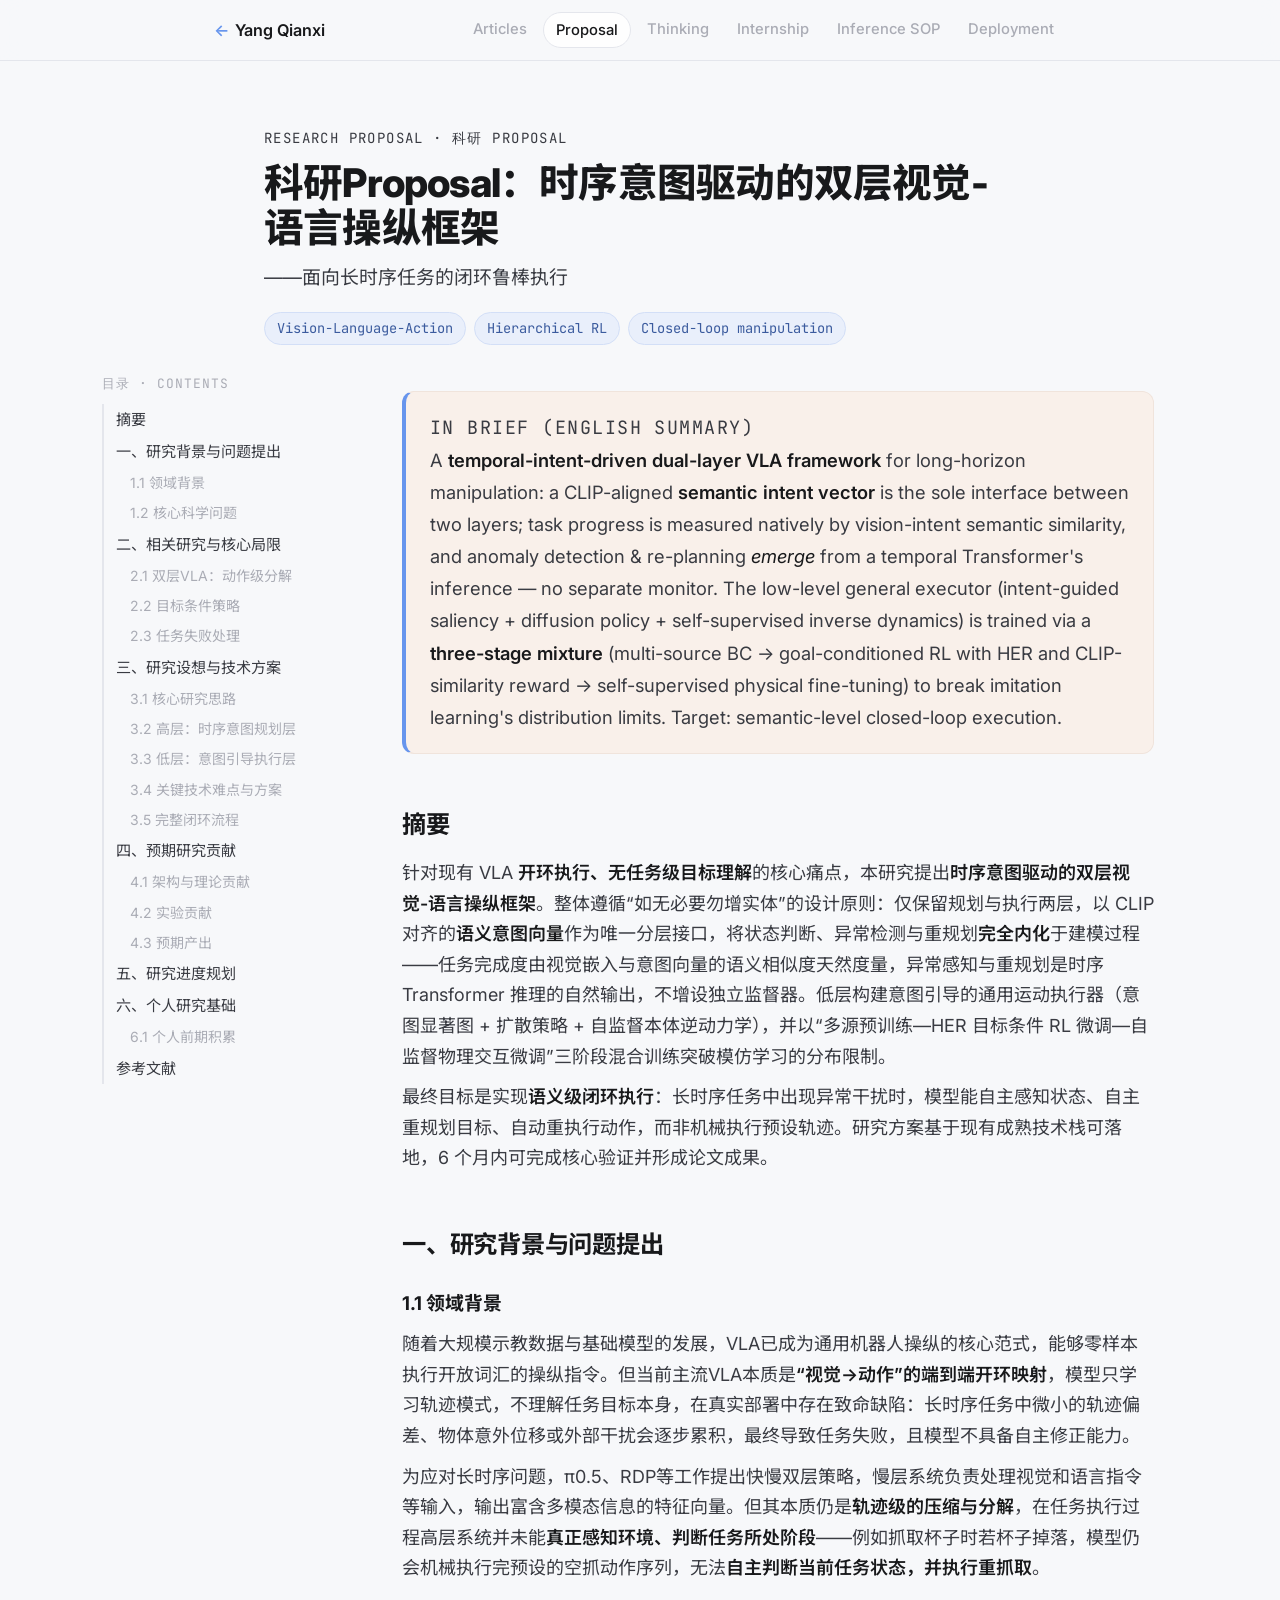
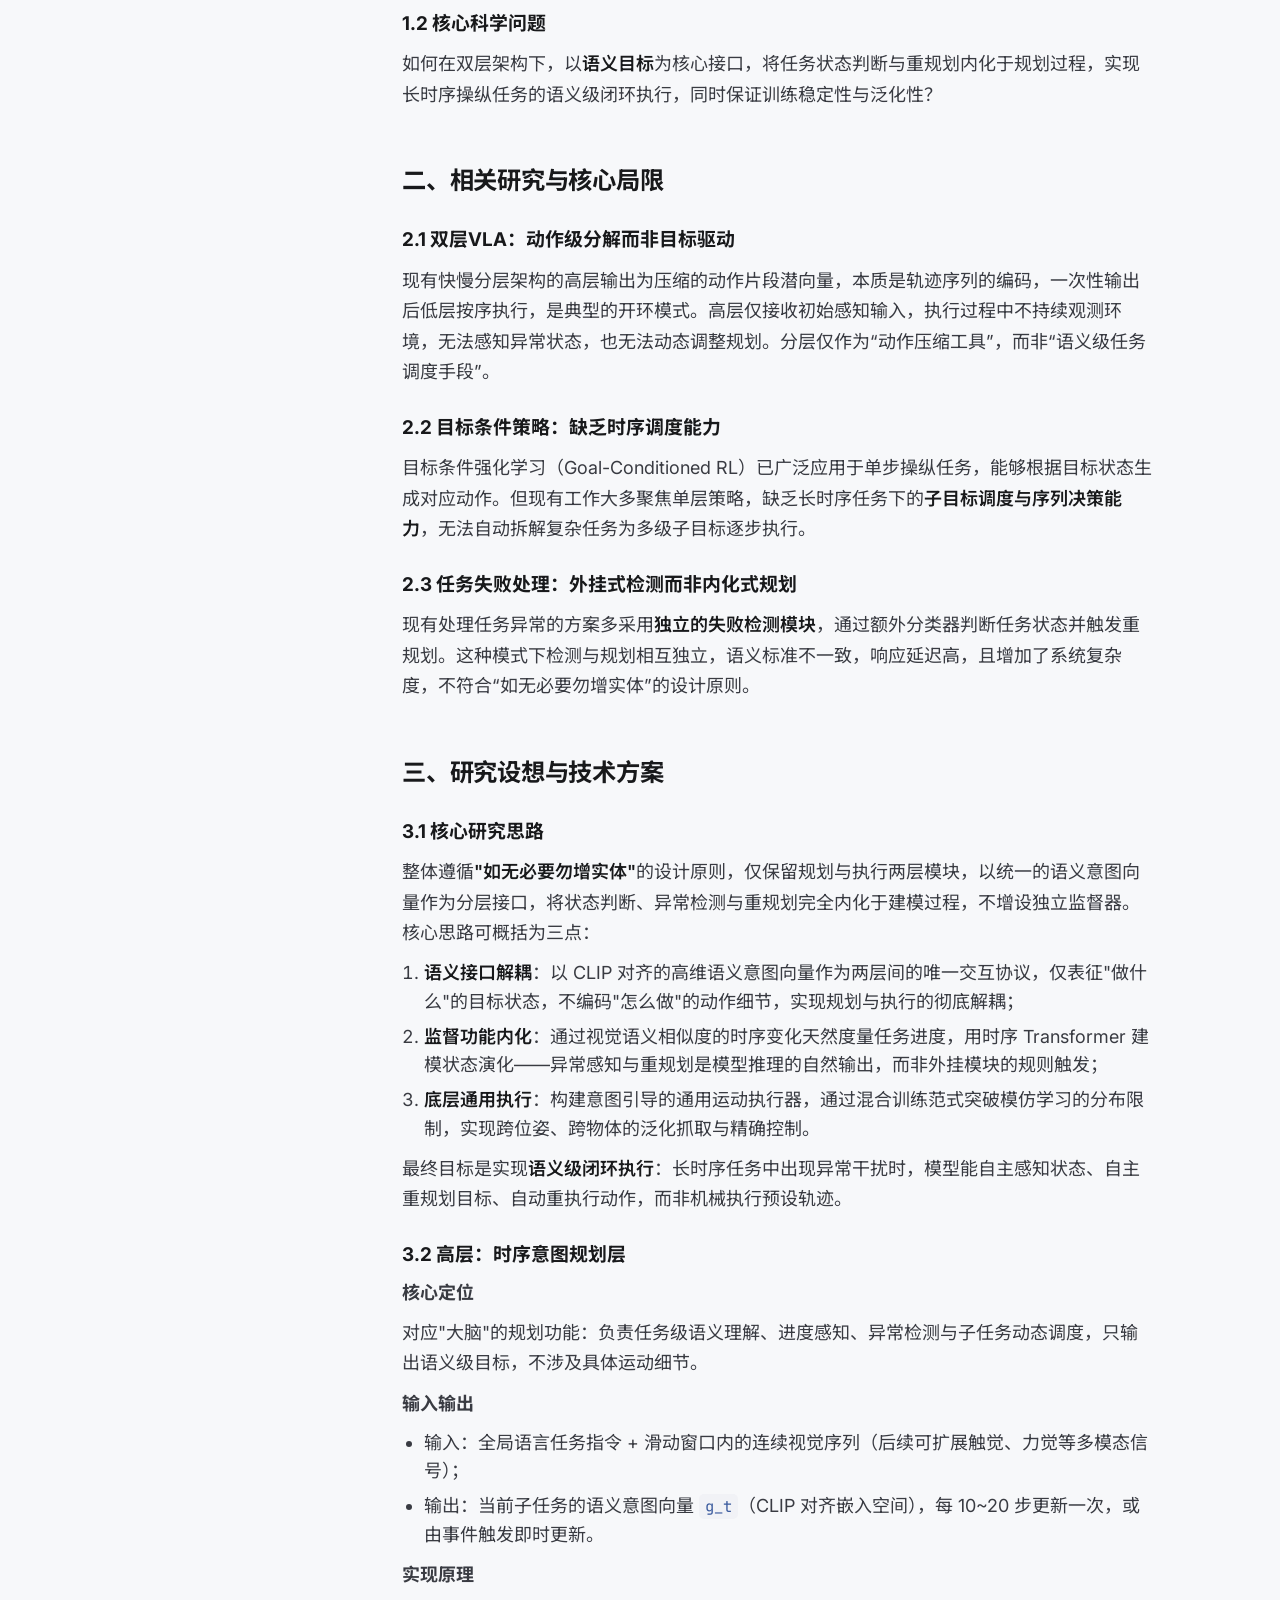
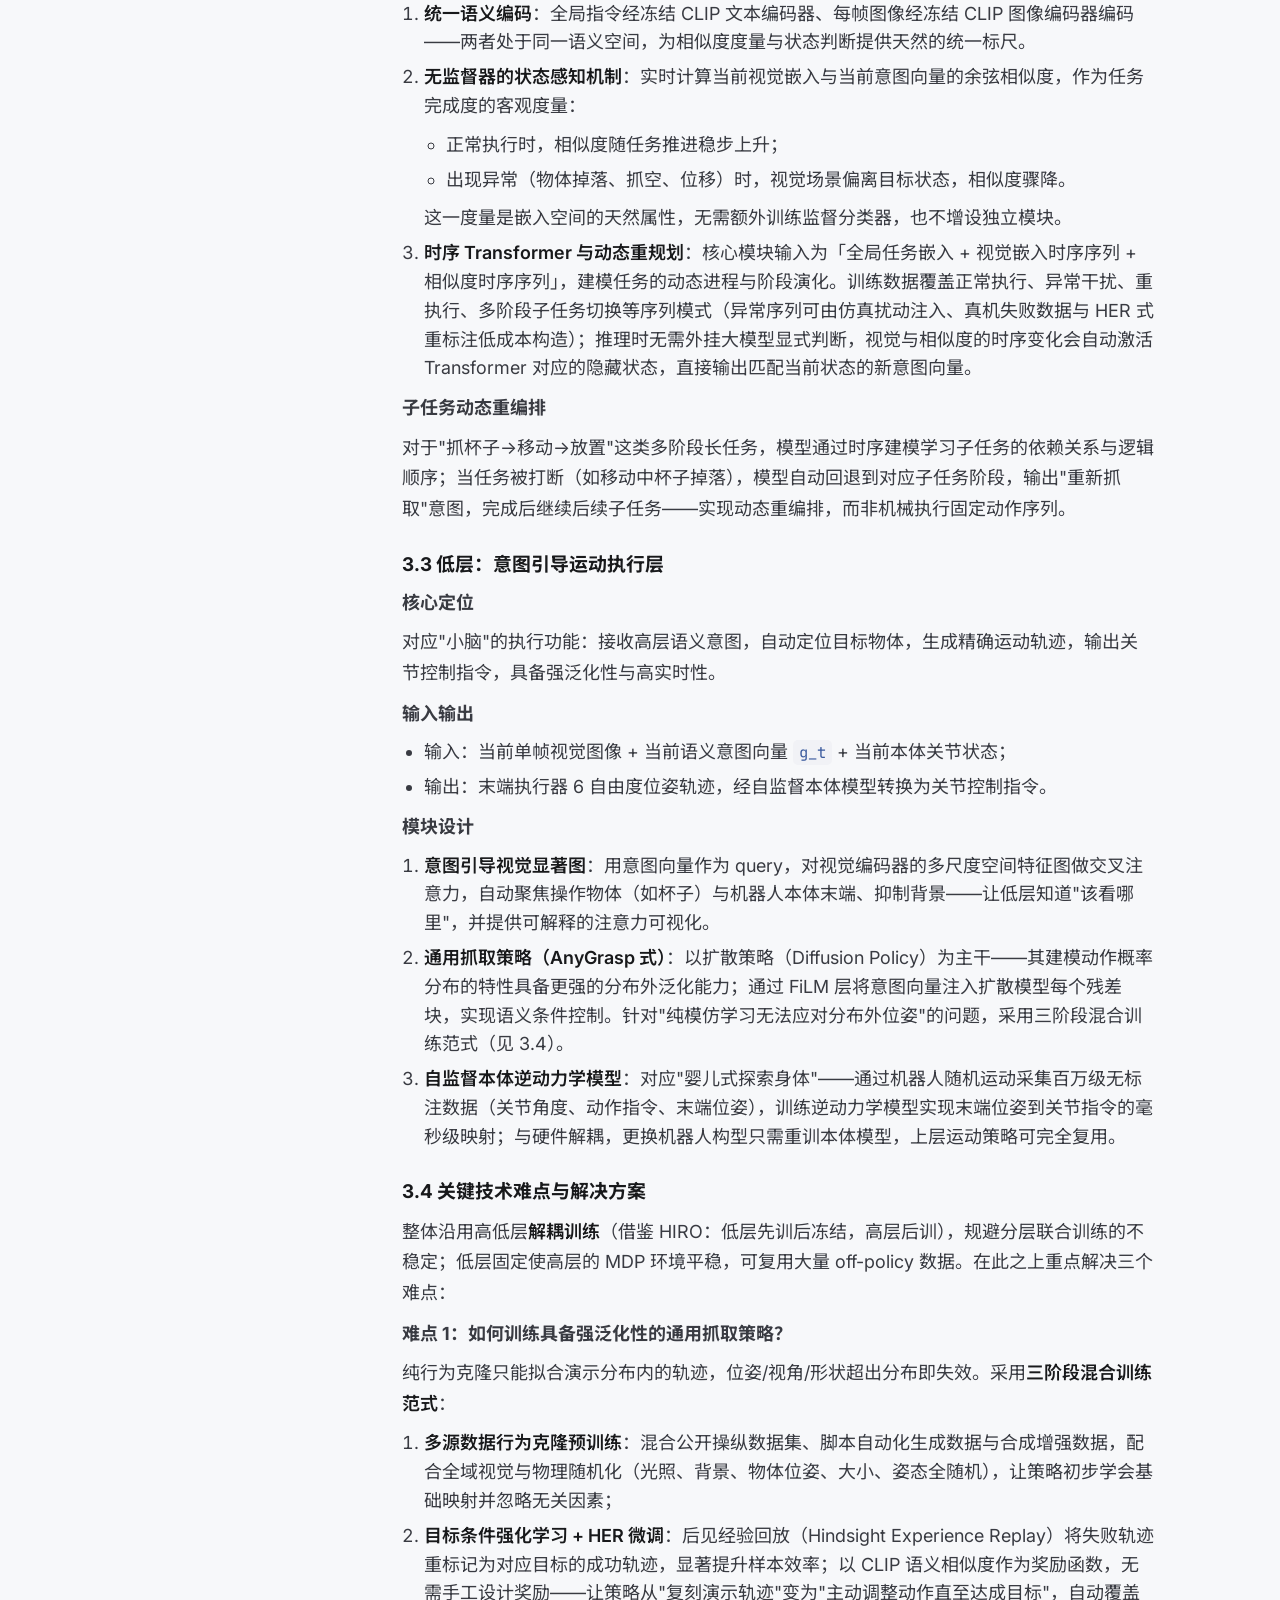
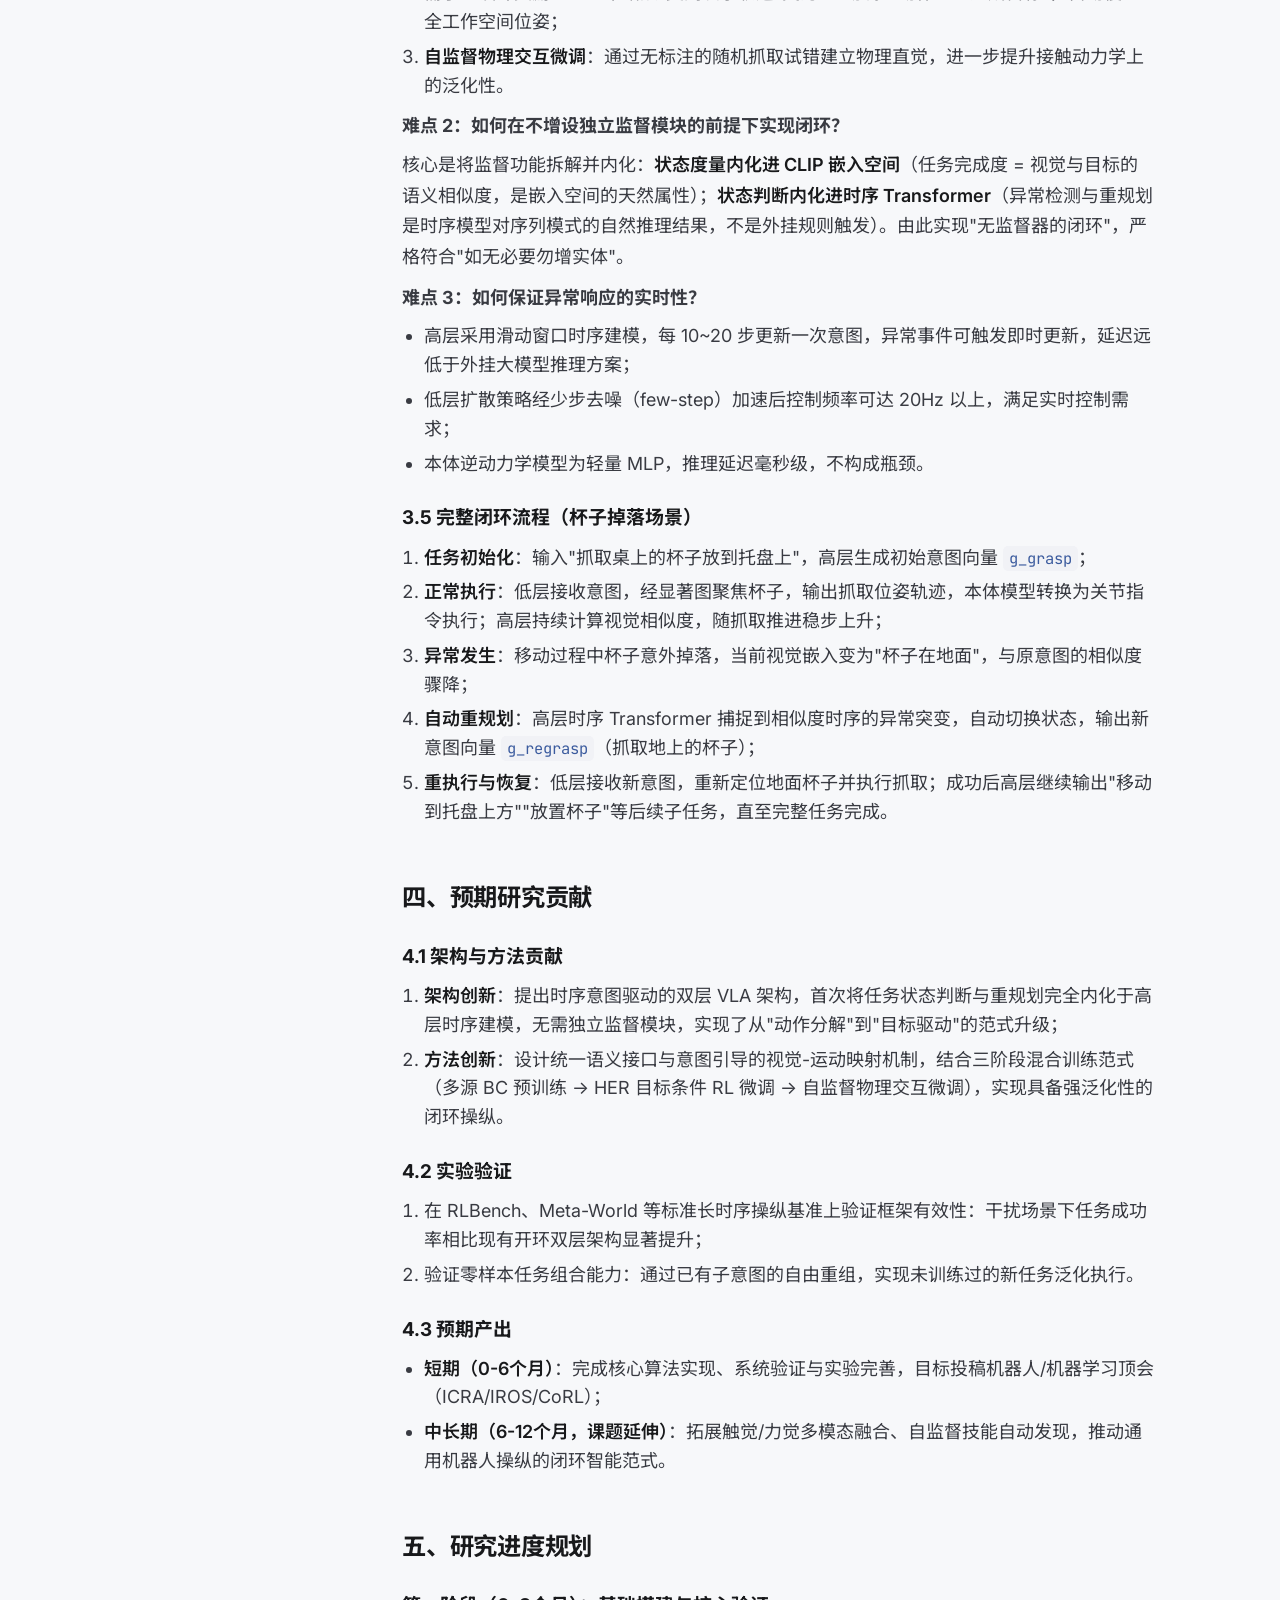
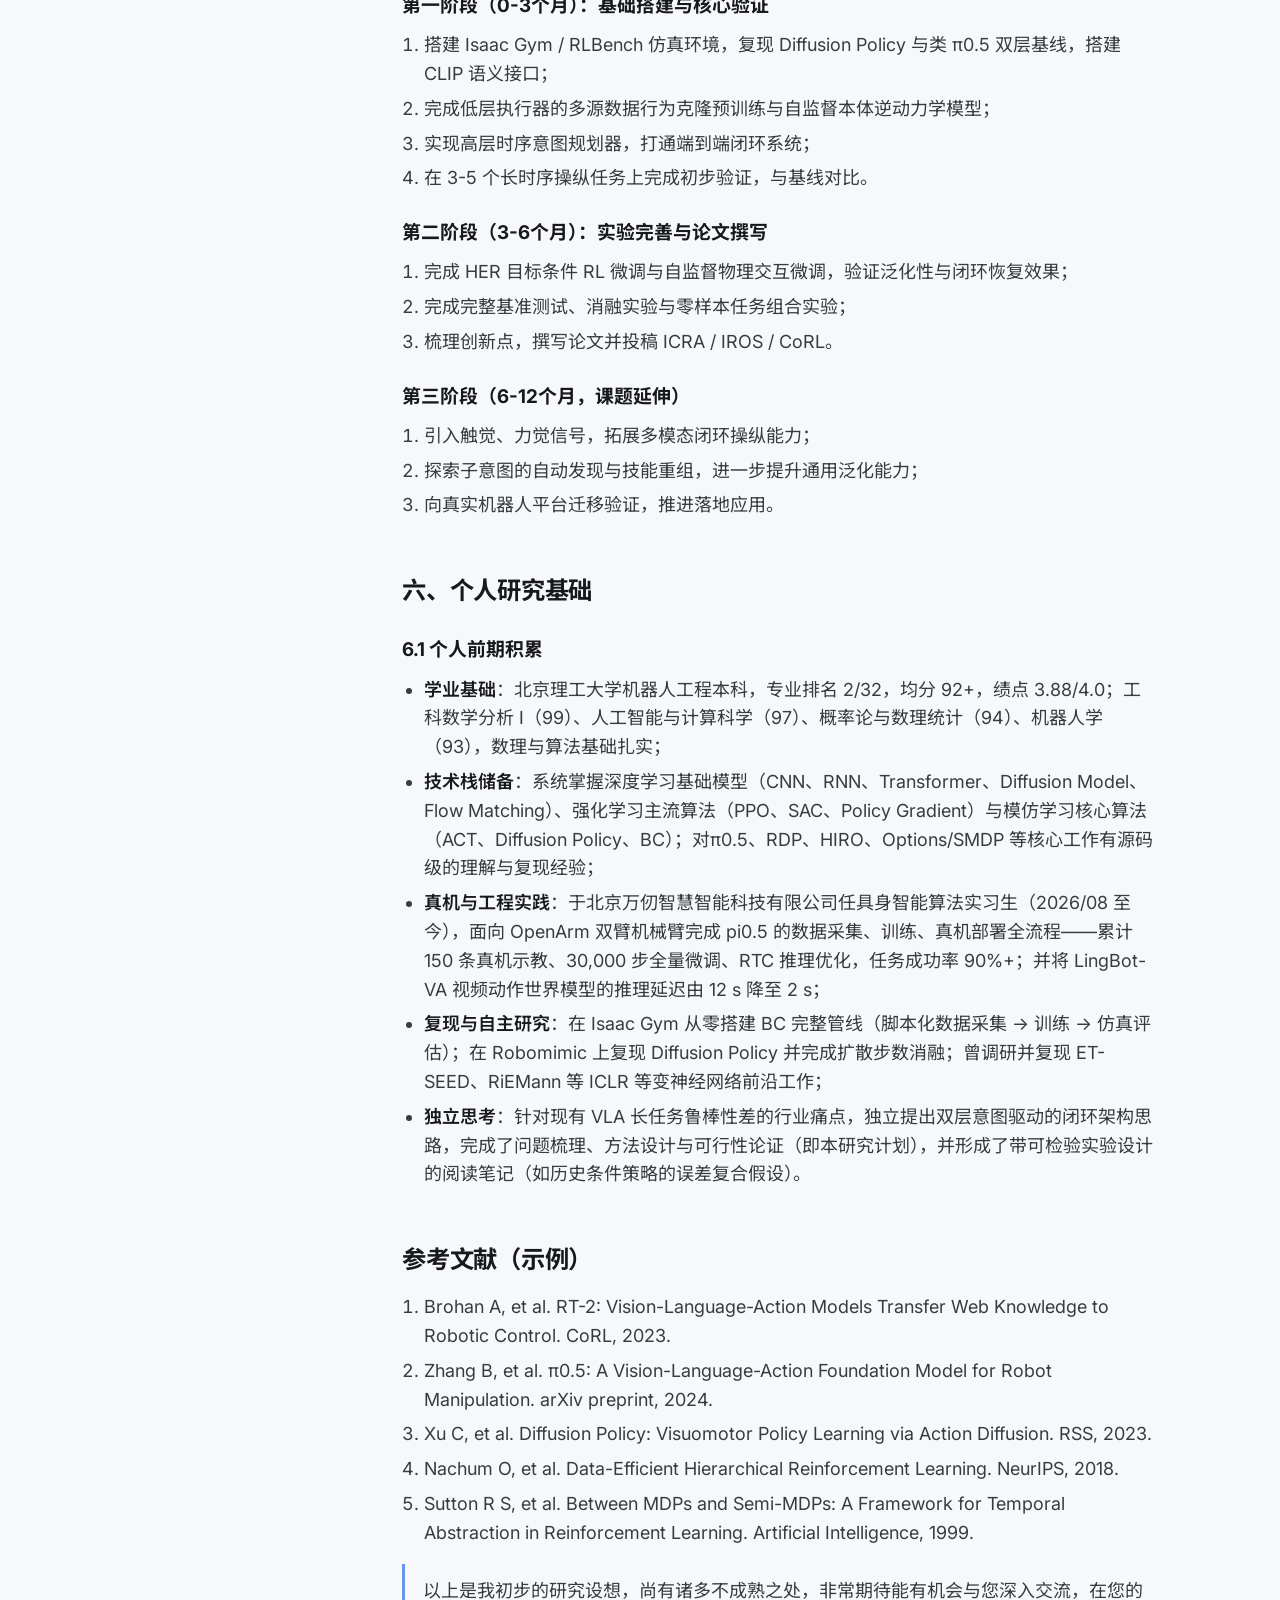
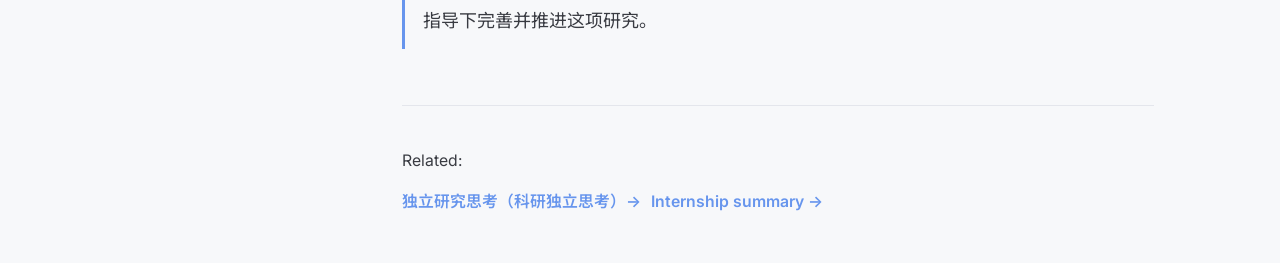
<file: docs/research-proposal.html>
<!DOCTYPE html>
<html lang="zh-CN">
<head>
  <meta charset="UTF-8">
  <meta name="viewport" content="width=device-width, initial-scale=1.0">
  <title>科研 Proposal — 时序意图驱动的双层视觉-语言操纵框架 · 杨骞玺</title>
  <meta name="description" content="研究计划：时序意图驱动的双层视觉-语言操纵框架——面向长时序任务的闭环鲁棒执行。杨骞玺的科研提案。">
  <link rel="icon" type="image/svg+xml" href="../assets/avatar.svg">
  <link rel="preconnect" href="https://fonts.googleapis.com">
  <link rel="preconnect" href="https://fonts.gstatic.com" crossorigin>
  <link href="https://fonts.googleapis.com/css2?family=Inter:wght@400;500;600;700;800&family=JetBrains+Mono:wght@400;500;600&family=Noto+Sans+SC:wght@400;500;700&display=swap" rel="stylesheet">
  <link rel="stylesheet" href="../styles.css">
  <link rel="stylesheet" href="docs.css">
</head>
<body>

  <nav class="doc-nav">
    <div class="doc-nav-inner">
      <a href="../index.html" class="back"><span class="arrow">←</span> Yang Qianxi</a>
      <div class="doc-tabs">
        <a href="articles.html">Articles</a>
        <a href="research-proposal.html" class="active">Proposal</a>
        <a href="research-independent-thinking.html">Thinking</a>
        <a href="lingbot-va-internship.html">Internship</a>
        <a href="lingbot-va-inference-sop.html">Inference SOP</a>
        <a href="lingbot-va-deployment.html">Deployment</a>
      </div>
    </div>
  </nav>

  <header class="doc-hero">
    <div class="doc">
      <p class="doc-eyebrow">Research Proposal · 科研 Proposal</p>
      <h1 class="doc-title">科研Proposal：时序意图驱动的双层视觉-语言操纵框架</h1>
      <p class="doc-sub">——面向长时序任务的闭环鲁棒执行</p>
      <div class="doc-meta">
        <span class="chip">Vision-Language-Action</span>
        <span class="chip">Hierarchical RL</span>
        <span class="chip">Closed-loop manipulation</span>
      </div>
    </div>
  </header>

  <div class="doc-layout">

  <aside class="doc-toc" aria-label="目录">
    <p class="toc-title">目录 · Contents</p>
    <nav>
      <a href="#sec-abstract">摘要</a>
      <a href="#sec-1">一、研究背景与问题提出</a>
      <a class="lv2" href="#sec-1-1">1.1 领域背景</a>
      <a class="lv2" href="#sec-1-2">1.2 核心科学问题</a>
      <a href="#sec-2">二、相关研究与核心局限</a>
      <a class="lv2" href="#sec-2-1">2.1 双层VLA：动作级分解</a>
      <a class="lv2" href="#sec-2-2">2.2 目标条件策略</a>
      <a class="lv2" href="#sec-2-3">2.3 任务失败处理</a>
      <a href="#sec-3">三、研究设想与技术方案</a>
      <a class="lv2" href="#sec-3-1">3.1 核心研究思路</a>
      <a class="lv2" href="#sec-3-2">3.2 高层：时序意图规划层</a>
      <a class="lv2" href="#sec-3-3">3.3 低层：意图引导执行层</a>
      <a class="lv2" href="#sec-3-4">3.4 关键技术难点与方案</a>
      <a class="lv2" href="#sec-3-5">3.5 完整闭环流程</a>
      <a href="#sec-4">四、预期研究贡献</a>
      <a class="lv2" href="#sec-4-1">4.1 架构与理论贡献</a>
      <a class="lv2" href="#sec-4-2">4.2 实验贡献</a>
      <a class="lv2" href="#sec-4-3">4.3 预期产出</a>
      <a href="#sec-5">五、研究进度规划</a>
      <a href="#sec-6">六、个人研究基础</a>
      <a class="lv2" href="#sec-6-1">6.1 个人前期积累</a>
      <a href="#sec-refs">参考文献</a>
    </nav>
  </aside>

  <main class="doc">

    <div class="abstract">
      <p class="abstract-title">In brief (English summary)</p>
      <p>A <strong>temporal-intent-driven dual-layer VLA framework</strong> for long-horizon manipulation: a CLIP-aligned <strong>semantic intent vector</strong> is the sole interface between two layers; task progress is measured natively by vision-intent semantic similarity, and anomaly detection &amp; re-planning <em>emerge</em> from a temporal Transformer's inference — no separate monitor. The low-level general executor (intent-guided saliency + diffusion policy + self-supervised inverse dynamics) is trained via a <strong>three-stage mixture</strong> (multi-source BC → goal-conditioned RL with HER and CLIP-similarity reward → self-supervised physical fine-tuning) to break imitation learning's distribution limits. Target: semantic-level closed-loop execution.</p>
    </div>

    <h2 id="sec-abstract">摘要</h2>
    <p>针对现有 VLA <strong>开环执行、无任务级目标理解</strong>的核心痛点，本研究提出<strong>时序意图驱动的双层视觉-语言操纵框架</strong>。整体遵循“如无必要勿增实体”的设计原则：仅保留规划与执行两层，以 CLIP 对齐的<strong>语义意图向量</strong>作为唯一分层接口，将状态判断、异常检测与重规划<strong>完全内化</strong>于建模过程——任务完成度由视觉嵌入与意图向量的语义相似度天然度量，异常感知与重规划是时序 Transformer 推理的自然输出，不增设独立监督器。低层构建意图引导的通用运动执行器（意图显著图 + 扩散策略 + 自监督本体逆动力学），并以“多源预训练—HER 目标条件 RL 微调—自监督物理交互微调”三阶段混合训练突破模仿学习的分布限制。</p>
    <p>最终目标是实现<strong>语义级闭环执行</strong>：长时序任务中出现异常干扰时，模型能自主感知状态、自主重规划目标、自动重执行动作，而非机械执行预设轨迹。研究方案基于现有成熟技术栈可落地，6 个月内可完成核心验证并形成论文成果。</p>

    <h2 id="sec-1">一、研究背景与问题提出</h2>

    <h3 id="sec-1-1">1.1 领域背景</h3>
    <p>随着大规模示教数据与基础模型的发展，VLA已成为通用机器人操纵的核心范式，能够零样本执行开放词汇的操纵指令。但当前主流VLA本质是<strong>“视觉→动作”的端到端开环映射</strong>，模型只学习轨迹模式，不理解任务目标本身，在真实部署中存在致命缺陷：长时序任务中微小的轨迹偏差、物体意外位移或外部干扰会逐步累积，最终导致任务失败，且模型不具备自主修正能力。</p>
    <p>为应对长时序问题，π0.5、RDP等工作提出快慢双层策略，慢层系统负责处理视觉和语言指令等输入，输出富含多模态信息的特征向量。但其本质仍是<strong>轨迹级的压缩与分解</strong>，在任务执行过程高层系统并未能<strong>真正感知环境、判断任务所处阶段</strong>——例如抓取杯子时若杯子掉落，模型仍会机械执行完预设的空抓动作序列，无法<strong>自主判断当前任务状态，并执行重抓取</strong>。</p>

    <h3 id="sec-1-2">1.2 核心科学问题</h3>
    <p>如何在双层架构下，以<strong>语义目标</strong>为核心接口，将任务状态判断与重规划内化于规划过程，实现长时序操纵任务的语义级闭环执行，同时保证训练稳定性与泛化性？</p>

    <h2 id="sec-2">二、相关研究与核心局限</h2>

    <h3 id="sec-2-1">2.1 双层VLA：动作级分解而非目标驱动</h3>
    <p>现有快慢分层架构的高层输出为压缩的动作片段潜向量，本质是轨迹序列的编码，一次性输出后低层按序执行，是典型的开环模式。高层仅接收初始感知输入，执行过程中不持续观测环境，无法感知异常状态，也无法动态调整规划。分层仅作为“动作压缩工具”，而非“语义级任务调度手段”。</p>

    <h3 id="sec-2-2">2.2 目标条件策略：缺乏时序调度能力</h3>
    <p>目标条件强化学习（Goal-Conditioned RL）已广泛应用于单步操纵任务，能够根据目标状态生成对应动作。但现有工作大多聚焦单层策略，缺乏长时序任务下的<strong>子目标调度与序列决策能力</strong>，无法自动拆解复杂任务为多级子目标逐步执行。</p>

    <h3 id="sec-2-3">2.3 任务失败处理：外挂式检测而非内化式规划</h3>
    <p>现有处理任务异常的方案多采用<strong>独立的失败检测模块</strong>，通过额外分类器判断任务状态并触发重规划。这种模式下检测与规划相互独立，语义标准不一致，响应延迟高，且增加了系统复杂度，不符合“如无必要勿增实体”的设计原则。</p>

    <h2 id="sec-3">三、研究设想与技术方案</h2>

    <h3 id="sec-3-1">3.1 核心研究思路</h3>
    <p>整体遵循<strong>"如无必要勿增实体"</strong>的设计原则，仅保留规划与执行两层模块，以统一的语义意图向量作为分层接口，将状态判断、异常检测与重规划完全内化于建模过程，不增设独立监督器。核心思路可概括为三点：</p>
    <ol>
      <li><strong>语义接口解耦</strong>：以 CLIP 对齐的高维语义意图向量作为两层间的唯一交互协议，仅表征"做什么"的目标状态，不编码"怎么做"的动作细节，实现规划与执行的彻底解耦；</li>
      <li><strong>监督功能内化</strong>：通过视觉语义相似度的时序变化天然度量任务进度，用时序 Transformer 建模状态演化——异常感知与重规划是模型推理的自然输出，而非外挂模块的规则触发；</li>
      <li><strong>底层通用执行</strong>：构建意图引导的通用运动执行器，通过混合训练范式突破模仿学习的分布限制，实现跨位姿、跨物体的泛化抓取与精确控制。</li>
    </ol>
    <p>最终目标是实现<strong>语义级闭环执行</strong>：长时序任务中出现异常干扰时，模型能自主感知状态、自主重规划目标、自动重执行动作，而非机械执行预设轨迹。</p>

    <h3 id="sec-3-2">3.2 高层：时序意图规划层</h3>
    <h4>核心定位</h4>
    <p>对应"大脑"的规划功能：负责任务级语义理解、进度感知、异常检测与子任务动态调度，只输出语义级目标，不涉及具体运动细节。</p>
    <h4>输入输出</h4>
    <ul>
      <li>输入：全局语言任务指令 + 滑动窗口内的连续视觉序列（后续可扩展触觉、力觉等多模态信号）；</li>
      <li>输出：当前子任务的语义意图向量 <code>g_t</code>（CLIP 对齐嵌入空间），每 10~20 步更新一次，或由事件触发即时更新。</li>
    </ul>
    <h4>实现原理</h4>
    <ol>
      <li><strong>统一语义编码</strong>：全局指令经冻结 CLIP 文本编码器、每帧图像经冻结 CLIP 图像编码器编码——两者处于同一语义空间，为相似度度量与状态判断提供天然的统一标尺。</li>
      <li><strong>无监督器的状态感知机制</strong>：实时计算当前视觉嵌入与当前意图向量的余弦相似度，作为任务完成度的客观度量：
        <ul>
          <li>正常执行时，相似度随任务推进稳步上升；</li>
          <li>出现异常（物体掉落、抓空、位移）时，视觉场景偏离目标状态，相似度骤降。</li>
        </ul>
        这一度量是嵌入空间的天然属性，无需额外训练监督分类器，也不增设独立模块。</li>
      <li><strong>时序 Transformer 与动态重规划</strong>：核心模块输入为「全局任务嵌入 + 视觉嵌入时序序列 + 相似度时序序列」，建模任务的动态进程与阶段演化。训练数据覆盖正常执行、异常干扰、重执行、多阶段子任务切换等序列模式（异常序列可由仿真扰动注入、真机失败数据与 HER 式重标注低成本构造）；推理时无需外挂大模型显式判断，视觉与相似度的时序变化会自动激活 Transformer 对应的隐藏状态，直接输出匹配当前状态的新意图向量。</li>
    </ol>
    <h4>子任务动态重编排</h4>
    <p>对于"抓杯子→移动→放置"这类多阶段长任务，模型通过时序建模学习子任务的依赖关系与逻辑顺序；当任务被打断（如移动中杯子掉落），模型自动回退到对应子任务阶段，输出"重新抓取"意图，完成后继续后续子任务——实现动态重编排，而非机械执行固定动作序列。</p>

    <h3 id="sec-3-3">3.3 低层：意图引导运动执行层</h3>
    <h4>核心定位</h4>
    <p>对应"小脑"的执行功能：接收高层语义意图，自动定位目标物体，生成精确运动轨迹，输出关节控制指令，具备强泛化性与高实时性。</p>
    <h4>输入输出</h4>
    <ul>
      <li>输入：当前单帧视觉图像 + 当前语义意图向量 <code>g_t</code> + 当前本体关节状态；</li>
      <li>输出：末端执行器 6 自由度位姿轨迹，经自监督本体模型转换为关节控制指令。</li>
    </ul>
    <h4>模块设计</h4>
    <ol>
      <li><strong>意图引导视觉显著图</strong>：用意图向量作为 query，对视觉编码器的多尺度空间特征图做交叉注意力，自动聚焦操作物体（如杯子）与机器人本体末端、抑制背景——让低层知道"该看哪里"，并提供可解释的注意力可视化。</li>
      <li><strong>通用抓取策略（AnyGrasp 式）</strong>：以扩散策略（Diffusion Policy）为主干——其建模动作概率分布的特性具备更强的分布外泛化能力；通过 FiLM 层将意图向量注入扩散模型每个残差块，实现语义条件控制。针对"纯模仿学习无法应对分布外位姿"的问题，采用三阶段混合训练范式（见 3.4）。</li>
      <li><strong>自监督本体逆动力学模型</strong>：对应"婴儿式探索身体"——通过机器人随机运动采集百万级无标注数据（关节角度、动作指令、末端位姿），训练逆动力学模型实现末端位姿到关节指令的毫秒级映射；与硬件解耦，更换机器人构型只需重训本体模型，上层运动策略可完全复用。</li>
    </ol>

    <h3 id="sec-3-4">3.4 关键技术难点与解决方案</h3>
    <p>整体沿用高低层<strong>解耦训练</strong>（借鉴 HIRO：低层先训后冻结，高层后训），规避分层联合训练的不稳定；低层固定使高层的 MDP 环境平稳，可复用大量 off-policy 数据。在此之上重点解决三个难点：</p>
    <h4>难点 1：如何训练具备强泛化性的通用抓取策略？</h4>
    <p>纯行为克隆只能拟合演示分布内的轨迹，位姿/视角/形状超出分布即失效。采用<strong>三阶段混合训练范式</strong>：</p>
    <ol>
      <li><strong>多源数据行为克隆预训练</strong>：混合公开操纵数据集、脚本自动化生成数据与合成增强数据，配合全域视觉与物理随机化（光照、背景、物体位姿、大小、姿态全随机），让策略初步学会基础映射并忽略无关因素；</li>
      <li><strong>目标条件强化学习 + HER 微调</strong>：后见经验回放（Hindsight Experience Replay）将失败轨迹重标记为对应目标的成功轨迹，显著提升样本效率；以 CLIP 语义相似度作为奖励函数，无需手工设计奖励——让策略从"复刻演示轨迹"变为"主动调整动作直至达成目标"，自动覆盖全工作空间位姿；</li>
      <li><strong>自监督物理交互微调</strong>：通过无标注的随机抓取试错建立物理直觉，进一步提升接触动力学上的泛化性。</li>
    </ol>
    <h4>难点 2：如何在不增设独立监督模块的前提下实现闭环？</h4>
    <p>核心是将监督功能拆解并内化：<strong>状态度量内化进 CLIP 嵌入空间</strong>（任务完成度 = 视觉与目标的语义相似度，是嵌入空间的天然属性）；<strong>状态判断内化进时序 Transformer</strong>（异常检测与重规划是时序模型对序列模式的自然推理结果，不是外挂规则触发）。由此实现"无监督器的闭环"，严格符合"如无必要勿增实体"。</p>
    <h4>难点 3：如何保证异常响应的实时性？</h4>
    <ul>
      <li>高层采用滑动窗口时序建模，每 10~20 步更新一次意图，异常事件可触发即时更新，延迟远低于外挂大模型推理方案；</li>
      <li>低层扩散策略经少步去噪（few-step）加速后控制频率可达 20Hz 以上，满足实时控制需求；</li>
      <li>本体逆动力学模型为轻量 MLP，推理延迟毫秒级，不构成瓶颈。</li>
    </ul>

    <h3 id="sec-3-5">3.5 完整闭环流程（杯子掉落场景）</h3>
    <ol>
      <li><strong>任务初始化</strong>：输入"抓取桌上的杯子放到托盘上"，高层生成初始意图向量 <code>g_grasp</code>；</li>
      <li><strong>正常执行</strong>：低层接收意图，经显著图聚焦杯子，输出抓取位姿轨迹，本体模型转换为关节指令执行；高层持续计算视觉相似度，随抓取推进稳步上升；</li>
      <li><strong>异常发生</strong>：移动过程中杯子意外掉落，当前视觉嵌入变为"杯子在地面"，与原意图的相似度骤降；</li>
      <li><strong>自动重规划</strong>：高层时序 Transformer 捕捉到相似度时序的异常突变，自动切换状态，输出新意图向量 <code>g_regrasp</code>（抓取地上的杯子）；</li>
      <li><strong>重执行与恢复</strong>：低层接收新意图，重新定位地面杯子并执行抓取；成功后高层继续输出"移动到托盘上方""放置杯子"等后续子任务，直至完整任务完成。</li>
    </ol>

    <h2 id="sec-4">四、预期研究贡献</h2>

    <h3 id="sec-4-1">4.1 架构与方法贡献</h3>
    <ol>
      <li><strong>架构创新</strong>：提出时序意图驱动的双层 VLA 架构，首次将任务状态判断与重规划完全内化于高层时序建模，无需独立监督模块，实现了从"动作分解"到"目标驱动"的范式升级；</li>
      <li><strong>方法创新</strong>：设计统一语义接口与意图引导的视觉-运动映射机制，结合三阶段混合训练范式（多源 BC 预训练 → HER 目标条件 RL 微调 → 自监督物理交互微调），实现具备强泛化性的闭环操纵。</li>
    </ol>

    <h3 id="sec-4-2">4.2 实验验证</h3>
    <ol>
      <li>在 RLBench、Meta-World 等标准长时序操纵基准上验证框架有效性：干扰场景下任务成功率相比现有开环双层架构显著提升；</li>
      <li>验证零样本任务组合能力：通过已有子意图的自由重组，实现未训练过的新任务泛化执行。</li>
    </ol>

    <h3 id="sec-4-3">4.3 预期产出</h3>
    <ul>
      <li><strong>短期（0-6个月）</strong>：完成核心算法实现、系统验证与实验完善，目标投稿机器人/机器学习顶会（ICRA/IROS/CoRL）；</li>
      <li><strong>中长期（6-12个月，课题延伸）</strong>：拓展触觉/力觉多模态融合、自监督技能自动发现，推动通用机器人操纵的闭环智能范式。</li>
    </ul>

    <h2 id="sec-5">五、研究进度规划</h2>

    <h3>第一阶段（0-3个月）：基础搭建与核心验证</h3>
    <ol>
      <li>搭建 Isaac Gym / RLBench 仿真环境，复现 Diffusion Policy 与类 π0.5 双层基线，搭建 CLIP 语义接口；</li>
      <li>完成低层执行器的多源数据行为克隆预训练与自监督本体逆动力学模型；</li>
      <li>实现高层时序意图规划器，打通端到端闭环系统；</li>
      <li>在 3-5 个长时序操纵任务上完成初步验证，与基线对比。</li>
    </ol>

    <h3>第二阶段（3-6个月）：实验完善与论文撰写</h3>
    <ol>
      <li>完成 HER 目标条件 RL 微调与自监督物理交互微调，验证泛化性与闭环恢复效果；</li>
      <li>完成完整基准测试、消融实验与零样本任务组合实验；</li>
      <li>梳理创新点，撰写论文并投稿 ICRA / IROS / CoRL。</li>
    </ol>

    <h3>第三阶段（6-12个月，课题延伸）</h3>
    <ol>
      <li>引入触觉、力觉信号，拓展多模态闭环操纵能力；</li>
      <li>探索子意图的自动发现与技能重组，进一步提升通用泛化能力；</li>
      <li>向真实机器人平台迁移验证，推进落地应用。</li>
    </ol>

    <h2 id="sec-6">六、个人研究基础</h2>

    <h3 id="sec-6-1">6.1 个人前期积累</h3>
    <ul>
      <li><strong>学业基础</strong>：北京理工大学机器人工程本科，专业排名 2/32，均分 92+，绩点 3.88/4.0；工科数学分析 I（99）、人工智能与计算科学（97）、概率论与数理统计（94）、机器人学（93），数理与算法基础扎实；</li>
      <li><strong>技术栈储备</strong>：系统掌握深度学习基础模型（CNN、RNN、Transformer、Diffusion Model、Flow Matching）、强化学习主流算法（PPO、SAC、Policy Gradient）与模仿学习核心算法（ACT、Diffusion Policy、BC）；对π0.5、RDP、HIRO、Options/SMDP 等核心工作有源码级的理解与复现经验；</li>
      <li><strong>真机与工程实践</strong>：于北京万仞智慧智能科技有限公司任具身智能算法实习生（2026/08 至今），面向 OpenArm 双臂机械臂完成 pi0.5 的数据采集、训练、真机部署全流程——累计 150 条真机示教、30,000 步全量微调、RTC 推理优化，任务成功率 90%+；并将 LingBot-VA 视频动作世界模型的推理延迟由 12 s 降至 2 s；</li>
      <li><strong>复现与自主研究</strong>：在 Isaac Gym 从零搭建 BC 完整管线（脚本化数据采集 → 训练 → 仿真评估）；在 Robomimic 上复现 Diffusion Policy 并完成扩散步数消融；曾调研并复现 ET-SEED、RiEMann 等 ICLR 等变神经网络前沿工作；</li>
      <li><strong>独立思考</strong>：针对现有 VLA 长任务鲁棒性差的行业痛点，独立提出双层意图驱动的闭环架构思路，完成了问题梳理、方法设计与可行性论证（即本研究计划），并形成了带可检验实验设计的阅读笔记（如历史条件策略的误差复合假设）。</li>
    </ul>

    <h2 id="sec-refs">参考文献（示例）</h2>
    <ol>
      <li>Brohan A, et al. RT-2: Vision-Language-Action Models Transfer Web Knowledge to Robotic Control. CoRL, 2023.</li>
      <li>Zhang B, et al. π0.5: A Vision-Language-Action Foundation Model for Robot Manipulation. arXiv preprint, 2024.</li>
      <li>Xu C, et al. Diffusion Policy: Visuomotor Policy Learning via Action Diffusion. RSS, 2023.</li>
      <li>Nachum O, et al. Data-Efficient Hierarchical Reinforcement Learning. NeurIPS, 2018.</li>
      <li>Sutton R S, et al. Between MDPs and Semi-MDPs: A Framework for Temporal Abstraction in Reinforcement Learning. Artificial Intelligence, 1999.</li>
    </ol>

    <blockquote>
      <p>以上是我初步的研究设想，尚有诸多不成熟之处，非常期待能有机会与您深入交流，在您的指导下完善并推进这项研究。</p>
    </blockquote>

    <div class="doc-footer">
      <p>Related:</p>
      <div class="next-docs">
        <a href="research-independent-thinking.html">独立研究思考（科研独立思考）→</a>
        <a href="lingbot-va-internship.html">Internship summary →</a>
      </div>
    </div>
  </main>

  </div>

</body>
</html>
</file>
<file: css/style.css>
/* 全局变量 */
:root {
    --primary-color: #0D47A1;    /* 深蓝色主色调 */
    --secondary-color: #673AB7;  /* 星空紫色调 */
    --accent-color: #9575CD;     /* 浅紫色强调 */
    --text-primary: #0D47A1;     /* 主要文字颜色-深蓝 */
    --text-secondary: #424242;   /* 次要文字颜色-深灰 */
    --text-light: #FFFFFF;       /* 浅色文字 */
    --background-light: #F5F5F5; /* 浅灰背景 */
    --background-white: #FFFFFF; /* 纯白背景 */
    --nav-bg-color: #0D47A1;    /* 导航栏背景 */
    --footer-bg-color: #0D47A1; /* 页脚背景 */
    --card-shadow: 0 4px 6px rgba(0, 0, 0, 0.1);
    --font-primary: 'Open Sans', -apple-system, BlinkMacSystemFont, sans-serif;
    --font-heading: 'Poppins', 'Roboto', sans-serif;
}

/* 基础样式重置 */
* {
    margin: 0;
    padding: 0;
    box-sizing: border-box;
}

body {
    font-family: var(--font-primary);
    line-height: 1.6;
    font-size: 16px;
    color: var(--text-primary);
    background-color: var(--background-light);
}

/* 导航栏样式 */
.navbar {
    position: fixed;
    top: 0;
    left: 0;
    width: 100%;
    background-color: var(--nav-bg-color);
    padding: 1rem 2rem;
    z-index: 1000;
    display: flex;
    justify-content: space-between;
    align-items: center;
    box-shadow: 0 2px 8px rgba(0, 0, 0, 0.15);
}

.nav-brand a {
    color: var(--text-light);
    text-decoration: none;
    font-family: var(--font-heading);
    font-size: 24px;
    font-weight: 700;
    letter-spacing: 0.5px;
    background: linear-gradient(120deg, var(--text-light), var(--accent-color));
    -webkit-background-clip: text;
    -webkit-text-fill-color: transparent;
    text-shadow: 0 0 30px rgba(255, 255, 255, 0.3);
}

.nav-menu {
    display: flex;
    list-style: none;
    gap: 1.5rem;
}

.nav-menu li a {
    color: var(--text-light);
    text-decoration: none;
    font-size: 16px;
    font-weight: 500;
    padding: 0.5rem 1rem;
    transition: all 0.3s ease;
    position: relative;
}

.nav-menu li a::after {
    content: '';
    position: absolute;
    bottom: -2px;
    left: 50%;
    width: 0;
    height: 2px;
    background: var(--text-light);
    transition: all 0.3s ease;
    transform: translateX(-50%);
}

.nav-menu li a:hover::after {
    width: 100%;
}

.nav-menu li a:hover {
    color: var(--accent-color);
}

.nav-toggle {
    display: none;
    background: none;
    border: none;
    color: var(--text-light);
    font-size: 24px;
    cursor: pointer;
}

/* Hero区域样式 */
.hero {
    height: 100vh;
    background: linear-gradient(135deg, var(--primary-color), var(--secondary-color));
    display: flex;
    align-items: center;
    justify-content: center;
    text-align: center;
    padding: 0 2rem;
    position: relative;
    overflow: hidden;
}

.hero::before {
    content: '';
    position: absolute;
    top: 0;
    left: 0;
    right: 0;
    bottom: 0;
    background: url('../images/hero-bg.jpg') center/cover;
    opacity: 0.15;
    z-index: 1;
}

.hero-content {
    position: relative;
    z-index: 2;
    opacity: 0.5
}

.hero h2 {
    font-family: var(--font-heading);
    font-size: 48px;
    font-weight: 700;
    color: var(--text-light);
    margin-bottom: 1.5rem;
    line-height: 1.2;
    letter-spacing: -0.02em;
    animation: fadeInDown 1s ease;
    text-shadow: 0 2px 4px rgba(0, 0, 0, 0.2);
}

.hero .subtitle {
    font-size: 1.8rem;
    margin-bottom: 2.5rem;
    animation: fadeInUp 1s ease 0.5s;
    animation-fill-mode: both;
    font-weight: 500;
    opacity: 0.95;
    color: var(--accent-color);
    text-shadow: 0 0 30px rgba(124, 77, 255, 0.3);
}

/* 按钮样式 */
.btn {
    display: inline-block;
    padding: 1rem 2.5rem;
    border-radius: 980px;
    text-decoration: none;
    font-weight: 600;
    transition: all 0.4s ease;
    margin: 0.5rem;
    font-size: 1.1rem;
    letter-spacing: 0.5px;
}

.btn-primary {
    background: linear-gradient(120deg, var(--secondary-color), var(--accent-color));
    color: var(--text-light);
    border: none;
    box-shadow: 0 4px 15px rgba(124, 77, 255, 0.3);
}

.btn-primary:hover {
    transform: translateY(-3px) scale(1.02);
    box-shadow: 0 6px 20px rgba(124, 77, 255, 0.4);
    background: linear-gradient(120deg, var(--accent-color), var(--secondary-color));
}

.btn-secondary {
    background-color: transparent;
    border: 2px solid var(--text-light);
    color: var(--text-light);
}

/* 页脚样式 */
.footer {
    background-color: var(--footer-bg-color);
    color: var(--text-light);
    padding: 2rem;
    text-align: center;
}

.footer-content {
    max-width: 1200px;
    margin: 0 auto;
    display: flex;
    flex-direction: column;
    gap: 1rem;
}

.copyright {
    font-size: 14px;
    opacity: 0.9;
}

.social-links {
    display: flex;
    justify-content: center;
    gap: 1.5rem;
}

.social-links a {
    color: var(--text-light);
    font-size: 20px;
    transition: all 0.3s ease;
}

.social-links a:hover {
    color: var(--accent-color);
    transform: translateY(-2px);
}

.back-to-top {
    position: fixed;
    bottom: 2rem;
    right: 2rem;
    background-color: var(--primary-color);
    color: var(--text-light);
    width: 44px;
    height: 44px;
    border-radius: 50%;
    border: none;
    cursor: pointer;
    display: none;
    align-items: center;
    justify-content: center;
    font-size: 20px;
    transition: all 0.3s ease;
    box-shadow: var(--card-shadow);
}

.back-to-top:hover {
    background-color: var(--secondary-color);
    transform: translateY(-2px);
}

/* 动画 */
@keyframes fadeInDown {
    from {
        opacity: 0;
        transform: translateY(-30px);
    }
    to {
        opacity: 1;
        transform: translateY(0);
    }
}

@keyframes fadeInUp {
    from {
        opacity: 0;
        transform: translateY(30px);
    }
    to {
        opacity: 1;
        transform: translateY(0);
    }
}

/* 添加新的动画效果 */
@keyframes gradientText {
    0% {
        background-position: 0% 50%;
    }
    50% {
        background-position: 100% 50%;
    }
    100% {
        background-position: 0% 50%;
    }
}

/* 响应式设计 */
@media screen and (max-width: 768px) {
    .nav-menu {
        display: none;
        position: absolute;
        top: 100%;
        left: 0;
        width: 100%;
        background-color: var(--nav-bg-color);
        padding: 1rem 0;
        flex-direction: column;
        gap: 0.5rem;
    }

    .nav-menu.active {
        display: flex;
    }

    .nav-toggle {
        display: block;
        background: none;
        border: none;
        color: var(--text-light);
        font-size: 24px;
        cursor: pointer;
    }

    .hero h2 {
        font-size: 32px;
    }

    .hero .subtitle {
        font-size: 1.4rem;
    }

    .btn {
        padding: 0.8rem 2rem;
        font-size: 1rem;
    }
}
</file>
<file: styles.css>
/* ============================================================
   Yang Qianxi · Portfolio — design tokens (from design_reference_img mockup)
   ============================================================ */
:root {
  --bg:            #F7F8FA;  /* page background          */
  --card:          #FEFEFE;  /* cards / elevated surface */
  --surface:       #F1F2F6;  /* alternating sections     */
  --line:          #E4E6EC;  /* borders                  */
  --ink:           #18191B;  /* headings, code headers   */
  --body:          #393B42;  /* body text                */
  --muted:         #AAACB5;  /* secondary text           */
  --accent:        #6795ED;  /* links, icons, buttons    */
  --accent-soft:   #E9EFFB;  /* pill / box backgrounds   */
  --accent-line:   #D3DFF7;
  --accent-ink:    #3B5B9E;  /* readable accent text     */
  --lime:          #BBD955;
  --amber:         #EDA304;
  --teal:          #80D8DA;

  /* warm "paper" palette (articles page + abstracts) */
  --warm-bg:       #FFF8F3;
  --warm-card:     #FFFDF8;
  --warm-tint:     #F9F0EA;
  --warm-line:     #F0E4DC;

  --font-sans: "Inter", "Noto Sans SC", system-ui, -apple-system, "Segoe UI",
               Roboto, "PingFang SC", "Microsoft YaHei", sans-serif;
  --font-mono: "JetBrains Mono", ui-monospace, SFMono-Regular, Menlo, Consolas, monospace;

  --radius: 14px;
  --shadow-card: 0 1px 2px rgba(24, 25, 27, .04), 0 10px 30px rgba(24, 25, 27, .06);
  --shadow-card-hover: 0 2px 4px rgba(24, 25, 27, .05), 0 16px 40px rgba(24, 25, 27, .10);
}

/* ============ Reset / base ============ */
*, *::before, *::after { box-sizing: border-box; margin: 0; padding: 0; }

html { scroll-behavior: smooth; font-size: 18px; }

body {
  background: var(--bg);
  color: var(--body);
  font-family: var(--font-sans);
  font-size: 1rem;
  line-height: 1.65;
  -webkit-font-smoothing: antialiased;
  text-rendering: optimizeLegibility;
}

::selection { background: var(--accent); color: #fff; }

a { color: inherit; text-decoration: none; }

img, svg { display: block; max-width: 100%; }

button { font-family: inherit; cursor: pointer; }

:focus-visible { outline: 2px solid var(--accent); outline-offset: 2px; }

/* ============ i18n: EN is default, ZH shown via [data-lang="zh"] ============ */
[data-i18n="zh"] { display: none; }
html[data-lang="zh"] [data-i18n="en"] { display: none; }
html[data-lang="zh"] [data-i18n="zh"] { display: revert; }

/* ============ Layout ============ */
.container {
  max-width: 1100px;
  margin: 0 auto;
  padding: 0 24px;
}

.section { padding: 88px 0; scroll-margin-top: 72px; }
.section-alt { background: var(--surface); }

/* ============ Nav ============ */
.nav {
  position: sticky;
  top: 0;
  z-index: 50;
  background: rgba(247, 248, 250, .88);
  -webkit-backdrop-filter: blur(12px);
  backdrop-filter: blur(12px);
  border-bottom: 1px solid var(--line);
}

.nav-inner {
  height: 64px;
  display: flex;
  align-items: center;
  justify-content: space-between;
  gap: 16px;
}

.nav-brand {
  font-size: .98rem;
  font-weight: 700;
  color: var(--ink);
  white-space: nowrap;
  letter-spacing: .01em;
}
.nav-brand span { font-weight: 500; color: var(--muted); }

.nav-links {
  display: flex;
  align-items: center;
  gap: 30px;
  list-style: none;
}

.nav-links a {
  font-size: .92rem;
  font-weight: 500;
  color: var(--muted);
  padding: 4px 2px;
  transition: color .18s ease;
}
.nav-links a:hover { color: var(--ink); }
.nav-links a.active { color: var(--ink); box-shadow: inset 0 -2px 0 var(--accent); }

.nav-actions { display: flex; align-items: center; gap: 12px; }

.lang-btn {
  font-size: .85rem;
  font-weight: 600;
  color: var(--accent-ink);
  background: var(--card);
  border: 1px solid var(--line);
  border-radius: 999px;
  padding: 6px 16px;
  transition: border-color .18s ease, background .18s ease;
}
.lang-btn:hover { border-color: var(--accent); }

.nav-burger {
  display: none;
  flex-direction: column;
  justify-content: center;
  gap: 4px;
  width: 38px;
  height: 38px;
  padding: 8px;
  background: none;
  border: 1px solid var(--line);
  border-radius: 8px;
}
.nav-burger span {
  display: block;
  height: 2px;
  width: 100%;
  background: var(--ink);
  border-radius: 2px;
  transition: transform .2s ease, opacity .2s ease;
}
.nav-burger[aria-expanded="true"] span:nth-child(1) { transform: translateY(6px) rotate(45deg); }
.nav-burger[aria-expanded="true"] span:nth-child(2) { opacity: 0; }
.nav-burger[aria-expanded="true"] span:nth-child(3) { transform: translateY(-6px) rotate(-45deg); }

/* ============ Hero ============ */
.hero { padding: 88px 0 72px; text-align: center; }

.avatar-wrap { margin-bottom: 22px; }

.avatar {
  width: 112px;
  height: 112px;
  border-radius: 50%;
  border: 4px solid #fff;
  box-shadow: var(--shadow-card-hover);
  margin: 0 auto;
}

.hero-name {
  font-size: 2.75rem;
  font-weight: 800;
  color: var(--ink);
  letter-spacing: -.02em;
  line-height: 1.15;
}
.hero-cn {
  display: block;
  font-size: 1.35rem;
  font-weight: 600;
  color: var(--muted);
  letter-spacing: .12em;
  margin-top: 8px;
}

.hero-headline {
  margin-top: 20px;
  font-size: 1.12rem;
  font-weight: 600;
  color: var(--accent-ink);
}

.hero-intro {
  max-width: 680px;
  margin: 16px auto 0;
  font-size: 1.02rem;
  color: var(--body);
}

.hero-cta {
  display: flex;
  justify-content: center;
  flex-wrap: wrap;
  gap: 12px;
  margin-top: 30px;
}

.btn {
  display: inline-flex;
  align-items: center;
  gap: 6px;
  padding: 11px 22px;
  border-radius: 10px;
  font-size: .95rem;
  font-weight: 600;
  border: 1px solid transparent;
  transition: background .18s ease, color .18s ease, border-color .18s ease, transform .18s ease;
}
.btn:hover { transform: translateY(-1px); }

.btn-primary {
  background: var(--accent);
  color: #fff;
  box-shadow: 0 4px 14px rgba(103, 149, 237, .35);
}
.btn-primary:hover { background: #5a85e8; }

.btn-ghost {
  background: var(--card);
  color: var(--ink);
  border-color: var(--line);
}
.btn-ghost:hover { border-color: var(--accent); color: var(--accent-ink); }

/* Stats row */
.stats {
  display: grid;
  grid-template-columns: repeat(4, 1fr);
  gap: 16px;
  margin-top: 56px;
}

.stat {
  background: var(--card);
  border: 1px solid var(--line);
  border-radius: var(--radius);
  padding: 22px 12px;
}
.stat-num { font-size: 1.7rem; font-weight: 700; color: var(--ink); letter-spacing: -.01em; }
.stat-label { font-size: .85rem; color: var(--muted); margin-top: 2px; }

/* ============ Section headers ============ */
.eyebrow {
  font-family: var(--font-mono);
  font-size: .8rem;
  letter-spacing: .1em;
  text-transform: uppercase;
  color: var(--accent-ink);
}

.section-title { font-size: 1.9rem; font-weight: 700; color: var(--ink); letter-spacing: -.015em; margin-top: 8px; }

.section-sub { margin-top: 10px; color: var(--muted); max-width: 620px; }

/* Question box */
.question-box {
  margin-top: 30px;
  background: var(--accent-soft);
  border: 1px solid var(--accent-line);
  border-left: 4px solid var(--accent);
  border-radius: var(--radius);
  padding: 22px 26px;
  max-width: 720px;
}
.question-label {
  font-family: var(--font-mono);
  font-size: .78rem;
  letter-spacing: .08em;
  text-transform: uppercase;
  color: var(--accent-ink);
}
.question-text { margin-top: 8px; font-size: 1.08rem; font-weight: 500; color: var(--ink); }

/* ============ Pills ============ */
.pills { display: flex; flex-wrap: wrap; gap: 10px; margin-top: 30px; }

.pill {
  display: inline-flex;
  align-items: baseline;
  gap: 6px;
  background: var(--accent-soft);
  border: 1px solid var(--accent-line);
  color: var(--accent-ink);
  padding: 7px 15px;
  border-radius: 999px;
  font-size: .9rem;
  font-weight: 500;
}
.pill-sub { font-size: .76rem; opacity: .72; }

/* ============ Project cards ============ */
.projects-grid {
  display: grid;
  grid-template-columns: repeat(3, 1fr);
  gap: 22px;
  margin-top: 36px;
}

.project-card {
  display: flex;
  flex-direction: column;
  background: var(--card);
  border: 1px solid var(--line);
  border-radius: 16px;
  overflow: hidden;
  box-shadow: var(--shadow-card);
  transition: transform .22s ease, box-shadow .22s ease;
}
.project-card:hover {
  transform: translateY(-4px);
  box-shadow: var(--shadow-card-hover);
}

.code-head {
  display: flex;
  align-items: center;
  gap: 10px;
  background: var(--ink);
  padding: 13px 16px;
  font-family: var(--font-mono);
  font-size: .8rem;
  color: #C9D2E0;
}
.code-head code { white-space: nowrap; overflow: hidden; text-overflow: ellipsis; }

.traffic { display: inline-flex; gap: 5px; flex-shrink: 0; }
.traffic i { width: 9px; height: 9px; border-radius: 50%; opacity: .85; }
.traffic i:nth-child(1) { background: #FF5F57; }
.traffic i:nth-child(2) { background: #FEBC2E; }
.traffic i:nth-child(3) { background: #28C840; }

.dot {
  width: 9px;
  height: 9px;
  border-radius: 50%;
  background: var(--dot-color, var(--accent));
  flex-shrink: 0;
}

.tag {
  margin-left: auto;
  font-family: var(--font-mono);
  font-size: .68rem;
  font-weight: 500;
  padding: 3px 10px;
  border-radius: 999px;
  border: 1px solid rgba(255, 255, 255, .16);
  background: rgba(255, 255, 255, .08);
  white-space: nowrap;
}
.tag-repro { color: #F5D78E; }
.tag-build { color: #CBE49A; }

/* Video / media slot — swap with <video> when you have a demo */
.media-slot {
  aspect-ratio: 16 / 9;
  background: #101114;
  display: flex;
  flex-direction: column;
  align-items: center;
  justify-content: center;
  gap: 10px;
  color: #8B93A6;
}
.play-icon { width: 40px; height: 40px; color: #C9D2E0; transition: color .2s ease; }
.project-card:hover .play-icon { color: var(--accent); }
.media-text { font-size: .85rem; color: #8B93A6; }

.card-body { padding: 24px 22px 26px; display: flex; flex-direction: column; flex: 1; }

.card-body h3 { font-size: 1.12rem; font-weight: 700; color: var(--ink); line-height: 1.35; }
.card-sub { font-family: var(--font-mono); font-size: .76rem; color: var(--muted); margin-top: 5px; }

.metric {
  display: flex;
  align-items: baseline;
  gap: 8px;
  margin: 18px 0 16px;
  padding: 12px 14px;
  background: var(--surface);
  border-radius: 10px;
}
.metric-from { font-size: 1.35rem; font-weight: 700; color: #9AA0AE; text-decoration: line-through; text-decoration-color: #C4C9D4; }
.metric-arrow { font-size: 1.1rem; font-weight: 700; color: var(--accent); }
.metric-to { font-size: 1.8rem; font-weight: 800; color: var(--ink); letter-spacing: -.01em; }
.metric-label { font-size: .8rem; color: var(--muted); margin-left: 4px; }

.facts { display: flex; flex-direction: column; gap: 13px; }
.fact { display: grid; grid-template-columns: 104px 1fr; gap: 4px 14px; }
.fact dt { grid-column: 1; font-family: var(--font-mono); font-size: .74rem; color: #8791A6; }
.fact dd { grid-column: 2; font-size: .9rem; color: var(--body); line-height: 1.6; }

.card-links { margin-top: auto; padding-top: 18px; }
.link { font-size: .9rem; font-weight: 600; color: var(--accent); }
.link:hover { text-decoration: underline; }

/* Values strip */
.values {
  display: flex;
  justify-content: center;
  flex-wrap: wrap;
  gap: 10px;
  margin-top: 40px;
}
.value-pill {
  background: var(--ink);
  color: #E9EDF5;
  padding: 8px 18px;
  border-radius: 999px;
  font-size: .85rem;
  font-weight: 500;
}

/* ============ Subpages hub bar ============ */
.hub-grid {
  display: grid;
  grid-template-columns: repeat(auto-fit, minmax(180px, 1fr));
  gap: 14px;
  margin-top: 30px;
}
.hub-card {
  display: flex;
  flex-direction: column;
  gap: 6px;
  background: var(--card);
  border: 1px solid var(--line);
  border-radius: 14px;
  padding: 20px 18px;
  box-shadow: var(--shadow-card);
  color: inherit;
  text-decoration: none;
  transition: transform .2s ease, box-shadow .2s ease, border-color .2s ease;
}
.hub-card:hover { transform: translateY(-3px); box-shadow: var(--shadow-card-hover); border-color: var(--accent); }
.hub-tags { display: flex; flex-wrap: wrap; gap: 5px; }
.hub-tag {
  font-family: var(--font-mono); font-size: .64rem; font-weight: 600;
  letter-spacing: .04em; text-transform: uppercase;
  color: var(--accent-ink); background: var(--accent-soft);
  border: 1px solid var(--accent-line); padding: 2px 8px; border-radius: 999px;
}
.hub-title { font-size: 1.04rem; font-weight: 700; color: var(--ink); line-height: 1.3; }
.hub-cn { font-size: .82rem; color: var(--muted); }
.hub-desc { font-size: .84rem; color: var(--body); line-height: 1.5; margin-top: 2px; }
.hub-foot { margin-top: auto; padding-top: 12px; display: flex; align-items: center; justify-content: space-between; }
.hub-date { font-family: var(--font-mono); font-size: .72rem; color: var(--muted); }
.hub-arrow { font-size: .85rem; font-weight: 600; color: var(--accent); }
.hub-cta { margin-top: 28px; }

/* Xiaohongshu notes banner */
.xhs-banner {
  display: flex; flex-wrap: wrap; align-items: center; justify-content: space-between; gap: 16px;
  margin-top: 20px; padding: 18px 22px;
  background: var(--accent-soft); border: 1px solid var(--accent-line);
  border-radius: 14px; color: inherit; text-decoration: none;
  transition: border-color .2s ease, box-shadow .2s ease;
}
.xhs-banner:hover { border-color: var(--accent); box-shadow: var(--shadow-card); }
.xhs-kicker { font-family: var(--font-mono); font-size: .7rem; letter-spacing: .08em; text-transform: uppercase; color: var(--accent-ink); }
.xhs-title { font-size: 1.05rem; font-weight: 700; color: var(--ink); margin-top: 2px; }
.xhs-tags { display: flex; flex-wrap: wrap; gap: 6px; margin-top: 8px; }
.xhs-tag { font-family: var(--font-mono); font-size: .72rem; font-weight: 600; color: var(--accent-ink); background: var(--card); border: 1px solid var(--accent-line); padding: 3px 10px; border-radius: 999px; }
.xhs-tag-more { color: var(--muted); background: transparent; border-style: dashed; }
.xhs-cta { flex-shrink: 0; font-weight: 600; color: var(--accent); font-size: .95rem; }

/* Projects (pure text) */
.subhead { font-size: 1.15rem; font-weight: 700; color: var(--ink); margin-top: 36px; }
.projects-text { display: flex; flex-direction: column; gap: 22px; margin-top: 16px; }
.pt { padding-left: 18px; border-left: 2px solid var(--line); transition: border-color .2s ease; }
.pt:hover { border-left-color: var(--accent); }
.pt-title { font-size: 1.02rem; font-weight: 700; color: var(--ink); }
.pt-sub { font-family: var(--font-mono); font-size: .76rem; color: var(--muted); margin-top: 3px; }
.pt-tag { color: var(--accent-ink); font-weight: 600; }
.pt-body { color: var(--body); margin-top: 7px; line-height: 1.7; font-size: .95rem; }
.pt-result { margin-top: 6px; font-size: .95rem; }
.pt-result strong { color: var(--accent-ink); }

/* Internship card */
.internship { margin-top: 20px; background: var(--card); border: 1px solid var(--line); border-radius: 14px; padding: 24px; box-shadow: var(--shadow-card); }
.internship-head { display: flex; flex-wrap: wrap; align-items: baseline; gap: 6px 14px; }
.internship-company { font-size: 1.05rem; font-weight: 700; color: var(--ink); }
.internship-role { font-size: .9rem; color: var(--accent-ink); font-weight: 600; }
.internship-date { font-family: var(--font-mono); font-size: .78rem; color: var(--muted); }
.internship-desc { color: var(--body); margin-top: 12px; line-height: 1.7; }
.internship-grid { display: grid; grid-template-columns: repeat(2, 1fr); gap: 14px; margin-top: 16px; }
.internship-item { background: var(--surface); border: 1px solid var(--line); border-radius: 10px; padding: 16px; }
.internship-item h4 { font-size: .95rem; font-weight: 700; color: var(--ink); }
.internship-item p { font-size: .88rem; color: var(--body); margin-top: 6px; line-height: 1.6; }
.internship-metric { font-weight: 700; color: var(--accent-ink); margin-top: 8px !important; }
.internship-video { margin-top: 18px; width: 100%; border-radius: 12px; border: 1px solid var(--line); background: #000; }
.internship-video-label { margin-top: 20px; font-family: var(--font-mono); font-size: .8rem; color: var(--muted); }
.internship-link { margin-top: 14px; }
.internship-links { display: flex; flex-wrap: wrap; gap: 8px; margin-top: 12px; }
.internship-links a {
  font-size: .82rem; font-weight: 600; color: var(--accent-ink);
  background: var(--accent-soft); border: 1px solid var(--accent-line);
  padding: 4px 12px; border-radius: 999px; text-decoration: none;
}
.internship-links a:hover { border-color: var(--accent); }
@media (max-width: 720px) { .internship-grid { grid-template-columns: 1fr; } }

/* ============ Timeline (experience / journey) ============ */
.timeline {
  margin-top: 34px;
  border-left: 2px solid var(--line);
  padding-left: 26px;
  max-width: 760px;
}
.tl-item { position: relative; padding-bottom: 32px; }
.tl-item:last-child { padding-bottom: 0; }

.tl-dot {
  position: absolute;
  left: -33px;
  top: 5px;
  width: 11px;
  height: 11px;
  border-radius: 50%;
  background: var(--card);
  border: 2px solid #CBD1DC;
}
.tl-now { background: var(--accent); border-color: var(--accent); box-shadow: 0 0 0 4px rgba(103, 149, 237, .18); }
.tl-frontier { background: var(--accent); border-color: var(--accent); }

.tl-role { font-size: 1rem; font-weight: 700; color: var(--ink); }
.tl-text { font-size: .92rem; color: var(--body); margin-top: 4px; max-width: 620px; }
.tl-ghost { opacity: .72; }

/* Experience sub-block (merged into Projects & Experience) */
.exp-block { margin-top: 56px; padding-top: 40px; border-top: 1px solid var(--line); }
.block-title { font-size: 1.3rem; font-weight: 700; color: var(--ink); margin-bottom: 4px; }

/* ============ Research notes ============ */
.notes-cta { margin-top: 24px; display: flex; flex-wrap: wrap; gap: 12px; }

.notes-grid {
  display: grid;
  grid-template-columns: repeat(2, 1fr);
  gap: 26px 22px;
  margin-top: 34px;
}

.note-group-title {
  display: flex;
  align-items: baseline;
  gap: 10px;
  font-size: 1.02rem;
  font-weight: 700;
  color: var(--ink);
}
.note-group-title code { font-size: .84rem; color: var(--accent-ink); }

.note-group-sub { font-size: .85rem; color: var(--muted); margin-top: 4px; }

.note-card {
  display: flex;
  align-items: center;
  gap: 12px;
  margin-top: 12px;
  padding: 16px 18px;
  background: rgba(254, 254, 254, .7);
  border: 1.5px dashed #D6DAE4;
  border-radius: 12px;
  transition: border-color .18s ease;
}
.note-card:hover { border-color: var(--accent); }
.note-icon { width: 22px; height: 22px; color: #C2C8D4; flex-shrink: 0; transition: color .18s ease; }
.note-card:hover .note-icon { color: var(--accent); }
.note-title { font-size: .9rem; font-weight: 500; color: #9AA1AF; }

/* ============ Skills ============ */
.skills-grid {
  display: grid;
  grid-template-columns: repeat(3, 1fr);
  gap: 22px;
  margin-top: 36px;
}

.skill-card {
  background: var(--card);
  border: 1px solid var(--line);
  border-radius: 16px;
  padding: 24px 22px;
  box-shadow: var(--shadow-card);
}
.skill-head { font-family: var(--font-mono); font-size: .86rem; color: var(--accent-ink); }
.skill-sub { font-size: .82rem; color: var(--muted); margin: 3px 0 16px; }

.pills-inline { margin-top: 0; }

/* ============ Achievements ============ */
.awards-grid {
  display: grid;
  grid-template-columns: repeat(3, 1fr);
  gap: 22px;
  margin-top: 36px;
}

.award-card {
  background: var(--card);
  border: 1px solid var(--line);
  border-radius: 16px;
  padding: 26px 24px;
  box-shadow: var(--shadow-card);
}
.award-num { font-size: 1.55rem; font-weight: 800; color: var(--ink); letter-spacing: -.01em; }
.award-title { font-size: 1rem; font-weight: 700; color: var(--body); margin-top: 10px; }
.award-text { font-size: .9rem; color: var(--muted); margin-top: 6px; }

/* ============ Footer / contact ============ */
.footer {
  background: var(--ink);
  color: #A9B0BE;
  padding: 72px 0 40px;
  scroll-margin-top: 0;
}
.footer-title { font-size: 1.8rem; font-weight: 700; color: #F2F4F8; letter-spacing: -.015em; }
.footer-open { margin-top: 12px; max-width: 600px; }

.footer-links { display: flex; flex-wrap: wrap; gap: 12px; margin-top: 28px; }

.btn-accent {
  background: rgba(255, 255, 255, .06);
  border: 1px solid rgba(255, 255, 255, .22);
  color: #C9D6F5;
}
.btn-accent:hover { background: rgba(255, 255, 255, .12); border-color: var(--accent); }

.footer-meta {
  display: flex;
  justify-content: space-between;
  flex-wrap: wrap;
  gap: 8px;
  margin-top: 48px;
  padding-top: 20px;
  border-top: 1px solid rgba(255, 255, 255, .1);
  font-size: .82rem;
  color: #7C8394;
}

/* ============ Scroll reveal ============ */
.reveal { opacity: 0; transform: translateY(14px); transition: opacity .55s ease, transform .55s ease; }
.reveal.visible { opacity: 1; transform: none; }

/* ============ Responsive ============ */
@media (max-width: 1000px) {
  .projects-grid, .skills-grid, .awards-grid { grid-template-columns: 1fr; }
}

@media (max-width: 760px) {
  .section { padding: 64px 0; }
  .hero { padding: 64px 0 56px; }

  .nav-links {
    position: absolute;
    top: 64px;
    left: 0;
    right: 0;
    flex-direction: column;
    align-items: stretch;
    gap: 0;
    background: rgba(247, 248, 250, .98);
    border-bottom: 1px solid var(--line);
    padding: 10px 24px 16px;
    display: none;
  }
  .nav-links.open { display: flex; }
  .nav-links li { border-bottom: 1px solid var(--line); }
  .nav-links li:last-child { border-bottom: none; }
  .nav-links a { display: block; padding: 13px 2px; }
  .nav-links a.active { box-shadow: inset 3px 0 0 var(--accent); }

  .nav-burger { display: flex; }

  .stats { grid-template-columns: repeat(2, 1fr); gap: 12px; }
  .hero-name { font-size: 2.2rem; }
  .notes-grid { grid-template-columns: 1fr; }
  .fact { grid-template-columns: 88px 1fr; }
}

@media (max-width: 480px) {
  .hero-name { font-size: 1.9rem; }
  .hero-cta .btn { width: 100%; justify-content: center; }
  .metric-to { font-size: 1.5rem; }
}

/* ============ Reduced motion ============ */
@media (prefers-reduced-motion: reduce) {
  html { scroll-behavior: auto; }
  .reveal { opacity: 1; transform: none; transition: none; }
  .project-card { transition: none; }
  .btn { transition: none; }
}
</file>
<file: docs/docs.css>
/* ============================================================
   Doc pages — long-form styles, on top of styles.css tokens
   ============================================================ */

/* Layout */
.doc-nav {
  position: sticky; top: 0; z-index: 50;
  background: rgba(247,248,250,.9);
  -webkit-backdrop-filter: blur(12px); backdrop-filter: blur(12px);
  border-bottom: 1px solid var(--line);
}
.doc-nav-inner {
  max-width: 900px; margin: 0 auto; padding: 0 24px;
  height: 60px; display: flex; align-items: center; justify-content: space-between; gap: 16px;
}
.doc-nav .back {
  font-size: .9rem; font-weight: 600; color: var(--ink);
  display: inline-flex; align-items: center; gap: 6px;
}
.doc-nav .back:hover { color: var(--accent-ink); }
.doc-nav .back .arrow { color: var(--accent); }
.doc-nav .doc-tabs { display: flex; gap: 4px; }
.doc-nav .doc-tabs a {
  font-size: .82rem; font-weight: 500; color: var(--muted);
  padding: 5px 12px; border-radius: 999px; white-space: nowrap;
}
.doc-nav .doc-tabs a:hover { color: var(--ink); background: var(--surface); }
.doc-nav .doc-tabs a.active { color: var(--ink); background: var(--card); border: 1px solid var(--line); }

.doc { max-width: 800px; margin: 0 auto; padding: 0 24px; }

/* Hero */
.doc-hero { padding: 56px 0 28px; }
.doc-eyebrow {
  font-family: var(--font-mono); font-size: .78rem; letter-spacing: .1em;
  text-transform: uppercase; color: var(--accent-ink); margin-bottom: 10px;
}
.doc-title { font-size: 2.2rem; font-weight: 800; color: var(--ink); letter-spacing: -.02em; line-height: 1.15; }
.doc-sub { font-size: 1.05rem; color: var(--body); margin-top: 12px; max-width: 640px; }
.doc-meta {
  display: flex; flex-wrap: wrap; gap: 8px; margin-top: 18px;
}
.doc-meta .chip {
  font-family: var(--font-mono); font-size: .76rem; color: var(--accent-ink);
  background: var(--accent-soft); border: 1px solid var(--accent-line);
  padding: 4px 12px; border-radius: 999px;
}

/* KPI hero row */
.kpi-row {
  display: grid; grid-template-columns: repeat(4, 1fr); gap: 14px;
  margin: 30px 0 8px;
}
.kpi {
  background: var(--card); border: 1px solid var(--line); border-radius: 14px;
  padding: 20px 16px; box-shadow: var(--shadow-card);
}
.kpi .num { font-size: 1.7rem; font-weight: 800; color: var(--ink); letter-spacing: -.02em; line-height: 1.1; }
.kpi .num .unit { font-size: 1rem; font-weight: 600; color: var(--accent-ink); }
.kpi .lbl { font-size: .8rem; color: var(--muted); margin-top: 4px; line-height: 1.35; }

/* Prose */
.doc h2 {
  font-size: 1.35rem; font-weight: 700; color: var(--ink);
  margin: 44px 0 14px; letter-spacing: -.01em; padding-top: 6px;
}
.doc h2 .sect-num { font-family: var(--font-mono); font-size: .8rem; color: var(--accent); margin-right: 8px; }
.doc h3 { font-size: 1.05rem; font-weight: 700; color: var(--ink); margin: 24px 0 8px; }
.doc p { color: var(--body); margin: 10px 0; line-height: 1.7; }
.doc strong { color: var(--ink); font-weight: 600; }
.doc ul, .doc ol { margin: 10px 0 10px 22px; color: var(--body); }
.doc li { margin: 6px 0; line-height: 1.6; }
.doc a { color: var(--accent); font-weight: 500; }
.doc a:hover { text-decoration: underline; }

/* Inline code */
.doc code {
  font-family: var(--font-mono); font-size: .86em;
  background: var(--surface); color: var(--accent-ink);
  padding: 2px 6px; border-radius: 5px;
}
.doc pre {
  background: var(--ink); color: #C9D2E0; border-radius: 12px;
  padding: 16px 18px; overflow-x: auto; margin: 14px 0;
  font-family: var(--font-mono); font-size: .82rem; line-height: 1.6;
}
.doc pre code { background: none; color: inherit; padding: 0; }

/* Tables */
.doc table {
  width: 100%; border-collapse: collapse; margin: 16px 0; font-size: .9rem;
  background: var(--card); border: 1px solid var(--line); border-radius: 12px; overflow: hidden;
}
.doc th {
  text-align: left; font-weight: 600; color: var(--ink);
  background: var(--surface); padding: 10px 14px; font-size: .82rem;
  border-bottom: 1px solid var(--line);
}
.doc td { padding: 10px 14px; border-bottom: 1px solid var(--line); color: var(--body); vertical-align: top; }
.doc tr:last-child td { border-bottom: none; }
/* let long code tokens wrap instead of forcing tables past the viewport */
.doc td, .doc th { overflow-wrap: anywhere; word-break: break-word; }
.doc code { overflow-wrap: anywhere; }

/* Verdict badges (✗ △ ✓) */
.vb { display: inline-block; font-family: var(--font-mono); font-weight: 700; font-size: .85rem; min-width: 26px; text-align: center; }
.vb.no { color: #D64545; }
.vb.mid { color: var(--amber); }
.vb.yes { color: #2F9E44; }

/* Blockquotes (proposal / thinking notes) */
.doc blockquote {
  border-left: 3px solid var(--accent);
  margin: 16px 0; padding: 6px 0 6px 18px;
  color: var(--body); background: none;
}
.doc blockquote p { margin: 6px 0; color: var(--body); }
.doc blockquote strong { color: var(--ink); }

/* Abstract / summary box (warm paper, high-contrast — no dark background) */
.abstract {
  background: var(--warm-tint); border: 1px solid var(--warm-line);
  border-left: 4px solid var(--accent); border-radius: 12px;
  padding: 20px 24px; margin: 18px 0;
}
.abstract-title {
  font-family: var(--font-mono); font-size: .76rem; letter-spacing: .08em;
  text-transform: uppercase; color: var(--accent-ink); margin-bottom: 8px;
}
.abstract p { margin: 0; color: var(--body); font-size: 1.02rem; line-height: 1.75; }
.abstract strong { color: var(--ink); }
.abstract em { color: var(--ink); }

/* Articles index — collections */
.collection { margin-top: 36px; }
.collection:first-of-type { margin-top: 8px; }
.collection-title {
  font-family: var(--font-mono); font-size: .8rem; letter-spacing: .08em;
  text-transform: uppercase; color: var(--accent-ink);
  border-bottom: 1px solid var(--line); padding-bottom: 10px; margin-bottom: 14px;
}
.collection-list { display: flex; flex-direction: column; gap: 12px; }
.article-card {
  display: flex; align-items: center; justify-content: space-between; gap: 16px;
  background: var(--card); border: 1px solid var(--line); border-radius: 12px;
  padding: 16px 20px; text-decoration: none; color: inherit;
  transition: border-color .2s ease, box-shadow .2s ease;
}
.article-card:hover { border-color: var(--accent); box-shadow: var(--shadow-card); }
.article-title { font-size: 1.02rem; font-weight: 700; color: var(--ink); }
.article-desc { font-size: .9rem; color: var(--body); margin-top: 3px; }
.article-meta { display: flex; align-items: center; gap: 10px; flex-shrink: 0; }
.article-date { font-family: var(--font-mono); font-size: .74rem; color: var(--muted); white-space: nowrap; }
.article-arrow { color: var(--accent); font-weight: 600; font-size: .95rem; }
@media (max-width: 560px) {
  .article-card { flex-direction: column; align-items: flex-start; gap: 8px; }
  .article-meta { align-self: flex-end; }
}

/* Articles page: view toggle, time groups, internship badge */
.view-toggle { display: flex; gap: 8px; margin: 4px 0 10px; }
.view-btn {
  font-family: var(--font-mono); font-size: .78rem; font-weight: 600;
  color: var(--muted); background: var(--card); border: 1px solid var(--line);
  border-radius: 999px; padding: 6px 16px; cursor: pointer;
}
.view-btn.active { color: var(--accent-ink); background: var(--accent-soft); border-color: var(--accent-line); }
.time-group-label {
  font-family: var(--font-mono); font-size: .8rem; letter-spacing: .08em;
  text-transform: uppercase; color: var(--accent-ink);
  border-bottom: 1px solid var(--line); padding-bottom: 10px; margin: 26px 0 14px;
}
.article-badge {
  display: inline-block; font-family: var(--font-mono); font-size: .62rem; font-weight: 700;
  letter-spacing: .05em; text-transform: uppercase;
  color: #8F6200; background: var(--warm-tint); border: 1px solid var(--warm-line);
  padding: 2px 8px; border-radius: 999px; margin-left: 8px; vertical-align: middle;
}

/* Warm "paper" theme for the articles page */
.warm-page { background: var(--warm-bg); }
.warm-page .doc-nav { background: rgba(255, 248, 243, .92); }
.warm-page .article-card { background: var(--warm-card); border-color: var(--warm-line); }
.warm-page .collection-title { border-color: var(--warm-line); }

/* Side table of contents (sticky catalog) */
.doc-layout { display: flex; justify-content: center; gap: 44px; align-items: flex-start; }
.doc-layout .doc { margin: 0; }
.doc-toc { display: none; }
@media (min-width: 1180px) {
  .doc-toc {
    display: block; position: sticky; top: 84px;
    width: 232px; flex-shrink: 0;
    max-height: calc(100vh - 108px); overflow-y: auto;
    font-size: .84rem; padding-bottom: 20px;
  }
}
.doc-toc .toc-title {
  font-family: var(--font-mono); font-size: .72rem; letter-spacing: .08em;
  text-transform: uppercase; color: var(--muted); margin-bottom: 10px;
}
.doc-toc a {
  display: block; padding: 5px 0 5px 12px; border-left: 2px solid var(--line);
  color: var(--body); text-decoration: none; line-height: 1.45;
}
.doc-toc a.lv2 { padding-left: 26px; font-size: .78rem; color: var(--muted); }
.doc-toc a:hover { color: var(--accent-ink); border-left-color: var(--accent); }
.doc h2, .doc h3, .doc h4 { scroll-margin-top: 78px; }

/* Reading-note article: blog quotes vs. my thinking */
.bq {
  margin: 22px 0; padding: 16px 22px;
  background: var(--card); border: 1px solid var(--line); border-radius: 12px;
  position: relative;
}
.bq::before {
  content: "“"; position: absolute; top: -14px; left: 14px;
  font-family: Georgia, serif; font-size: 2.6rem; line-height: 1;
  color: var(--accent); background: var(--bg); padding: 0 8px;
}
.bq p { color: var(--body); font-size: 1rem; font-style: italic; line-height: 1.75; margin: 0; }
.bq .bq-src {
  display: block; margin-top: 10px; font-family: var(--font-mono);
  font-size: .72rem; font-style: normal; color: var(--muted);
}
.think {
  margin: 18px 0 26px; padding: 18px 22px;
  background: var(--warm-tint); border: 1px solid var(--warm-line);
  border-left: 4px solid var(--amber); border-radius: 12px;
}
.think-title {
  font-family: var(--font-mono); font-size: .74rem; letter-spacing: .08em;
  text-transform: uppercase; color: #B07B00; margin-bottom: 8px;
}
.think p { color: var(--body); font-size: 1rem; line-height: 1.75; margin: 8px 0; }
.think strong { color: var(--ink); }
.think .math {
  display: block; font-family: var(--font-mono); font-size: .95rem;
  background: var(--card); border: 1px solid var(--warm-line); border-radius: 8px;
  padding: 10px 14px; margin: 10px 0; color: var(--ink);
}

/* Footer */
.doc-footer {
  margin: 56px 0 0; padding: 32px 0 48px;
  border-top: 1px solid var(--line); color: var(--muted); font-size: .88rem;
}
.doc-footer .next-docs { display: flex; flex-wrap: wrap; gap: 10px; margin-top: 14px; }
.doc-footer a { color: var(--accent); font-weight: 600; }

/* Responsive */
@media (max-width: 720px) {
  .doc-title { font-size: 1.7rem; }
  .kpi-row { grid-template-columns: repeat(2, 1fr); }
  .doc-nav .doc-tabs { display: none; }
}
</file>
